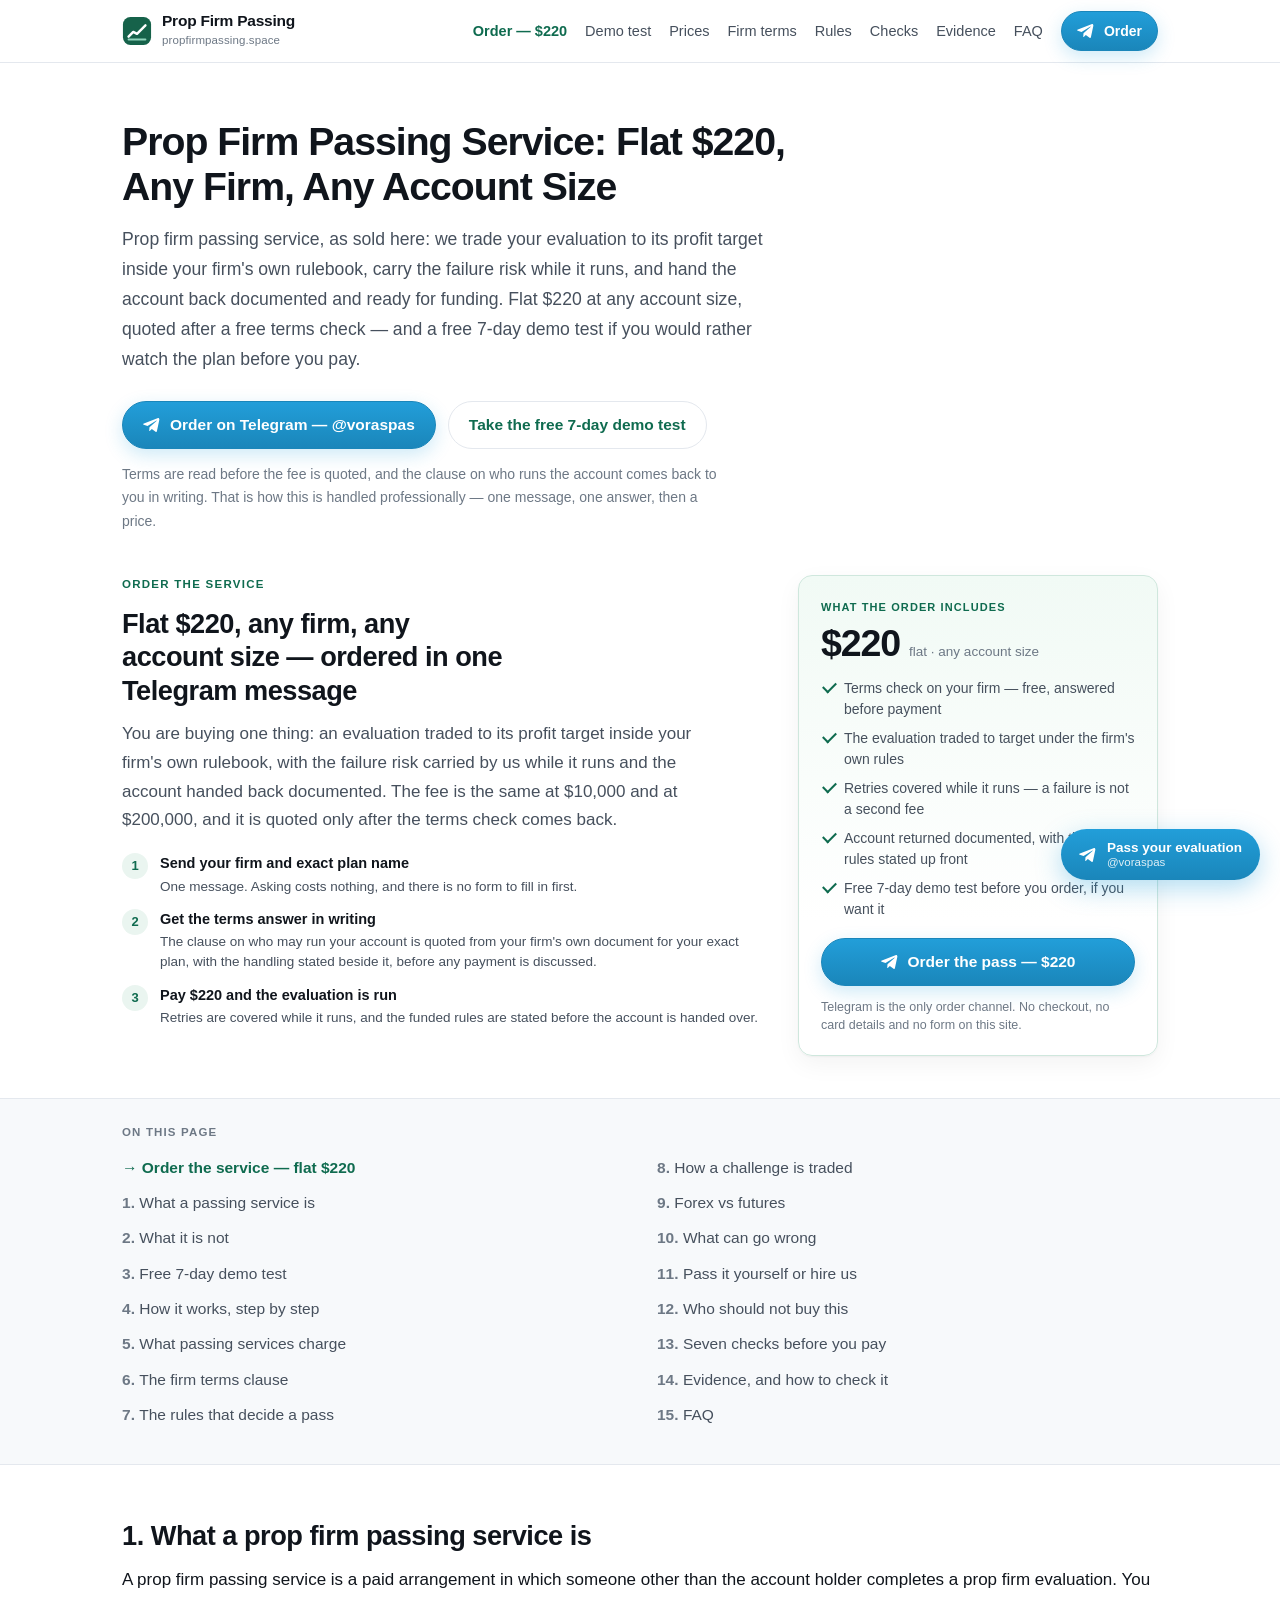
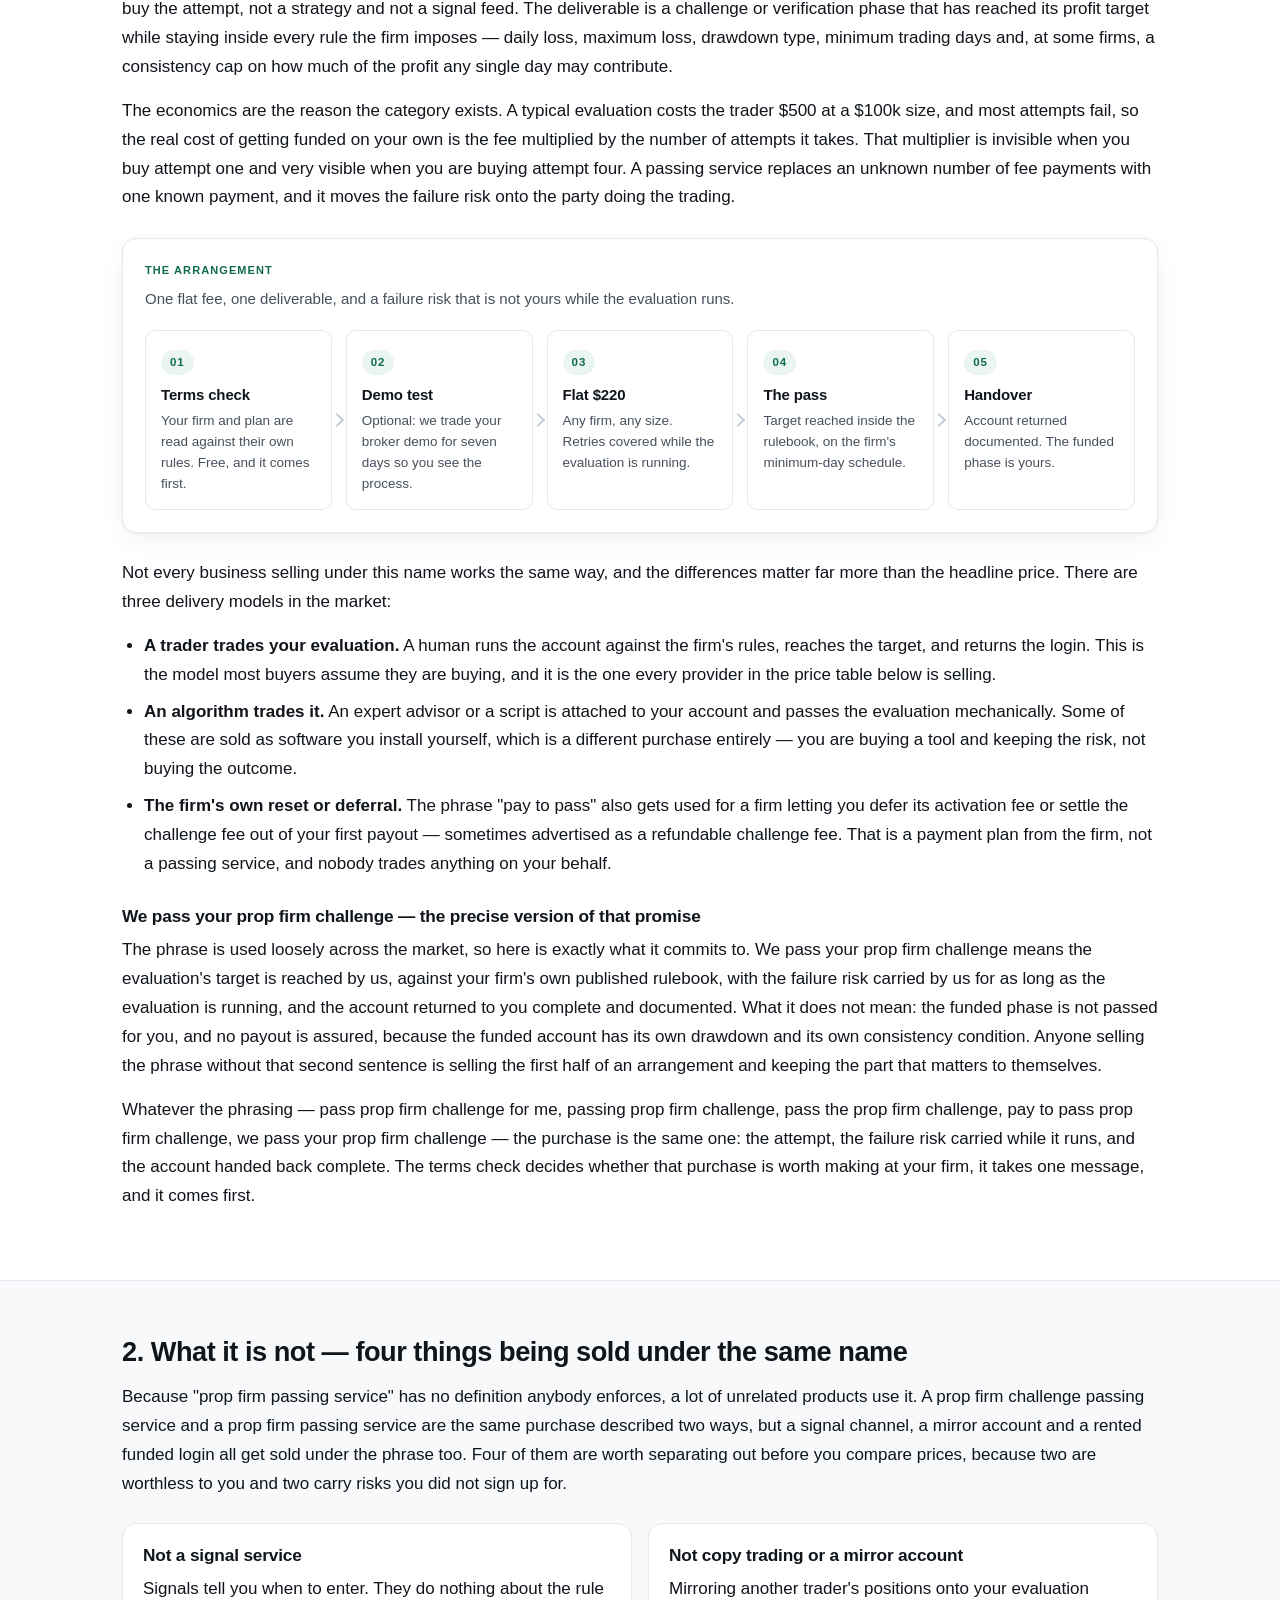
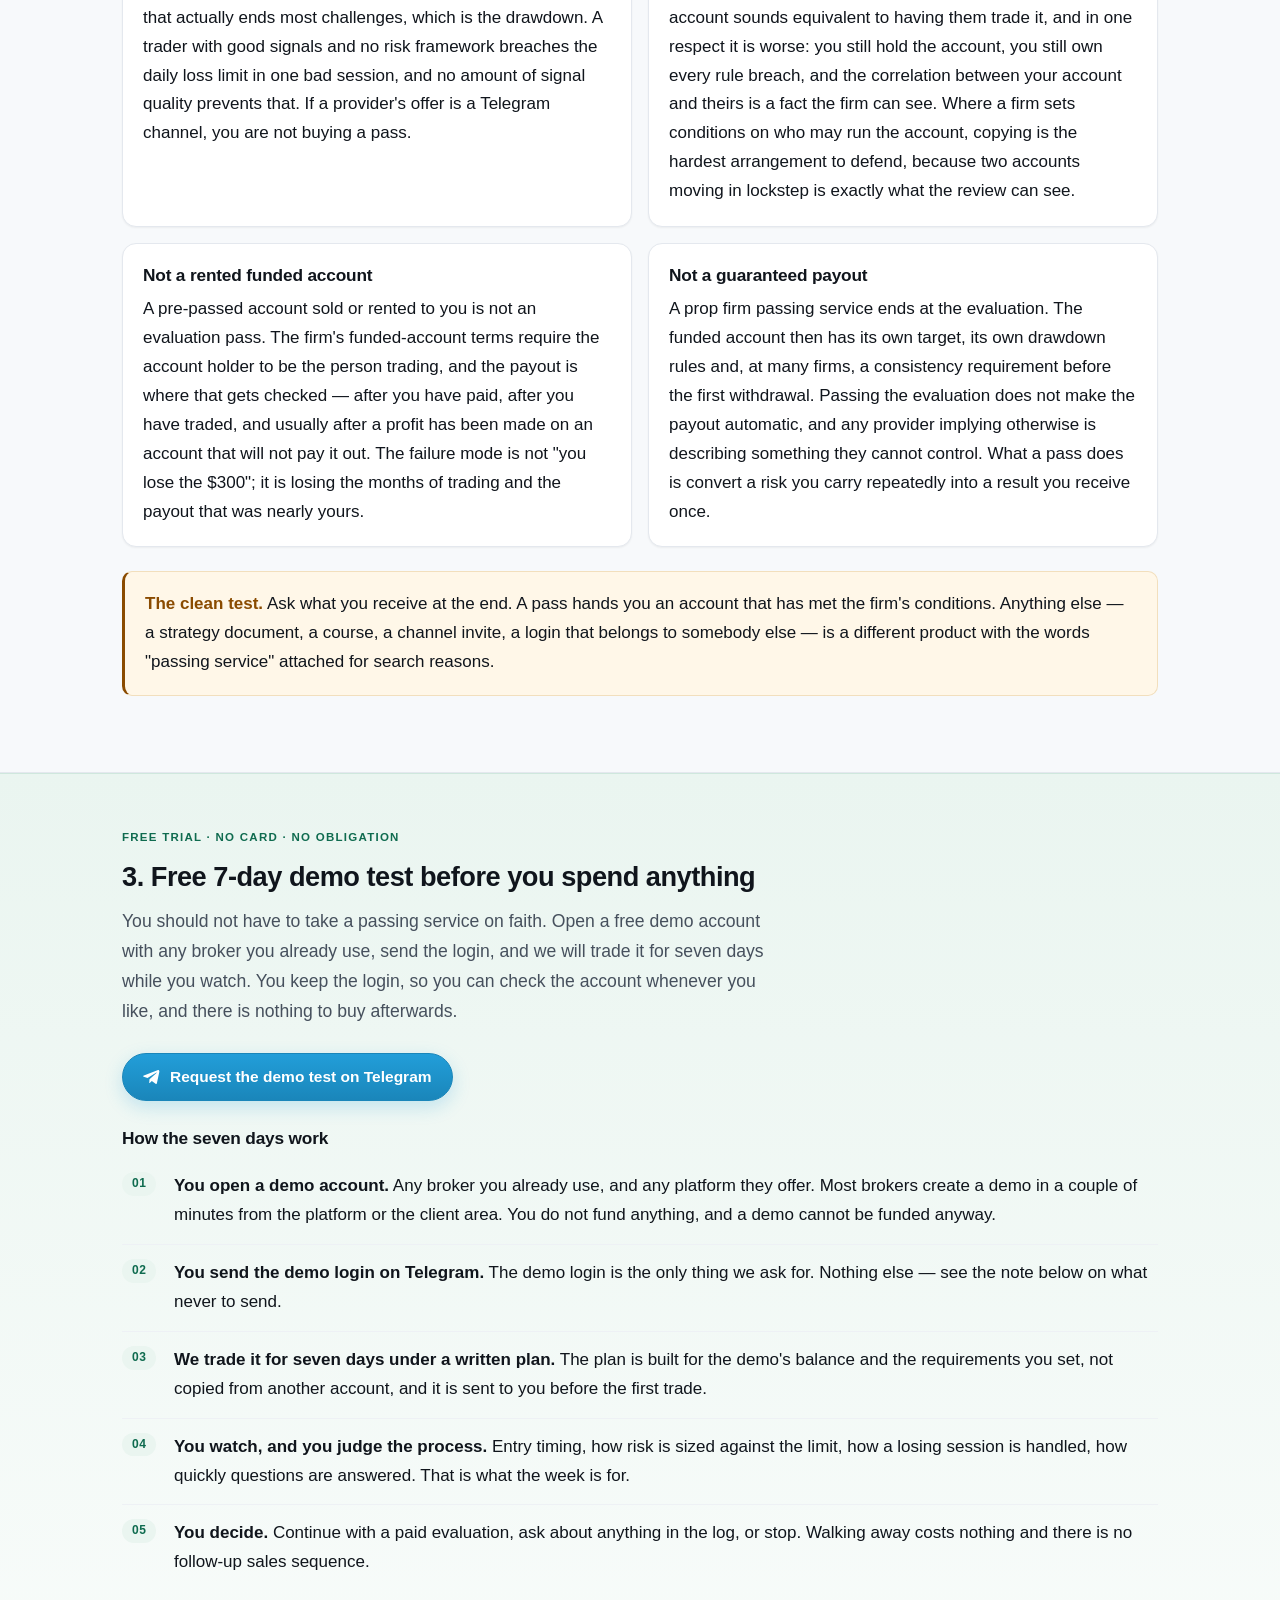
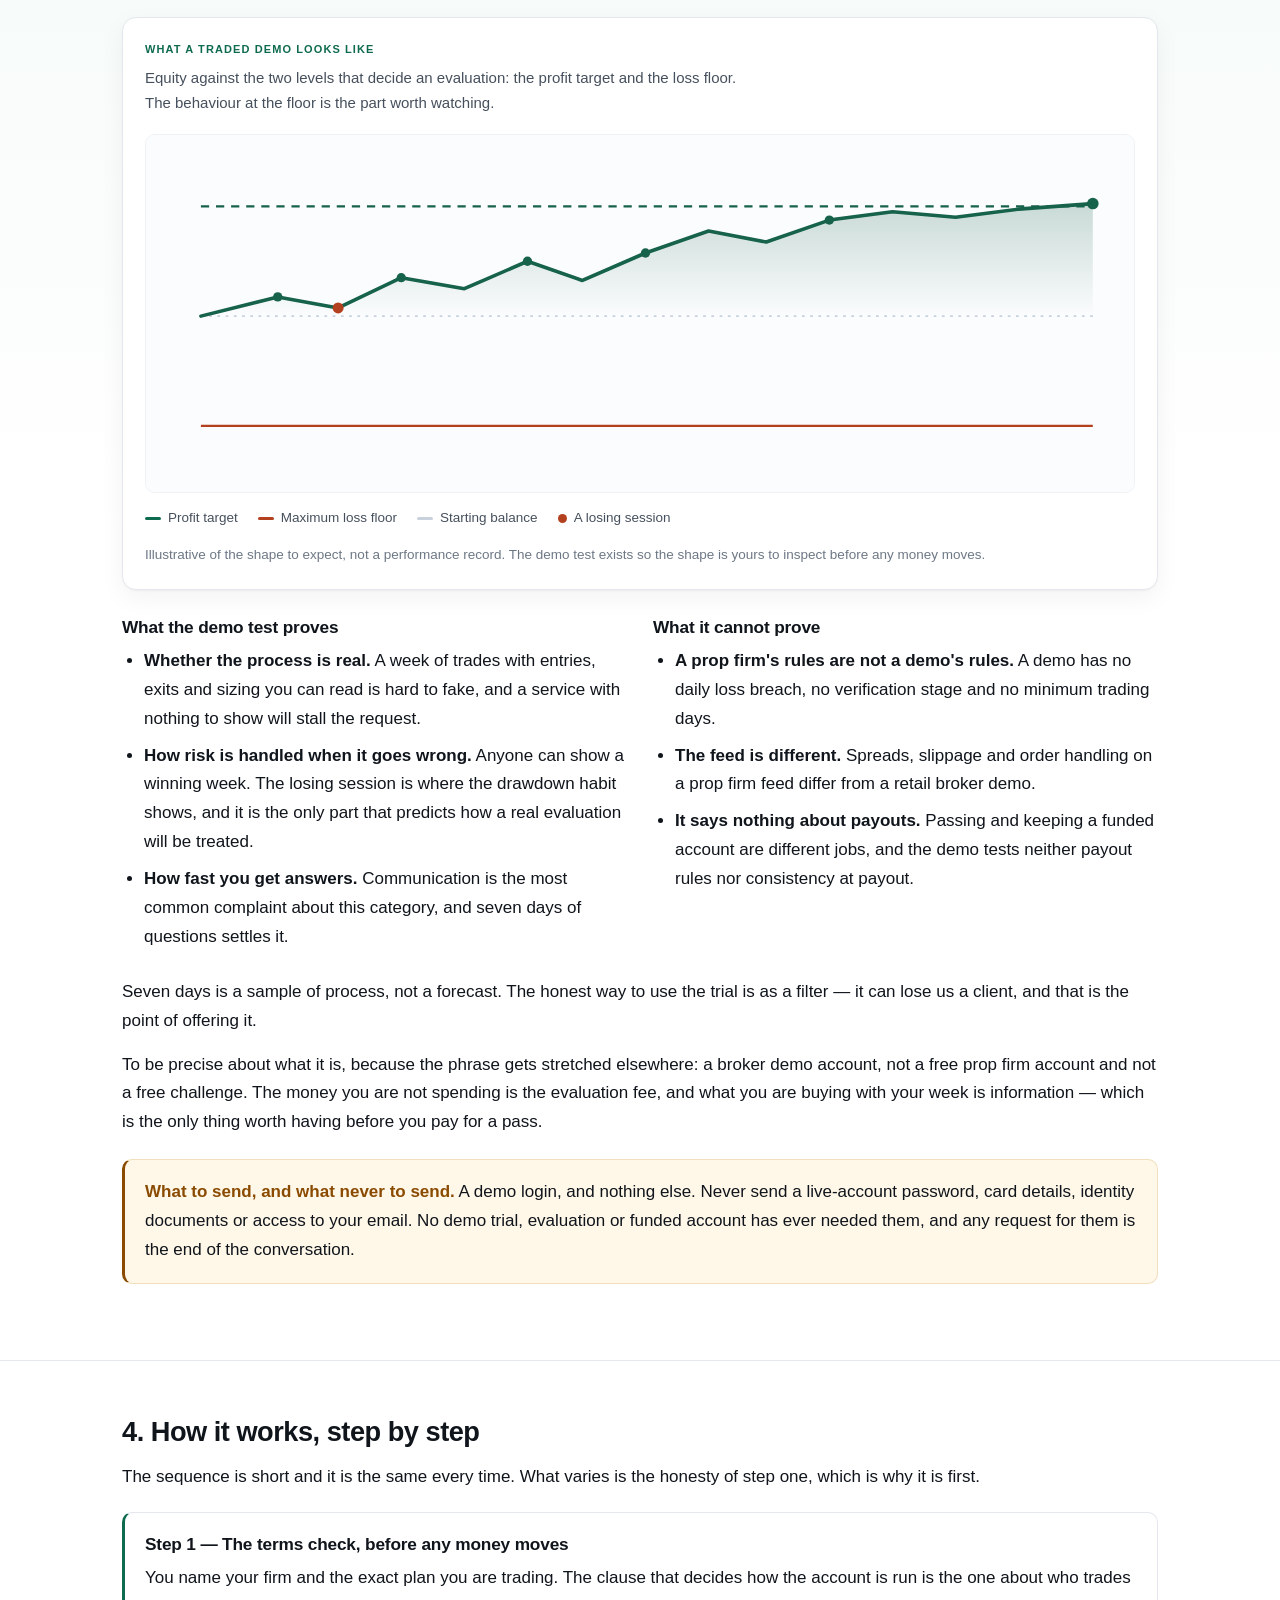
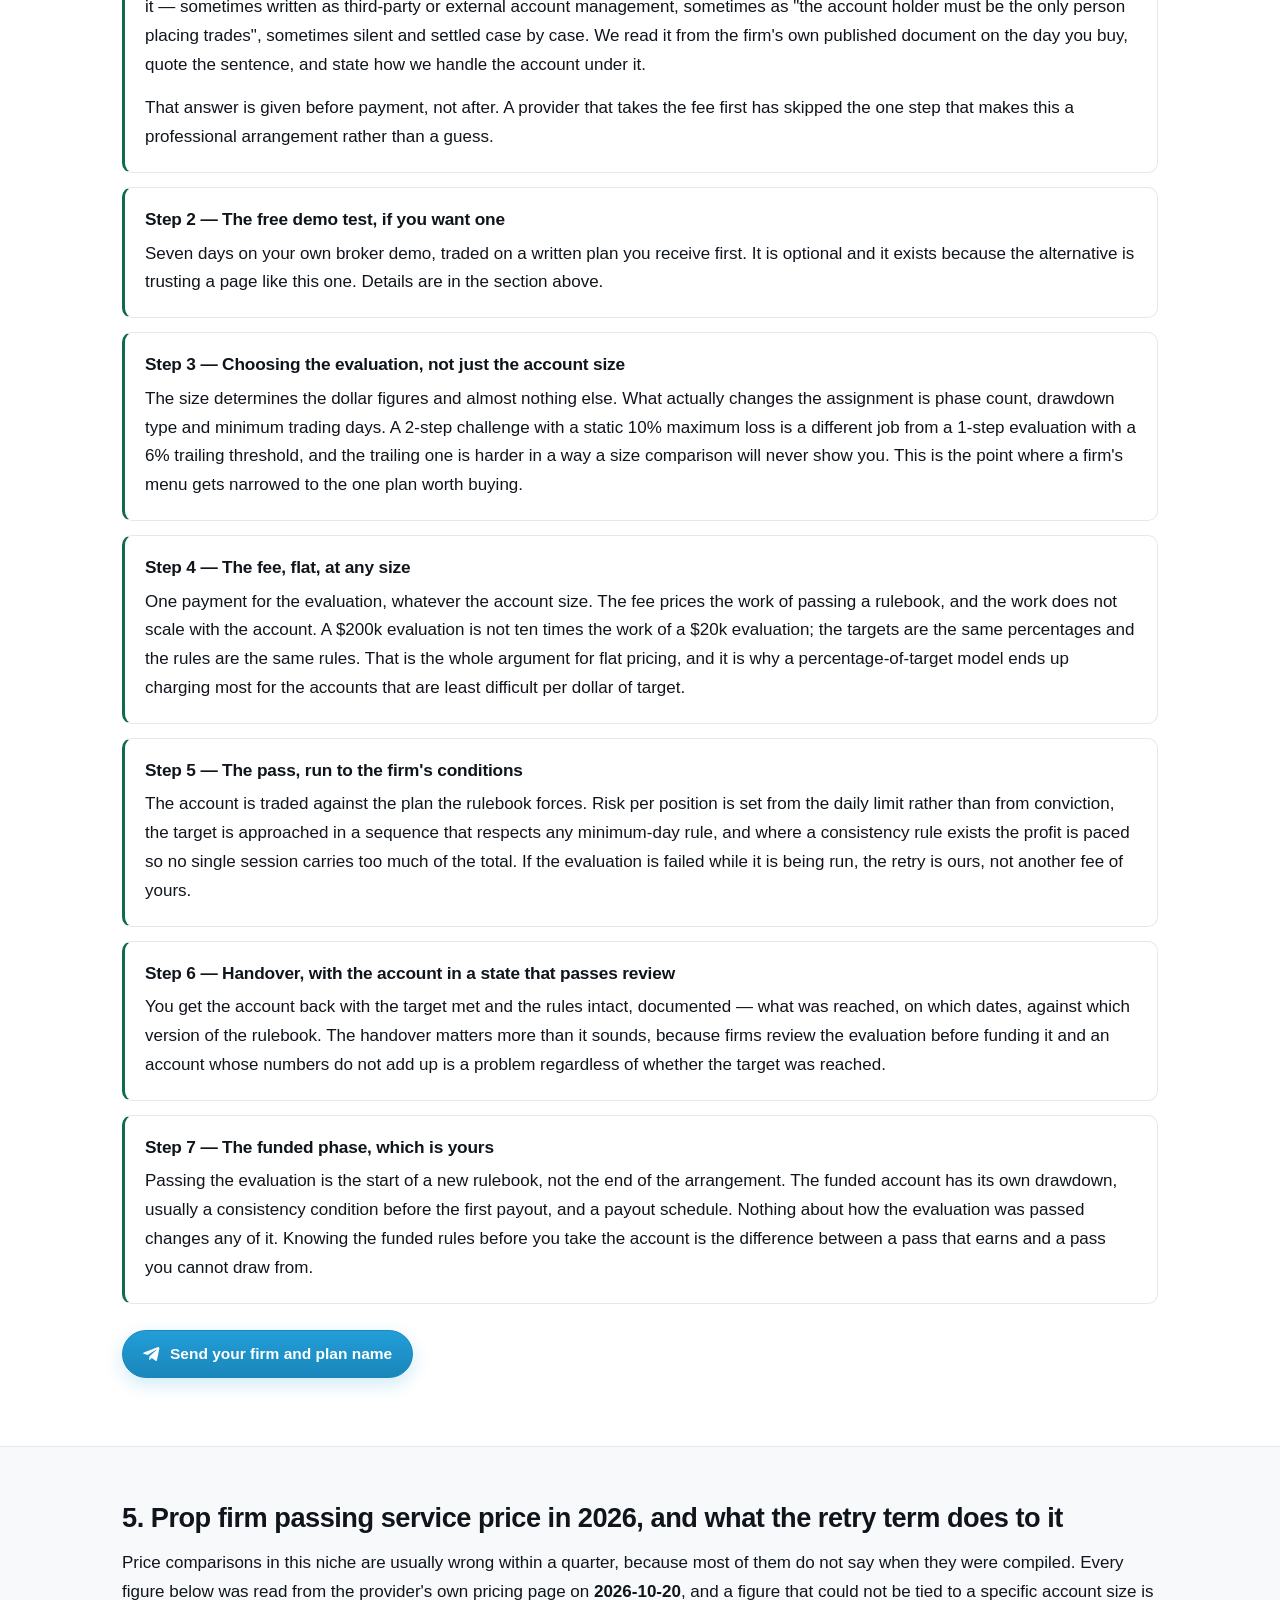
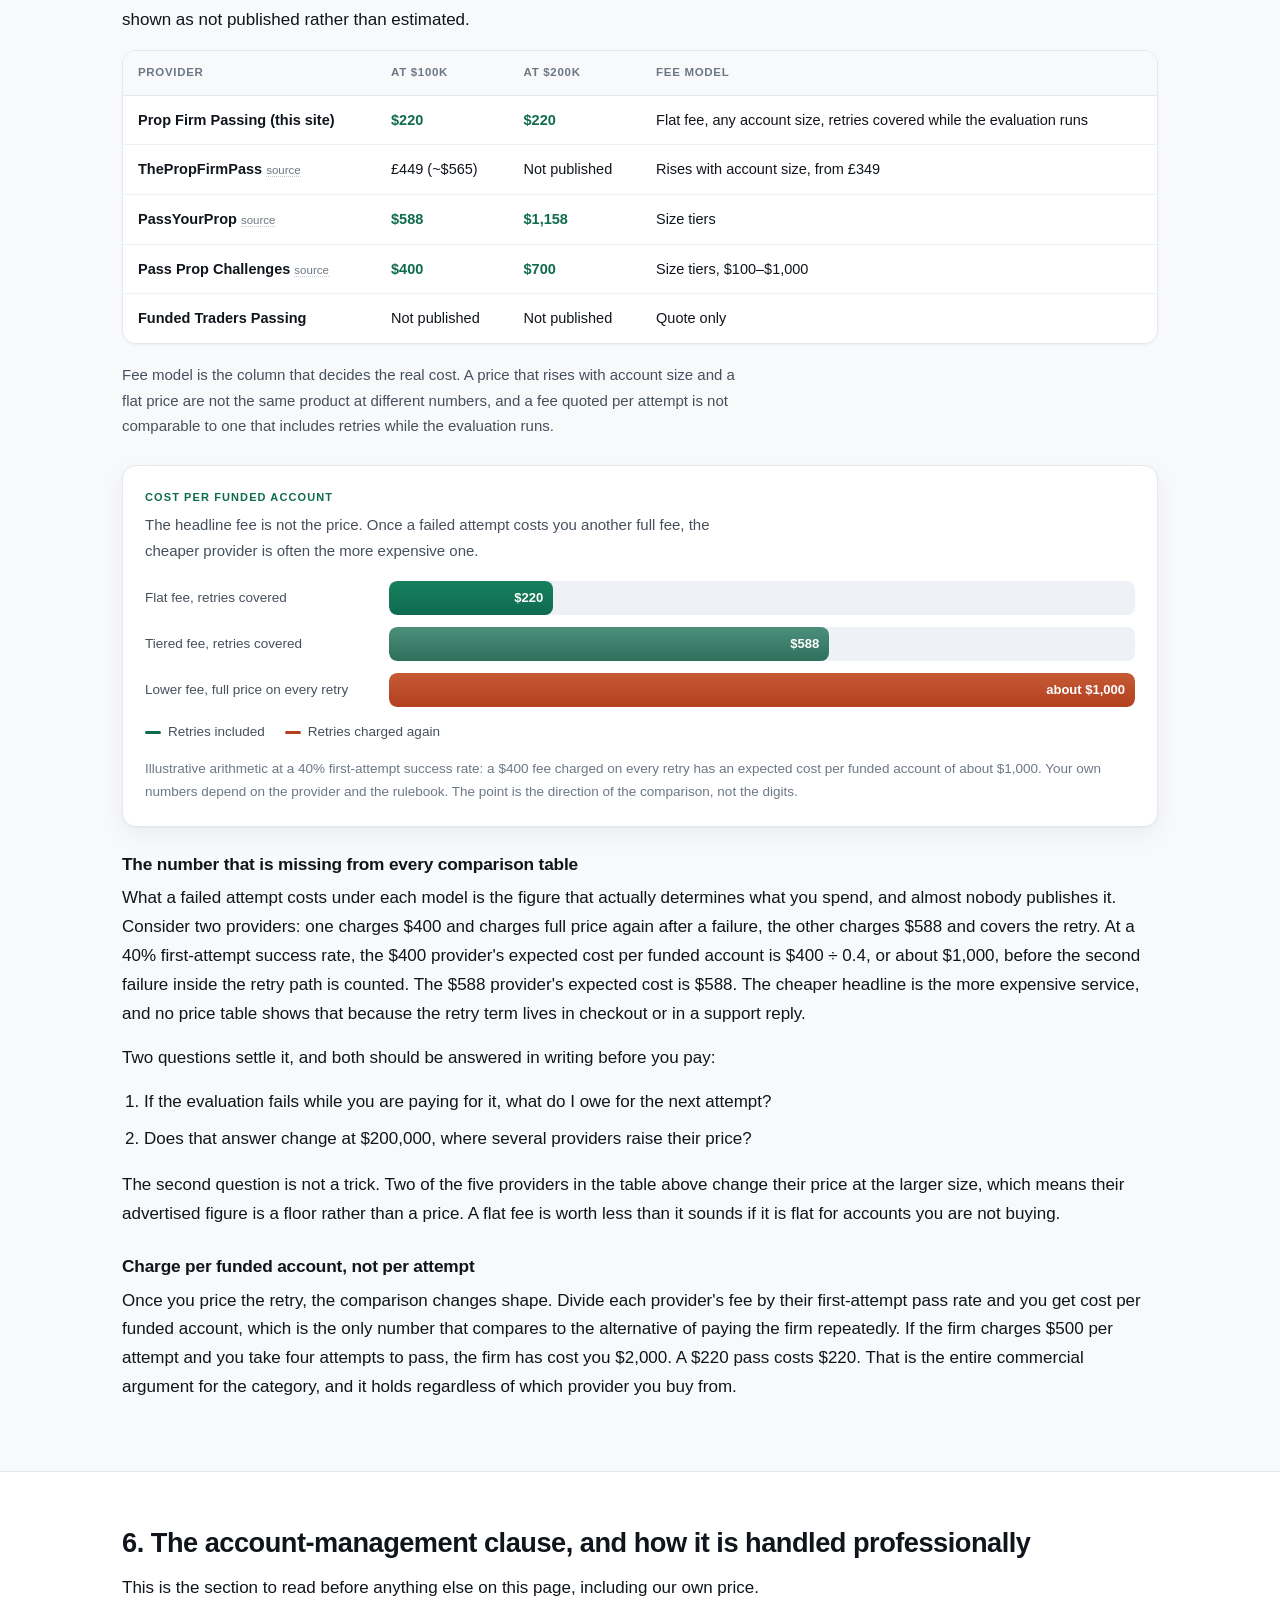
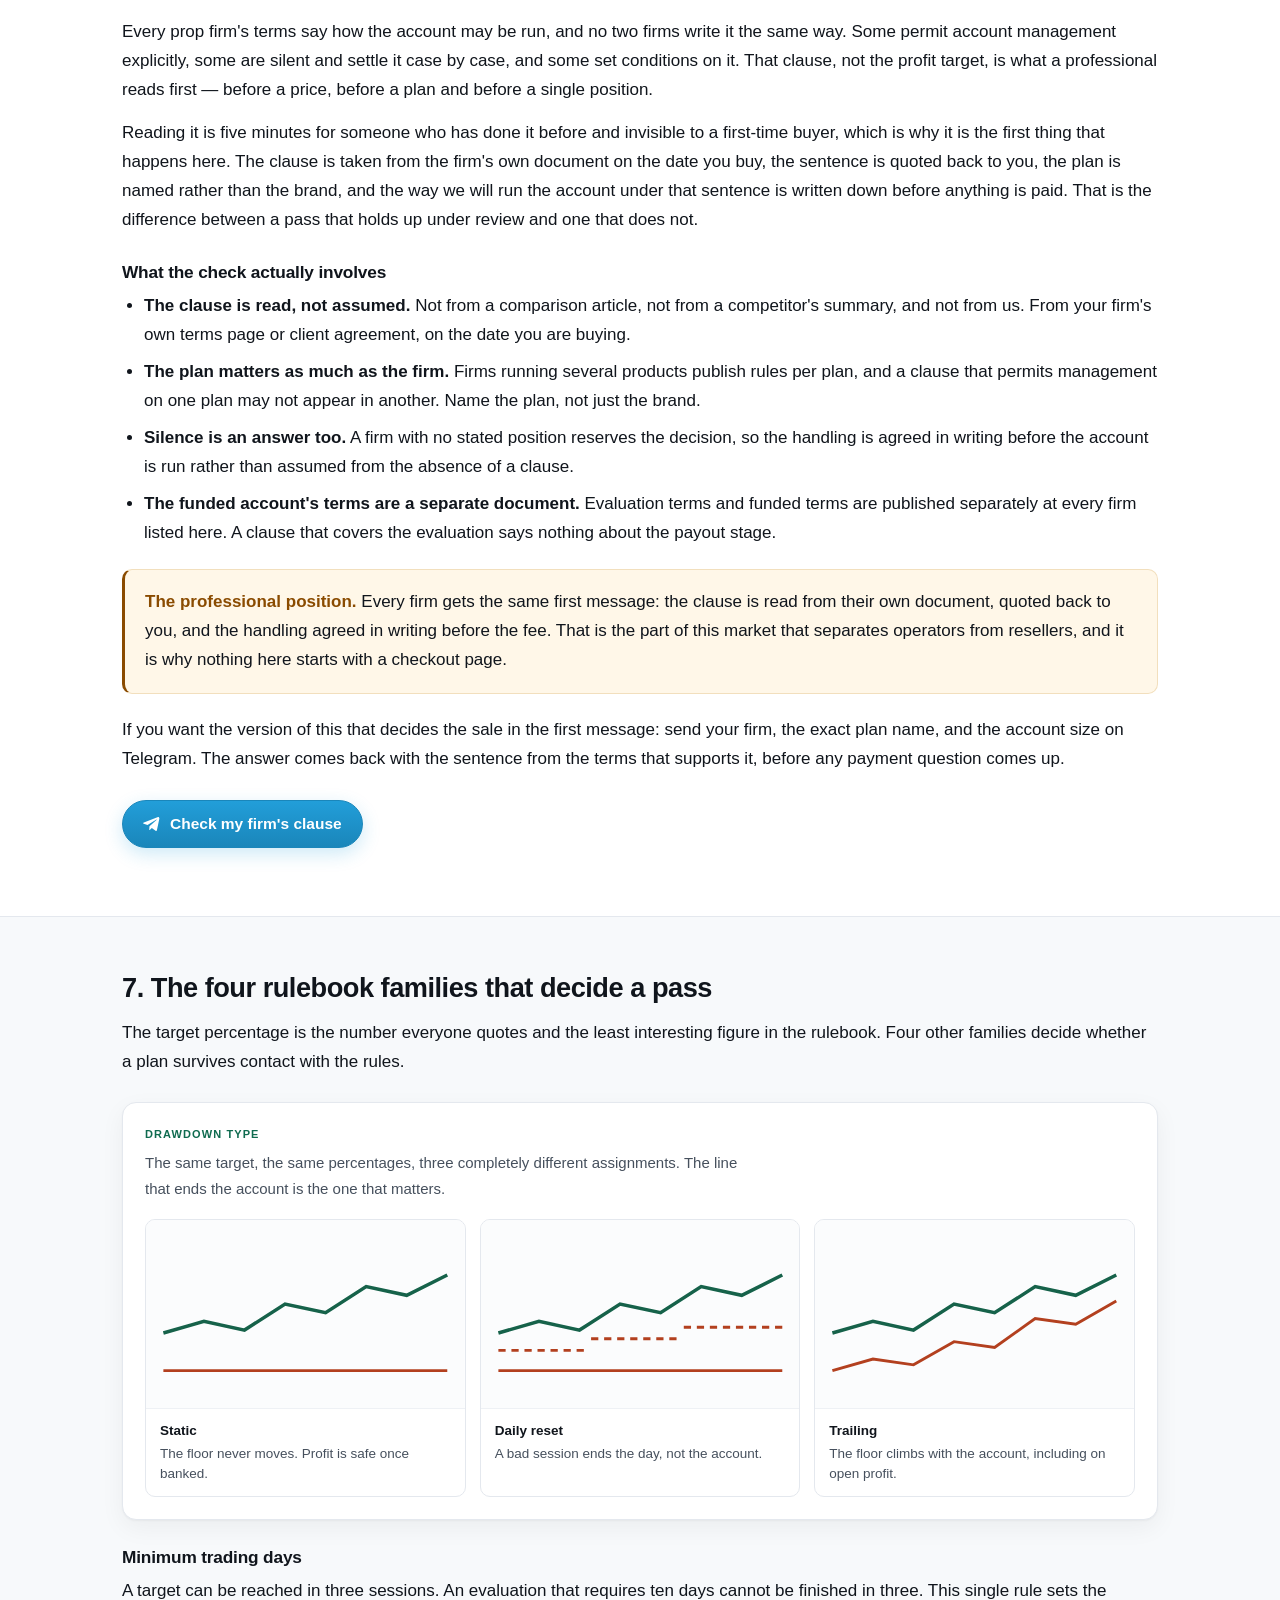
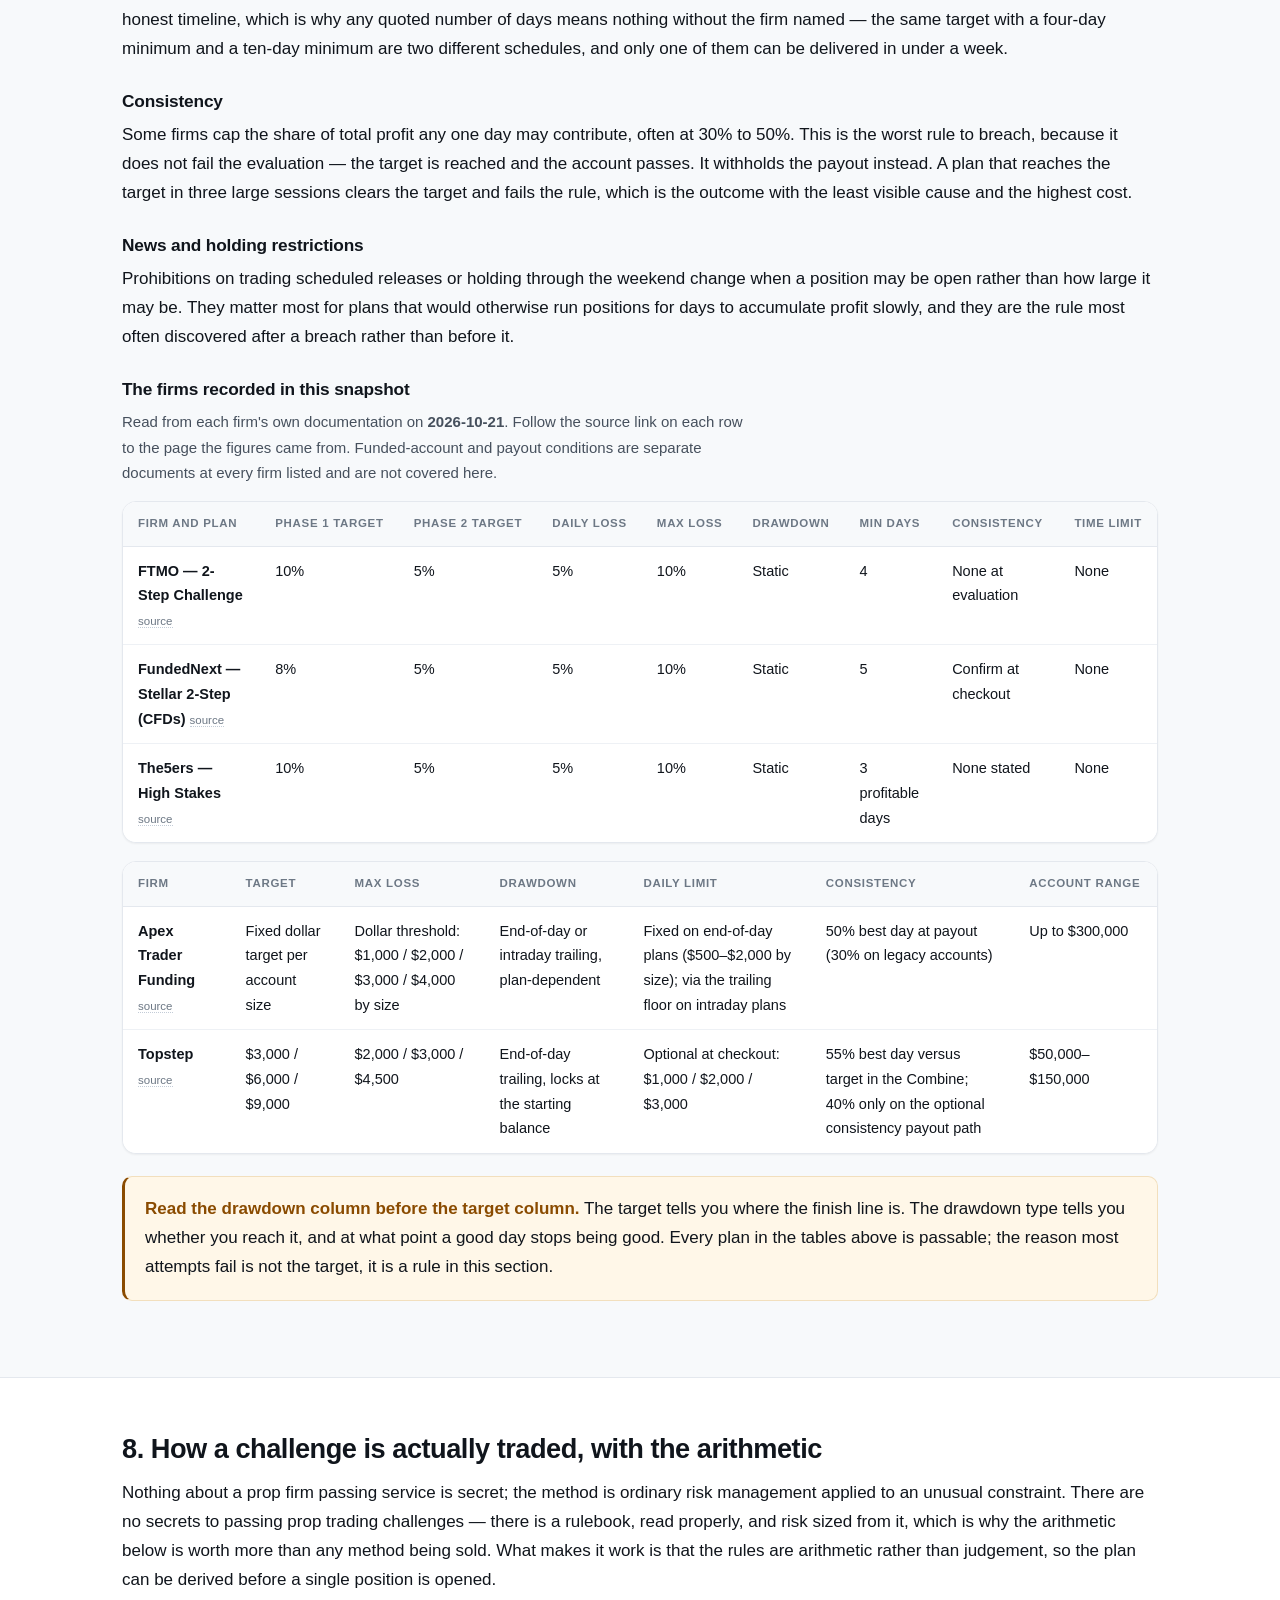
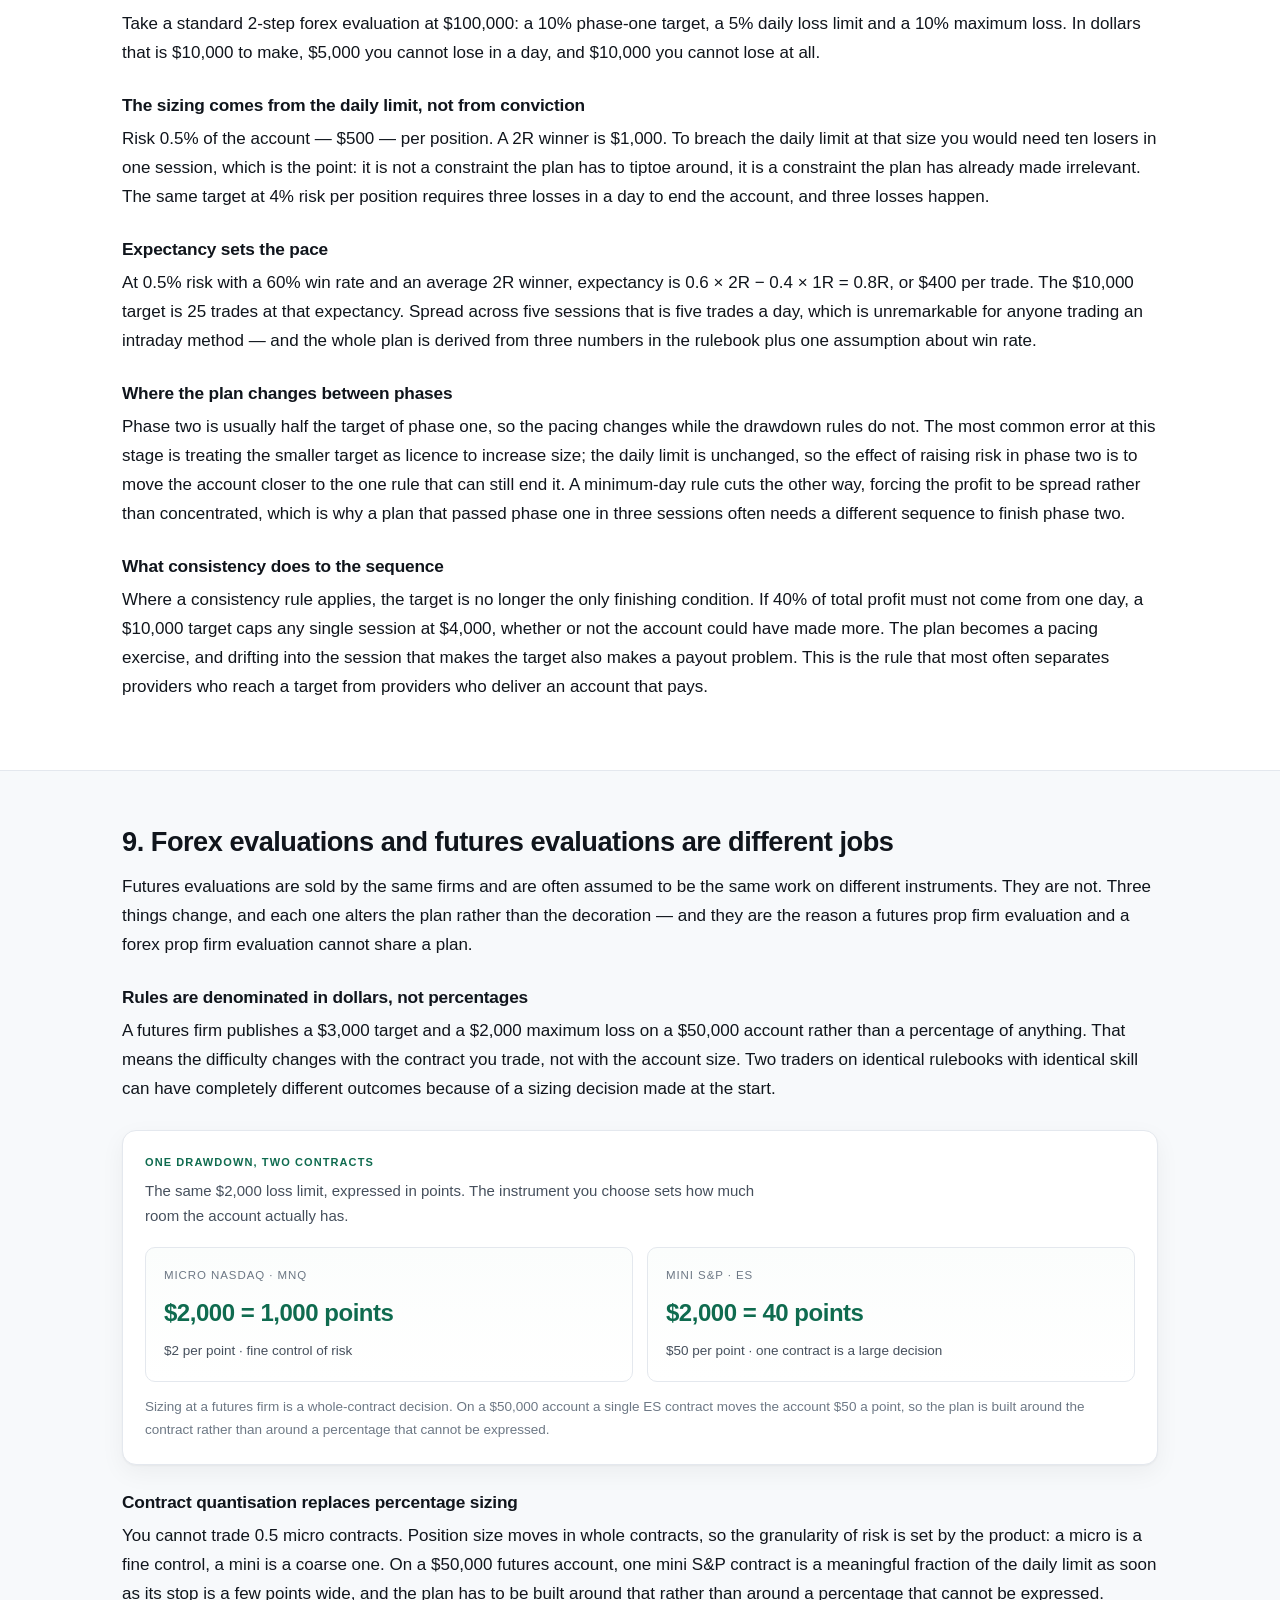
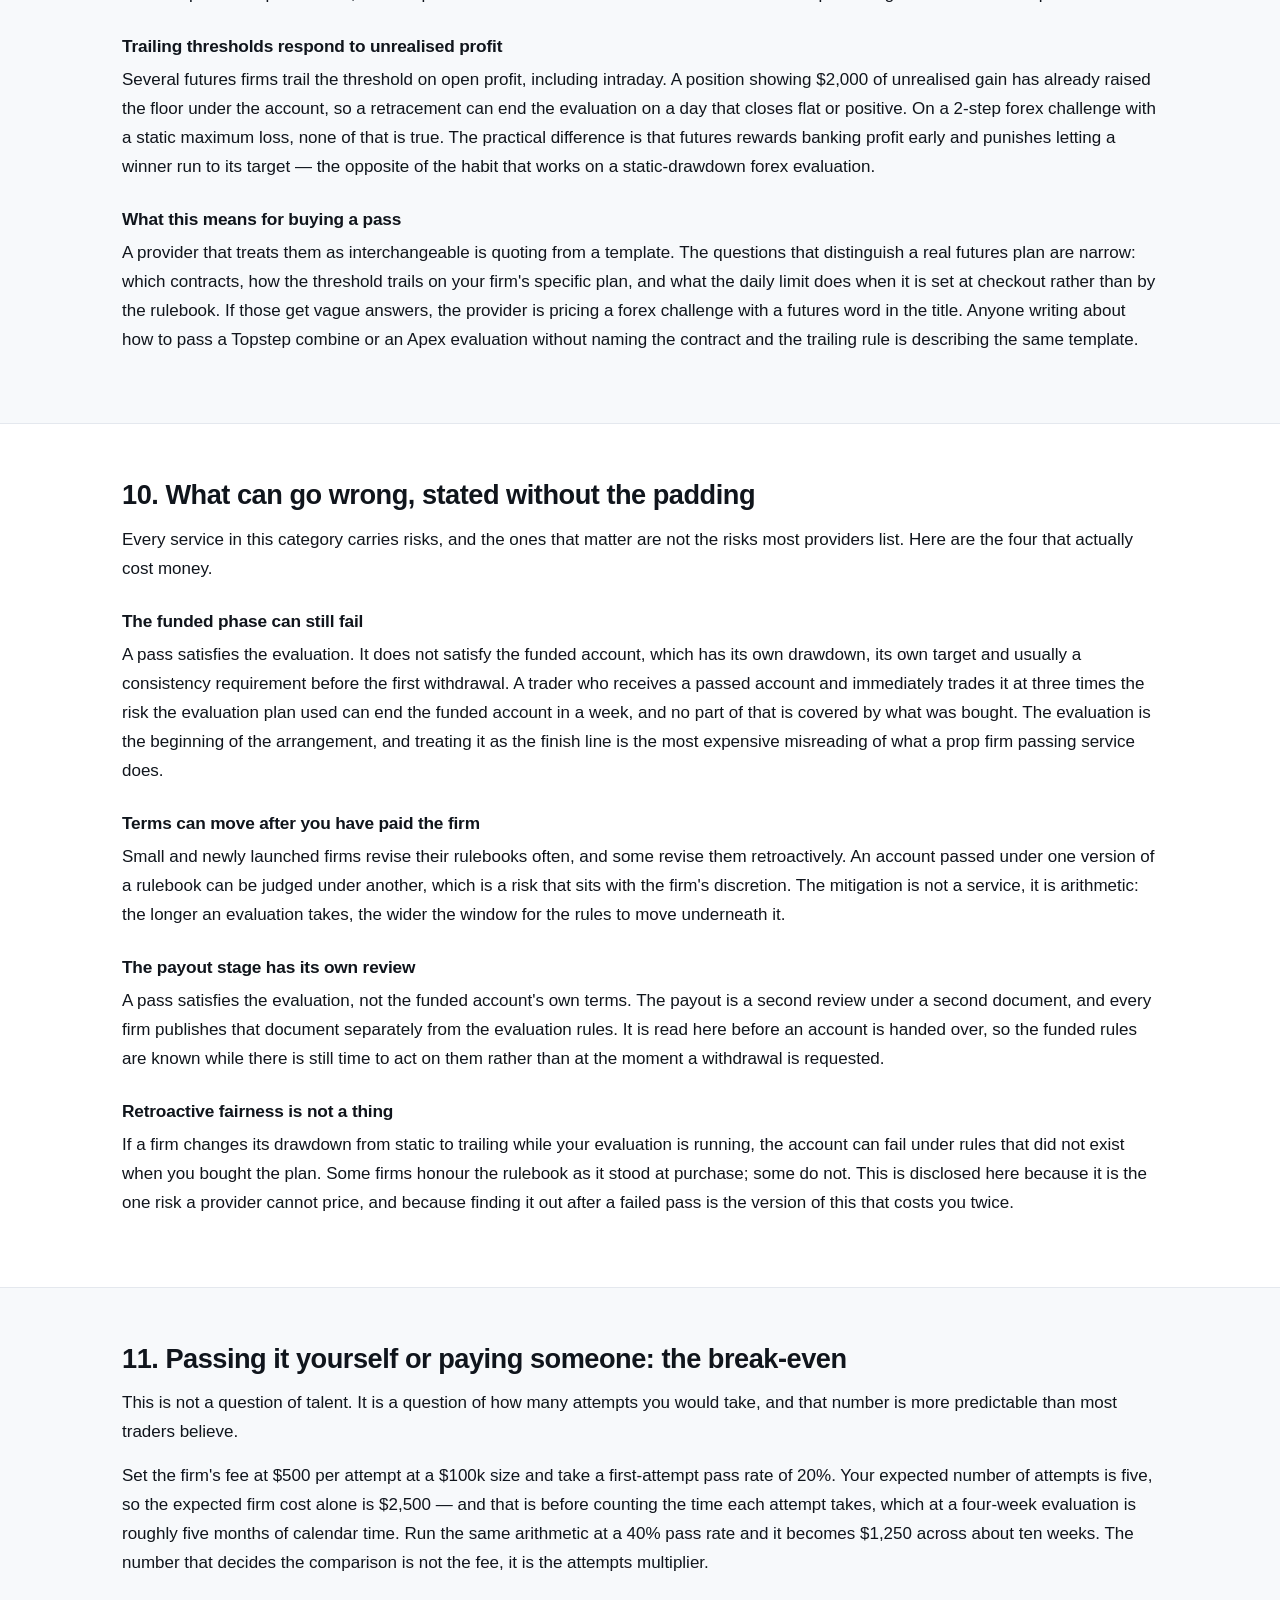
<file: docs/index.html>
<!DOCTYPE html>
<html lang="en">
<head>
<meta charset="utf-8">
<meta name="viewport" content="width=device-width, initial-scale=1">
<title>Prop Firm Passing Service: Flat $220, Any Firm, Any Size</title>
<meta name="description" content="Prop firm passing service: your evaluation traded to target for a flat $220 at any account size. Free 7-day demo test, retries covered, firm rules checked first.">
<link rel="canonical" href="https://propfirmpassing.space/">
<meta name="robots" content="index, follow">
<meta property="og:type" content="website">
<meta property="og:title" content="Prop Firm Passing Service: Flat $220, Any Firm, Any Size">
<meta property="og:description" content="Prop firm passing service: your evaluation traded to target for a flat $220 at any account size. Free 7-day demo test, retries covered, firm rules checked first.">
<meta property="og:url" content="https://propfirmpassing.space/">
<meta property="og:site_name" content="Prop Firm Passing">
<meta name="twitter:card" content="summary">
<meta name="theme-color" content="#0f4a37">
<meta name="google-site-verification" content="google21a9e6a0ea2d4d8a">
<link rel="stylesheet" href="/assets/style.css">
<script type="application/ld+json">
{
  "@context": "https://schema.org",
  "@graph": [
    {
      "@type": "Organization",
      "@id": "https://propfirmpassing.space/#organization",
      "name": "Prop Firm Passing",
      "url": "https://propfirmpassing.space/",
      "sameAs": [
        "https://t.me/voraspas"
      ],
      "description": "Managed prop firm evaluation passing service."
    },
    {
      "@type": "WebSite",
      "@id": "https://propfirmpassing.space/#website",
      "url": "https://propfirmpassing.space/",
      "name": "Prop Firm Passing",
      "description": "Prop firm passing service: your evaluation traded to target for a flat $220 at any account size. Free 7-day demo test, retries covered, firm rules checked first.",
      "inLanguage": "en",
      "dateModified": "2026-10-28",
      "publisher": {
        "@id": "https://propfirmpassing.space/#organization"
      }
    },
    {
      "@type": "Service",
      "@id": "https://propfirmpassing.space/#service",
      "name": "Prop firm passing service",
      "serviceType": "Prop firm evaluation passing",
      "description": "Completion of a prop firm evaluation to its profit target under the firm's own rules, for a flat fee at any account size, subject to the firm's terms permitting third-party account management. A free seven-day demo test is available before purchase.",
      "url": "https://propfirmpassing.space/",
      "areaServed": "Worldwide",
      "provider": {
        "@id": "https://propfirmpassing.space/#organization"
      },
      "offers": {
        "@type": "Offer",
        "price": "220",
        "priceCurrency": "USD",
        "availability": "https://schema.org/InStock",
        "url": "https://t.me/voraspas"
      }
    },
    {
      "@type": "FAQPage",
      "mainEntity": [
        {
          "@type": "Question",
          "name": "What is a prop firm passing service?",
          "acceptedAnswer": {
            "@type": "Answer",
            "text": "It is a paid arrangement where someone other than you completes a prop firm evaluation. You buy the attempt rather than a strategy or signals. The deliverable is a challenge or verification phase that has reached its profit target while staying inside every rule the firm sets — daily loss, maximum loss, drawdown type, minimum trading days and any consistency cap on how much profit one day may contribute. The fee prices the work of passing a rulebook, which is why it does not scale with the account size."
          }
        },
        {
          "@type": "Question",
          "name": "How much does a prop firm passing service cost?",
          "acceptedAnswer": {
            "@type": "Answer",
            "text": "In 2026, published prices at a $100,000 account run from $220 flat to $588 on tiered models, with one provider at roughly $565 in converted pounds and one that quotes per client without publishing anything. What matters more than the headline is the fee model: whether the price rises with account size, and whether a failed attempt costs you another full fee. A provider charging less per attempt but full price on retries is usually the more expensive service once the retry is priced in."
          }
        },
        {
          "@type": "Question",
          "name": "Is a prop firm passing service allowed?",
          "acceptedAnswer": {
            "@type": "Answer",
            "text": "That is answered by your firm's own document, not by a comparison article and not by the provider selling you the pass. Wording differs at every firm: some permit account management explicitly, some are silent and settle it case by case, and some set conditions on how the account may be run. The professional version is the one used here — the clause is read for your exact firm and plan, the sentence is quoted back to you, and the handling is stated in writing before any payment."
          }
        },
        {
          "@type": "Question",
          "name": "Will you pass my prop firm challenge for me?",
          "acceptedAnswer": {
            "@type": "Answer",
            "text": "Yes, at any account size for a flat $220. The sequence is: your firm and exact plan name are read first, the clause on who may run the account is quoted from that firm's own document with the handling stated beside it, and the fee only comes up after that. The order is deliberate — the terms answer is the part a professional gives before taking money, not after."
          }
        },
        {
          "@type": "Question",
          "name": "How long does it take to pass a prop firm challenge through a service?",
          "acceptedAnswer": {
            "@type": "Answer",
            "text": "The minimum trading days rule sets the floor, not the target. A target can be reached in three sessions, but an evaluation requiring ten days cannot be finished in three, so the honest timeline is always at least as long as that rule allows. Most 2-step evaluations with a four to five day minimum land inside one to two weeks of trading, and phases are usually run at different paces because phase two has a smaller target under the same drawdown rules."
          }
        },
        {
          "@type": "Question",
          "name": "Which prop firms do you pass challenges for?",
          "acceptedAnswer": {
            "@type": "Answer",
            "text": "Around twenty firms are handled, covering forex and futures, including FTMO, FundedNext, The5ers, Apex Trader Funding and Topstep. Coverage is set by what each firm's own rules say about how the account may be run, read per plan rather than per brand. If your firm is not on the list, the terms are still read, and the answer with the quoted clause comes back before payment either way."
          }
        },
        {
          "@type": "Question",
          "name": "What happens if the evaluation fails while you are running it?",
          "acceptedAnswer": {
            "@type": "Answer",
            "text": "The retry is ours. While an evaluation is being run under the flat fee, a breach of a rule before the target is reached is covered, and the next attempt is not a second charge to you. This is the term to get in writing before paying any provider, because it is the number that decides what the service actually costs: a cheaper fee with full-price retries has a higher expected cost than a higher fee with retries included."
          }
        },
        {
          "@type": "Question",
          "name": "Do I keep the funded account after the pass?",
          "acceptedAnswer": {
            "@type": "Answer",
            "text": "The account is returned to you with the evaluation complete and documented, and the firm funds it under its own funded-account terms. You keep the account, the payouts and the decisions from that point. What the pass does not give you is the funded rulebook practised — the funded account has its own drawdown, target and usually a consistency condition before the first withdrawal, and nothing about how the evaluation was passed changes any of it."
          }
        },
        {
          "@type": "Question",
          "name": "Is a passing service the same as copy trading or signals?",
          "acceptedAnswer": {
            "@type": "Answer",
            "text": "No, and the differences are not cosmetic. Signals tell you when to enter and do nothing about the drawdown rule that ends most challenges. Copy trading leaves you holding the account and owning every rule breach, and where a firm sets conditions on who may run the account, mirroring positions is the hardest arrangement to defend, because two accounts moving in lockstep is what the review can see. A passing service takes the attempt on and carries the failure risk while the evaluation runs."
          }
        },
        {
          "@type": "Question",
          "name": "Is it cheaper to pass the challenge myself?",
          "acceptedAnswer": {
            "@type": "Answer",
            "text": "It depends on how many attempts you would take. At a $500 firm fee and a 20% first-attempt pass rate, the expected cost of doing it yourself is five attempts, or about $2,500, plus roughly five months of calendar time. At a 40% rate it is about $1,250 across ten weeks. A flat $220 fee is under half the cost of a single attempt at a $100k size. If your own pass rate is high, the arithmetic moves decisively the other way and doing it yourself is cheaper."
          }
        },
        {
          "@type": "Question",
          "name": "Can you pass a futures evaluation like Apex or Topstep?",
          "acceptedAnswer": {
            "@type": "Answer",
            "text": "Yes, and futures evaluations are a different job rather than the same job on different instruments. Their rules are denominated in dollars rather than percentages, which means difficulty changes with the contract you trade: a $2,000 drawdown is 1,000 points at one micro Nasdaq contract and 40 points at one S&P mini. Several futures firms also trail the threshold on open profit, so letting a winner run can end the account even on a day that closes positive."
          }
        },
        {
          "@type": "Question",
          "name": "What do you need from me to start?",
          "acceptedAnswer": {
            "@type": "Answer",
            "text": "Your firm, the exact plan name and the account size. The plan matters as much as the brand, because firms running several products publish rules per plan, and a clause that permits account management on one plan may not appear in another. Nothing is paid at this stage: the clause is read from the firm's own document, the relevant sentence comes back to you, and the fee only becomes relevant once the answer is yes."
          }
        },
        {
          "@type": "Question",
          "name": "Can a funded account be voided after being passed?",
          "acceptedAnswer": {
            "@type": "Answer",
            "text": "Yes, because the payout is a second review under the funded document, not the evaluation one. Every firm publishes those terms separately, and a completed evaluation does not override them. That is why the funded rules are read and explained here before an account is handed over, while there is still time to act on them — keeping the account afterwards is a separate job with its own drawdown and payout conditions."
          }
        },
        {
          "@type": "Question",
          "name": "Does the price change at larger account sizes?",
          "acceptedAnswer": {
            "@type": "Answer",
            "text": "Not here. The fee is flat at any size from $10,000 to $300,000, because the work is the same work: the targets are the same percentages and the rules are the same rules. Several providers in the market charge by size tier, with prices rising at $200,000, and one does not publish a price at all. A flat fee is only meaningful if it is genuinely flat for the size you are actually buying, which is the second question to ask any provider."
          }
        },
        {
          "@type": "Question",
          "name": "What is the best prop firm passing service?",
          "acceptedAnswer": {
            "@type": "Answer",
            "text": "There is no ranked answer in this category worth trusting, including one from us. What can be compared is measurable: whether the provider publishes a price at each account size, whether a failed attempt costs you a second full fee, whether they read your firm's clause and quote it before quoting a price, whether a funded payout is promised anywhere, and whether they will trade a demo for you before you pay. A provider that fails any of those is not a candidate whatever its reviews say. Cheap and reliable are separate claims and often point in opposite directions here: the lowest published fee is frequently the one that charges you again after a failure, and reliability is measured by what happens when an evaluation fails, not by how a pass is advertised. Legit is not a label any provider can award itself — it is what the checks below are for. Price is the last item to compare, not the first."
          }
        },
        {
          "@type": "Question",
          "name": "Are prop firm passing service reviews trustworthy?",
          "acceptedAnswer": {
            "@type": "Answer",
            "text": "Treat reviews in this category as advertising by default, because most are — including pages that read as independent comparisons. The sites ranking for this phrase are usually affiliate pages selling the service they appear to be assessing, which is why the recommended provider changes from one review to the next. What you can check independently: the provider's Trustpilot or equivalent profile, its review count and the dates on them, whether its own pages agree about the price, and whether anyone will trade a demo for you first. Our own position is stated in the disclosure at the bottom of this page."
          }
        },
        {
          "@type": "Question",
          "name": "Is a prop firm passing service legal?",
          "acceptedAnswer": {
            "@type": "Answer",
            "text": "Hiring someone to trade your own evaluation account is not unlawful. The real constraint is your firm's own terms rather than the law, which is why they are read first and quoted back to you here. Whether the arrangement is one your firm's document contemplates is a question about that document, not about a statute, and it is answered for your firm and plan before any payment rather than discovered afterwards."
          }
        },
        {
          "@type": "Question",
          "name": "What is a trailing drawdown, and why does it decide a pass?",
          "acceptedAnswer": {
            "@type": "Answer",
            "text": "A trailing drawdown is a maximum loss limit that climbs as the account climbs, rather than staying fixed below the starting balance. On the strictest version the threshold trails unrealised profit, so a position showing a gain has already raised the floor and a retracement can end the account on a day that closes flat or positive. It is the most common reason a plan that works elsewhere fails: the same target and the same percentages are a different job under a trailing drawdown than under a static one."
          }
        },
        {
          "@type": "Question",
          "name": "Do you offer funded account management as well as passing?",
          "acceptedAnswer": {
            "@type": "Answer",
            "text": "Funded account management is a different service with a different risk profile, because it puts someone else's hands on an account that pays you, and the funded document is separate from the evaluation one. We do not sell it as a standard option, and the same first step applies: the funded terms are read and the handling is agreed before anything is traded. What a pass leaves you with is your own account and your own decisions about it."
          }
        },
        {
          "@type": "Question",
          "name": "Can I pay to pass a prop firm challenge, or is that a scam?",
          "acceptedAnswer": {
            "@type": "Answer",
            "text": "Both exist, which is why the phrase needs splitting. Paying a provider to trade your evaluation is a real service with a real deliverable. Paying a firm to defer its own fee is a payment plan, and paying anyone for a guaranteed pass is a contradiction, because the outcome depends on a rulebook the provider does not control and can change mid-evaluation. The test in every case is the same two questions: what do you receive, and what does it cost if it fails?"
          }
        }
      ]
    }
  ]
}
</script>
</head>
<body>
<a class="skip" href="#main">Skip to content</a>
<header class="site-head">
  <div class="wrap head-inner">
    <a class="brand" href="/">
      <svg class="mark" viewBox="0 0 32 32" width="30" height="30" aria-hidden="true" focusable="false"><rect x="1" y="1" width="30" height="30" rx="8" fill="#16624a"/><path d="M7 22 L12 17 L16 19 L25 10" fill="none" stroke="#ffffff" stroke-width="2.6" stroke-linecap="round" stroke-linejoin="round"/><line x1="7" y1="25" x2="25" y2="25" stroke="#8fd3bb" stroke-width="2" stroke-linecap="round"/></svg>
      <span class="brand-text"><span class="brand-name">Prop Firm Passing</span><span class="brand-sub">propfirmpassing.space</span></span>
    </a>
    <nav class="site-nav" aria-label="Sections">
      <a class="nav-order" href="#order">Order — $220</a>
      <a href="#demo">Demo test</a>
      <a href="#cost">Prices</a>
      <a href="#firms">Firm terms</a>
      <a href="#rules">Rules</a>
      <a href="#verify">Checks</a>
      <a href="#proof">Evidence</a>
      <a href="#faq">FAQ</a>
      <a class="btn btn-tg btn-sm" href="https://t.me/voraspas" target="_blank" rel="noopener"><svg class="tg-icon" viewBox="0 0 24 24" width="18" height="18" aria-hidden="true" focusable="false"><path fill="currentColor" d="M21.94 4.3 18.6 20.1c-.25 1.1-.9 1.38-1.82.86l-5.03-3.7-2.43 2.34c-.27.27-.5.5-1.02.5l.36-5.13 9.34-8.44c.4-.36-.09-.56-.63-.2L6.02 13.2.99 11.63c-1.1-.34-1.12-1.1.23-1.63L20.1 2.77c.91-.34 1.71.2 1.4 1.53Z"/></svg><span>Order</span></a>
    </nav>
  </div>
</header>
<main id="main">
<section class="intro">
  <div class="wrap">
    <h1>Prop Firm Passing Service: Flat $220, Any Firm, Any Account Size</h1>
    <p class="lede">Prop firm passing service, as sold here: we trade your evaluation to its profit target inside your firm's own rulebook, carry the failure risk while it runs, and hand the account back documented and ready for funding. Flat $220 at any account size, quoted after a free terms check — and a free 7-day demo test if you would rather watch the plan before you pay.</p>
    <div class="cta-row">
      <a class="btn btn-tg" href="https://t.me/voraspas" target="_blank" rel="noopener"><svg class="tg-icon" viewBox="0 0 24 24" width="18" height="18" aria-hidden="true" focusable="false"><path fill="currentColor" d="M21.94 4.3 18.6 20.1c-.25 1.1-.9 1.38-1.82.86l-5.03-3.7-2.43 2.34c-.27.27-.5.5-1.02.5l.36-5.13 9.34-8.44c.4-.36-.09-.56-.63-.2L6.02 13.2.99 11.63c-1.1-.34-1.12-1.1.23-1.63L20.1 2.77c.91-.34 1.71.2 1.4 1.53Z"/></svg><span>Order on Telegram — @voraspas</span></a>
      <a class="btn btn-ghost" href="#demo">Take the free 7-day demo test</a>
    </div>
    <p class="micro">Terms are read before the fee is quoted, and the clause on who runs the account comes back to you in writing. That is how this is handled professionally — one message, one answer, then a price.</p>
  </div>
</section>

<section class="order-band" id="order">
  <div class="wrap">
    <div class="order-grid">
      <div class="order-copy">
        <p class="eyebrow">Order the service</p>
        <h2 class="order-h">Flat $220, any firm, any account size — ordered in one Telegram message</h2>
        <p>You are buying one thing: an evaluation traded to its profit target inside your firm's own rulebook, with the failure risk carried by us while it runs and the account handed back documented. The fee is the same at $10,000 and at $200,000, and it is quoted only after the terms check comes back.</p>
        <ol class="order-steps">
          <li><span class="order-step-n">1</span><div><strong>Send your firm and exact plan name</strong><p>One message. Asking costs nothing, and there is no form to fill in first.</p></div></li>
          <li><span class="order-step-n">2</span><div><strong>Get the terms answer in writing</strong><p>The clause on who may run your account is quoted from your firm's own document for your exact plan, with the handling stated beside it, before any payment is discussed.</p></div></li>
          <li><span class="order-step-n">3</span><div><strong>Pay $220 and the evaluation is run</strong><p>Retries are covered while it runs, and the funded rules are stated before the account is handed over.</p></div></li>
        </ol>
      </div>
      <aside class="order-card" aria-labelledby="orderCardTitle">
        <p class="order-tag" id="orderCardTitle">What the order includes</p>
        <p class="order-price"><span class="order-amount">$220</span><span class="order-unit">flat · any account size</span></p>
        <ul class="order-list">
          <li>Terms check on your firm — free, answered before payment</li>
          <li>The evaluation traded to target under the firm's own rules</li>
          <li>Retries covered while it runs — a failure is not a second fee</li>
          <li>Account returned documented, with the funded rules stated up front</li>
          <li>Free 7-day demo test before you order, if you want it</li>
        </ul>
        <a class="btn btn-tg btn-block" href="https://t.me/voraspas" target="_blank" rel="noopener"><svg class="tg-icon" viewBox="0 0 24 24" width="18" height="18" aria-hidden="true" focusable="false"><path fill="currentColor" d="M21.94 4.3 18.6 20.1c-.25 1.1-.9 1.38-1.82.86l-5.03-3.7-2.43 2.34c-.27.27-.5.5-1.02.5l.36-5.13 9.34-8.44c.4-.36-.09-.56-.63-.2L6.02 13.2.99 11.63c-1.1-.34-1.12-1.1.23-1.63L20.1 2.77c.91-.34 1.71.2 1.4 1.53Z"/></svg><span>Order the pass — $220</span></a>
        <p class="order-note">Telegram is the only order channel. No checkout, no card details and no form on this site.</p>
      </aside>
    </div>
  </div>
</section>

<nav class="toc-wrap" aria-label="On this page">
  <div class="wrap">
    <p class="toc-title">On this page</p>
    <ol class="toc">
      <li class="toc-order"><a href="#order">Order the service — flat $220</a></li>
      <li><a href="#what">What a passing service is</a></li>
      <li><a href="#not">What it is not</a></li>
      <li><a href="#demo">Free 7-day demo test</a></li>
      <li><a href="#steps">How it works, step by step</a></li>
      <li><a href="#cost">What passing services charge</a></li>
      <li><a href="#firms">The firm terms clause</a></li>
      <li><a href="#rules">The rules that decide a pass</a></li>
      <li><a href="#traded">How a challenge is traded</a></li>
      <li><a href="#markets">Forex vs futures</a></li>
      <li><a href="#risk">What can go wrong</a></li>
      <li><a href="#math">Pass it yourself or hire us</a></li>
      <li><a href="#who">Who should not buy this</a></li>
      <li><a href="#verify">Seven checks before you pay</a></li>
      <li><a href="#proof">Evidence, and how to check it</a></li>
      <li><a href="#faq">FAQ</a></li>
    </ol>
  </div>
</nav>

<section class="section" id="what">
  <div class="wrap">
    <h2>1. What a prop firm passing service is</h2>
    <p>A prop firm passing service is a paid arrangement in which someone other than the account holder completes a prop firm evaluation. You buy the attempt, not a strategy and not a signal feed. The deliverable is a challenge or verification phase that has reached its profit target while staying inside every rule the firm imposes — daily loss, maximum loss, drawdown type, minimum trading days and, at some firms, a consistency cap on how much of the profit any single day may contribute.</p>
    <p>The economics are the reason the category exists. A typical evaluation costs the trader $500 at a $100k size, and most attempts fail, so the real cost of getting funded on your own is the fee multiplied by the number of attempts it takes. That multiplier is invisible when you buy attempt one and very visible when you are buying attempt four. A passing service replaces an unknown number of fee payments with one known payment, and it moves the failure risk onto the party doing the trading.</p>

    <div class="figure">
      <div class="figure-head"><span class="figure-kicker">The arrangement</span><p>One flat fee, one deliverable, and a failure risk that is not yours while the evaluation runs.</p></div>
      <div class="flow">
        <div class="flow-item"><span class="flow-num">01</span><h3>Terms check</h3><p>Your firm and plan are read against their own rules. Free, and it comes first.</p></div>
        <div class="flow-item"><span class="flow-num">02</span><h3>Demo test</h3><p>Optional: we trade your broker demo for seven days so you see the process.</p></div>
        <div class="flow-item"><span class="flow-num">03</span><h3>Flat $220</h3><p>Any firm, any size. Retries covered while the evaluation is running.</p></div>
        <div class="flow-item"><span class="flow-num">04</span><h3>The pass</h3><p>Target reached inside the rulebook, on the firm's minimum-day schedule.</p></div>
        <div class="flow-item"><span class="flow-num">05</span><h3>Handover</h3><p>Account returned documented. The funded phase is yours.</p></div>
      </div>
    </div>

    <p>Not every business selling under this name works the same way, and the differences matter far more than the headline price. There are three delivery models in the market:</p>
    <ul>
      <li><strong>A trader trades your evaluation.</strong> A human runs the account against the firm's rules, reaches the target, and returns the login. This is the model most buyers assume they are buying, and it is the one every provider in the price table below is selling.</li>
      <li><strong>An algorithm trades it.</strong> An expert advisor or a script is attached to your account and passes the evaluation mechanically. Some of these are sold as software you install yourself, which is a different purchase entirely — you are buying a tool and keeping the risk, not buying the outcome.</li>
      <li><strong>The firm's own reset or deferral.</strong> The phrase "pay to pass" also gets used for a firm letting you defer its activation fee or settle the challenge fee out of your first payout — sometimes advertised as a refundable challenge fee. That is a payment plan from the firm, not a passing service, and nobody trades anything on your behalf.</li>
    </ul>

    <h3>We pass your prop firm challenge — the precise version of that promise</h3>
    <p>The phrase is used loosely across the market, so here is exactly what it commits to. We pass your prop firm challenge means the evaluation's target is reached by us, against your firm's own published rulebook, with the failure risk carried by us for as long as the evaluation is running, and the account returned to you complete and documented. What it does not mean: the funded phase is not passed for you, and no payout is assured, because the funded account has its own drawdown and its own consistency condition. Anyone selling the phrase without that second sentence is selling the first half of an arrangement and keeping the part that matters to themselves.</p>
    <p>Whatever the phrasing — pass prop firm challenge for me, passing prop firm challenge, pass the prop firm challenge, pay to pass prop firm challenge, we pass your prop firm challenge — the purchase is the same one: the attempt, the failure risk carried while it runs, and the account handed back complete. The terms check decides whether that purchase is worth making at your firm, it takes one message, and it comes first.</p>
  </div>
</section>

<section class="section alt" id="not">
  <div class="wrap">
    <h2>2. What it is not — four things being sold under the same name</h2>
    <p>Because "prop firm passing service" has no definition anybody enforces, a lot of unrelated products use it. A prop firm challenge passing service and a prop firm passing service are the same purchase described two ways, but a signal channel, a mirror account and a rented funded login all get sold under the phrase too. Four of them are worth separating out before you compare prices, because two are worthless to you and two carry risks you did not sign up for.</p>
    <div class="card-grid">
      <div class="card"><h3>Not a signal service</h3><p>Signals tell you when to enter. They do nothing about the rule that actually ends most challenges, which is the drawdown. A trader with good signals and no risk framework breaches the daily loss limit in one bad session, and no amount of signal quality prevents that. If a provider's offer is a Telegram channel, you are not buying a pass.</p></div>
      <div class="card"><h3>Not copy trading or a mirror account</h3><p>Mirroring another trader's positions onto your evaluation account sounds equivalent to having them trade it, and in one respect it is worse: you still hold the account, you still own every rule breach, and the correlation between your account and theirs is a fact the firm can see. Where a firm sets conditions on who may run the account, copying is the hardest arrangement to defend, because two accounts moving in lockstep is exactly what the review can see.</p></div>
      <div class="card"><h3>Not a rented funded account</h3><p>A pre-passed account sold or rented to you is not an evaluation pass. The firm's funded-account terms require the account holder to be the person trading, and the payout is where that gets checked — after you have paid, after you have traded, and usually after a profit has been made on an account that will not pay it out. The failure mode is not "you lose the $300"; it is losing the months of trading and the payout that was nearly yours.</p></div>
      <div class="card"><h3>Not a guaranteed payout</h3><p>A prop firm passing service ends at the evaluation. The funded account then has its own target, its own drawdown rules and, at many firms, a consistency requirement before the first withdrawal. Passing the evaluation does not make the payout automatic, and any provider implying otherwise is describing something they cannot control. What a pass does is convert a risk you carry repeatedly into a result you receive once.</p></div>
    </div>
    <div class="callout">
      <p><strong>The clean test.</strong> Ask what you receive at the end. A pass hands you an account that has met the firm's conditions. Anything else — a strategy document, a course, a channel invite, a login that belongs to somebody else — is a different product with the words "passing service" attached for search reasons.</p>
    </div>
  </div>
</section>

<section class="section spotlight" id="demo">
  <div class="wrap">
    <p class="eyebrow">Free trial · No card · No obligation</p>
    <h2>3. Free 7-day demo test before you spend anything</h2>
    <p class="lede">You should not have to take a passing service on faith. Open a free demo account with any broker you already use, send the login, and we will trade it for seven days while you watch. You keep the login, so you can check the account whenever you like, and there is nothing to buy afterwards.</p>

    <div class="cta-row">
      <a class="btn btn-tg" href="https://t.me/voraspas" target="_blank" rel="noopener"><svg class="tg-icon" viewBox="0 0 24 24" width="18" height="18" aria-hidden="true" focusable="false"><path fill="currentColor" d="M21.94 4.3 18.6 20.1c-.25 1.1-.9 1.38-1.82.86l-5.03-3.7-2.43 2.34c-.27.27-.5.5-1.02.5l.36-5.13 9.34-8.44c.4-.36-.09-.56-.63-.2L6.02 13.2.99 11.63c-1.1-.34-1.12-1.1.23-1.63L20.1 2.77c.91-.34 1.71.2 1.4 1.53Z"/></svg><span>Request the demo test on Telegram</span></a>
    </div>

    <h3>How the seven days work</h3>
    <ol class="numbered">
      <li><strong>You open a demo account.</strong> Any broker you already use, and any platform they offer. Most brokers create a demo in a couple of minutes from the platform or the client area. You do not fund anything, and a demo cannot be funded anyway.</li>
      <li><strong>You send the demo login on Telegram.</strong> The demo login is the only thing we ask for. Nothing else — see the note below on what never to send.</li>
      <li><strong>We trade it for seven days under a written plan.</strong> The plan is built for the demo's balance and the requirements you set, not copied from another account, and it is sent to you before the first trade.</li>
      <li><strong>You watch, and you judge the process.</strong> Entry timing, how risk is sized against the limit, how a losing session is handled, how quickly questions are answered. That is what the week is for.</li>
      <li><strong>You decide.</strong> Continue with a paid evaluation, ask about anything in the log, or stop. Walking away costs nothing and there is no follow-up sales sequence.</li>
    </ol>

    <div class="figure">
      <div class="figure-head"><span class="figure-kicker">What a traded demo looks like</span><p>Equity against the two levels that decide an evaluation: the profit target and the loss floor. The behaviour at the floor is the part worth watching.</p></div>
      <svg class="chart" viewBox="0 0 720 260" role="img" aria-labelledby="chartTitle chartDesc" preserveAspectRatio="xMidYMid meet">
        <title id="chartTitle">Equity curve on a traded demo account, with target and loss floor marked</title>
        <desc id="chartDesc">A stepped equity curve rising from the starting balance toward a dashed profit target line, staying above a solid loss floor line, with one shallow drawdown in the middle.</desc>
        <defs>
          <linearGradient id="eqFill" x1="0" y1="0" x2="0" y2="1">
            <stop offset="0%" stop-color="#16624a" stop-opacity="0.22"/>
            <stop offset="100%" stop-color="#16624a" stop-opacity="0"/>
          </linearGradient>
        </defs>
        <rect x="0" y="0" width="720" height="260" fill="#fbfcfd"/>
        <line x1="40" y1="52" x2="690" y2="52" stroke="#16624a" stroke-width="1.6" stroke-dasharray="6 5"/>
        <line x1="40" y1="212" x2="690" y2="212" stroke="#b3401f" stroke-width="1.6"/>
        <line x1="40" y1="132" x2="690" y2="132" stroke="#c9d2dc" stroke-width="1.4" stroke-dasharray="2 4"/>
        <path d="M40 132 L96 118 L140 126 L186 104 L232 112 L278 92 L318 106 L364 86 L410 70 L452 78 L498 62 L544 56 L590 60 L636 54 L690 50 L690 132 L40 132 Z" fill="url(#eqFill)"/>
        <path d="M40 132 L96 118 L140 126 L186 104 L232 112 L278 92 L318 106 L364 86 L410 70 L452 78 L498 62 L544 56 L590 60 L636 54 L690 50" fill="none" stroke="#16624a" stroke-width="2.6" stroke-linejoin="round" stroke-linecap="round"/>
        <g fill="#16624a">
          <circle cx="96" cy="118" r="3.4"/><circle cx="186" cy="104" r="3.4"/><circle cx="278" cy="92" r="3.4"/><circle cx="364" cy="86" r="3.4"/><circle cx="498" cy="62" r="3.4"/><circle cx="690" cy="50" r="4.2"/>
        </g>
        <circle cx="140" cy="126" r="4" fill="#b3401f"/>
      </svg>
      <div class="legend">
        <span class="legend-item"><i class="key key-target"></i>Profit target</span>
        <span class="legend-item"><i class="key key-floor"></i>Maximum loss floor</span>
        <span class="legend-item"><i class="key key-start"></i>Starting balance</span>
        <span class="legend-item"><i class="key key-loss"></i>A losing session</span>
      </div>
      <p class="figure-note">Illustrative of the shape to expect, not a performance record. The demo test exists so the shape is yours to inspect before any money moves.</p>
    </div>

    <div class="two-col">
      <div>
        <h3>What the demo test proves</h3>
        <ul>
          <li><strong>Whether the process is real.</strong> A week of trades with entries, exits and sizing you can read is hard to fake, and a service with nothing to show will stall the request.</li>
          <li><strong>How risk is handled when it goes wrong.</strong> Anyone can show a winning week. The losing session is where the drawdown habit shows, and it is the only part that predicts how a real evaluation will be treated.</li>
          <li><strong>How fast you get answers.</strong> Communication is the most common complaint about this category, and seven days of questions settles it.</li>
        </ul>
      </div>
      <div>
        <h3>What it cannot prove</h3>
        <ul>
          <li><strong>A prop firm's rules are not a demo's rules.</strong> A demo has no daily loss breach, no verification stage and no minimum trading days.</li>
          <li><strong>The feed is different.</strong> Spreads, slippage and order handling on a prop firm feed differ from a retail broker demo.</li>
          <li><strong>It says nothing about payouts.</strong> Passing and keeping a funded account are different jobs, and the demo tests neither payout rules nor consistency at payout.</li>
        </ul>
      </div>
    </div>
    <p>Seven days is a sample of process, not a forecast. The honest way to use the trial is as a filter — it can lose us a client, and that is the point of offering it.</p>
    <p>To be precise about what it is, because the phrase gets stretched elsewhere: a broker demo account, not a free prop firm account and not a free challenge. The money you are not spending is the evaluation fee, and what you are buying with your week is information — which is the only thing worth having before you pay for a pass.</p>

    <div class="callout">
      <p><strong>What to send, and what never to send.</strong> A demo login, and nothing else. Never send a live-account password, card details, identity documents or access to your email. No demo trial, evaluation or funded account has ever needed them, and any request for them is the end of the conversation.</p>
    </div>
  </div>
</section>

<section class="section" id="steps">
  <div class="wrap">
    <h2>4. How it works, step by step</h2>
    <p>The sequence is short and it is the same every time. What varies is the honesty of step one, which is why it is first.</p>
    <div class="steps">
      <div class="step">
        <h3>Step 1 — The terms check, before any money moves</h3>
        <p>You name your firm and the exact plan you are trading. The clause that decides how the account is run is the one about who trades it — sometimes written as third-party or external account management, sometimes as "the account holder must be the only person placing trades", sometimes silent and settled case by case. We read it from the firm's own published document on the day you buy, quote the sentence, and state how we handle the account under it.</p>
        <p>That answer is given before payment, not after. A provider that takes the fee first has skipped the one step that makes this a professional arrangement rather than a guess.</p>
      </div>
      <div class="step">
        <h3>Step 2 — The free demo test, if you want one</h3>
        <p>Seven days on your own broker demo, traded on a written plan you receive first. It is optional and it exists because the alternative is trusting a page like this one. Details are in the section above.</p>
      </div>
      <div class="step">
        <h3>Step 3 — Choosing the evaluation, not just the account size</h3>
        <p>The size determines the dollar figures and almost nothing else. What actually changes the assignment is phase count, drawdown type and minimum trading days. A 2-step challenge with a static 10% maximum loss is a different job from a 1-step evaluation with a 6% trailing threshold, and the trailing one is harder in a way a size comparison will never show you. This is the point where a firm's menu gets narrowed to the one plan worth buying.</p>
      </div>
      <div class="step">
        <h3>Step 4 — The fee, flat, at any size</h3>
        <p>One payment for the evaluation, whatever the account size. The fee prices the work of passing a rulebook, and the work does not scale with the account. A $200k evaluation is not ten times the work of a $20k evaluation; the targets are the same percentages and the rules are the same rules. That is the whole argument for flat pricing, and it is why a percentage-of-target model ends up charging most for the accounts that are least difficult per dollar of target.</p>
      </div>
      <div class="step">
        <h3>Step 5 — The pass, run to the firm's conditions</h3>
        <p>The account is traded against the plan the rulebook forces. Risk per position is set from the daily limit rather than from conviction, the target is approached in a sequence that respects any minimum-day rule, and where a consistency rule exists the profit is paced so no single session carries too much of the total. If the evaluation is failed while it is being run, the retry is ours, not another fee of yours.</p>
      </div>
      <div class="step">
        <h3>Step 6 — Handover, with the account in a state that passes review</h3>
        <p>You get the account back with the target met and the rules intact, documented — what was reached, on which dates, against which version of the rulebook. The handover matters more than it sounds, because firms review the evaluation before funding it and an account whose numbers do not add up is a problem regardless of whether the target was reached.</p>
      </div>
      <div class="step">
        <h3>Step 7 — The funded phase, which is yours</h3>
        <p>Passing the evaluation is the start of a new rulebook, not the end of the arrangement. The funded account has its own drawdown, usually a consistency condition before the first payout, and a payout schedule. Nothing about how the evaluation was passed changes any of it. Knowing the funded rules before you take the account is the difference between a pass that earns and a pass you cannot draw from.</p>
      </div>
    </div>
    <div class="cta-row">
      <a class="btn btn-tg" href="https://t.me/voraspas" target="_blank" rel="noopener"><svg class="tg-icon" viewBox="0 0 24 24" width="18" height="18" aria-hidden="true" focusable="false"><path fill="currentColor" d="M21.94 4.3 18.6 20.1c-.25 1.1-.9 1.38-1.82.86l-5.03-3.7-2.43 2.34c-.27.27-.5.5-1.02.5l.36-5.13 9.34-8.44c.4-.36-.09-.56-.63-.2L6.02 13.2.99 11.63c-1.1-.34-1.12-1.1.23-1.63L20.1 2.77c.91-.34 1.71.2 1.4 1.53Z"/></svg><span>Send your firm and plan name</span></a>
    </div>
  </div>
</section>

<section class="section alt" id="cost">
  <div class="wrap">
    <h2>5. Prop firm passing service price in 2026, and what the retry term does to it</h2>
    <p>Price comparisons in this niche are usually wrong within a quarter, because most of them do not say when they were compiled. Every figure below was read from the provider's own pricing page on <strong>2026-10-20</strong>, and a figure that could not be tied to a specific account size is shown as not published rather than estimated.</p>
    <div class="table-scroll"><table>
        <thead><tr><th scope="col">Provider</th><th scope="col">At $100k</th><th scope="col">At $200k</th><th scope="col">Fee model</th></tr></thead>
        <tbody>
          <tr><th scope="row">Prop Firm Passing (this site)</th><td class="price">$220</td><td class="price">$220</td><td>Flat fee, any account size, retries covered while the evaluation runs</td></tr>
          <tr><th scope="row">ThePropFirmPass <a class="src" href="https://thepropfirmpass.com/" rel="nofollow noopener" target="_blank">source</a></th><td>£449 (~$565)</td><td>Not published</td><td>Rises with account size, from £349</td></tr>
          <tr><th scope="row">PassYourProp <a class="src" href="https://passyourprop.com/" rel="nofollow noopener" target="_blank">source</a></th><td class="price">$588</td><td class="price">$1,158</td><td>Size tiers</td></tr>
          <tr><th scope="row">Pass Prop Challenges <a class="src" href="https://passpropchallenges.com/" rel="nofollow noopener" target="_blank">source</a></th><td class="price">$400</td><td class="price">$700</td><td>Size tiers, $100–$1,000</td></tr>
          <tr><th scope="row">Funded Traders Passing</th><td>Not published</td><td>Not published</td><td>Quote only</td></tr>
        </tbody>
      </table></div>
    <p class="section-note">Fee model is the column that decides the real cost. A price that rises with account size and a flat price are not the same product at different numbers, and a fee quoted per attempt is not comparable to one that includes retries while the evaluation runs.</p>

    <div class="figure">
      <div class="figure-head"><span class="figure-kicker">Cost per funded account</span><p>The headline fee is not the price. Once a failed attempt costs you another full fee, the cheaper provider is often the more expensive one.</p></div>
      <div class="bars">
        <div class="bar-row"><span class="bar-label">Flat fee, retries covered</span><div class="bar-track"><div class="bar bar-good" style="width:22%"><span>$220</span></div></div></div>
        <div class="bar-row"><span class="bar-label">Tiered fee, retries covered</span><div class="bar-track"><div class="bar bar-mid" style="width:59%"><span>$588</span></div></div></div>
        <div class="bar-row"><span class="bar-label">Lower fee, full price on every retry</span><div class="bar-track"><div class="bar bar-bad" style="width:100%"><span>about $1,000</span></div></div></div>
      </div>
      <div class="legend"><span class="legend-item"><i class="key key-good"></i>Retries included</span><span class="legend-item"><i class="key key-bad"></i>Retries charged again</span></div>
      <p class="figure-note">Illustrative arithmetic at a 40% first-attempt success rate: a $400 fee charged on every retry has an expected cost per funded account of about $1,000. Your own numbers depend on the provider and the rulebook. The point is the direction of the comparison, not the digits.</p>
    </div>

    <h3>The number that is missing from every comparison table</h3>
    <p>What a failed attempt costs under each model is the figure that actually determines what you spend, and almost nobody publishes it. Consider two providers: one charges $400 and charges full price again after a failure, the other charges $588 and covers the retry. At a 40% first-attempt success rate, the $400 provider's expected cost per funded account is $400 ÷ 0.4, or about $1,000, before the second failure inside the retry path is counted. The $588 provider's expected cost is $588. The cheaper headline is the more expensive service, and no price table shows that because the retry term lives in checkout or in a support reply.</p>
    <p>Two questions settle it, and both should be answered in writing before you pay:</p>
    <ol>
      <li>If the evaluation fails while you are paying for it, what do I owe for the next attempt?</li>
      <li>Does that answer change at $200,000, where several providers raise their price?</li>
    </ol>
    <p>The second question is not a trick. Two of the five providers in the table above change their price at the larger size, which means their advertised figure is a floor rather than a price. A flat fee is worth less than it sounds if it is flat for accounts you are not buying.</p>

    <h3>Charge per funded account, not per attempt</h3>
    <p>Once you price the retry, the comparison changes shape. Divide each provider's fee by their first-attempt pass rate and you get cost per funded account, which is the only number that compares to the alternative of paying the firm repeatedly. If the firm charges $500 per attempt and you take four attempts to pass, the firm has cost you $2,000. A $220 pass costs $220. That is the entire commercial argument for the category, and it holds regardless of which provider you buy from.</p>
  </div>
</section>

<section class="section" id="firms">
  <div class="wrap">
    <h2>6. The account-management clause, and how it is handled professionally</h2>
    <p>This is the section to read before anything else on this page, including our own price.</p>
    <p>Every prop firm's terms say how the account may be run, and no two firms write it the same way. Some permit account management explicitly, some are silent and settle it case by case, and some set conditions on it. That clause, not the profit target, is what a professional reads first — before a price, before a plan and before a single position.</p>
    <p>Reading it is five minutes for someone who has done it before and invisible to a first-time buyer, which is why it is the first thing that happens here. The clause is taken from the firm's own document on the date you buy, the sentence is quoted back to you, the plan is named rather than the brand, and the way we will run the account under that sentence is written down before anything is paid. That is the difference between a pass that holds up under review and one that does not.</p>
    <h3>What the check actually involves</h3>
    <ul>
      <li><strong>The clause is read, not assumed.</strong> Not from a comparison article, not from a competitor's summary, and not from us. From your firm's own terms page or client agreement, on the date you are buying.</li>
      <li><strong>The plan matters as much as the firm.</strong> Firms running several products publish rules per plan, and a clause that permits management on one plan may not appear in another. Name the plan, not just the brand.</li>
      <li><strong>Silence is an answer too.</strong> A firm with no stated position reserves the decision, so the handling is agreed in writing before the account is run rather than assumed from the absence of a clause.</li>
      <li><strong>The funded account's terms are a separate document.</strong> Evaluation terms and funded terms are published separately at every firm listed here. A clause that covers the evaluation says nothing about the payout stage.</li>
    </ul>
    <div class="callout">
      <p><strong>The professional position.</strong> Every firm gets the same first message: the clause is read from their own document, quoted back to you, and the handling agreed in writing before the fee. That is the part of this market that separates operators from resellers, and it is why nothing here starts with a checkout page.</p>
    </div>
    <p>If you want the version of this that decides the sale in the first message: send your firm, the exact plan name, and the account size on Telegram. The answer comes back with the sentence from the terms that supports it, before any payment question comes up.</p>
    <div class="cta-row">
      <a class="btn btn-tg" href="https://t.me/voraspas" target="_blank" rel="noopener"><svg class="tg-icon" viewBox="0 0 24 24" width="18" height="18" aria-hidden="true" focusable="false"><path fill="currentColor" d="M21.94 4.3 18.6 20.1c-.25 1.1-.9 1.38-1.82.86l-5.03-3.7-2.43 2.34c-.27.27-.5.5-1.02.5l.36-5.13 9.34-8.44c.4-.36-.09-.56-.63-.2L6.02 13.2.99 11.63c-1.1-.34-1.12-1.1.23-1.63L20.1 2.77c.91-.34 1.71.2 1.4 1.53Z"/></svg><span>Check my firm's clause</span></a>
    </div>
  </div>
</section>

<section class="section alt" id="rules">
  <div class="wrap">
    <h2>7. The four rulebook families that decide a pass</h2>
    <p>The target percentage is the number everyone quotes and the least interesting figure in the rulebook. Four other families decide whether a plan survives contact with the rules.</p>

    <div class="figure">
      <div class="figure-head"><span class="figure-kicker">Drawdown type</span><p>The same target, the same percentages, three completely different assignments. The line that ends the account is the one that matters.</p></div>
      <div class="mini-figs">
        <figure class="mini">
          <svg viewBox="0 0 220 130" role="img" aria-label="Static maximum loss: the floor stays at a fixed level"><rect width="220" height="130" fill="#fbfcfd"/><line x1="12" y1="104" x2="208" y2="104" stroke="#b3401f" stroke-width="2"/><path d="M12 78 L40 70 L68 76 L96 58 L124 64 L152 46 L180 52 L208 38" fill="none" stroke="#16624a" stroke-width="2.4"/></svg>
          <figcaption><strong>Static</strong> The floor never moves. Profit is safe once banked.</figcaption>
        </figure>
        <figure class="mini">
          <svg viewBox="0 0 220 130" role="img" aria-label="Daily loss limit: the floor resets each session"><rect width="220" height="130" fill="#fbfcfd"/><line x1="12" y1="104" x2="208" y2="104" stroke="#b3401f" stroke-width="2"/><line x1="12" y1="90" x2="72" y2="90" stroke="#b3401f" stroke-width="2" stroke-dasharray="5 4"/><line x1="76" y1="82" x2="136" y2="82" stroke="#b3401f" stroke-width="2" stroke-dasharray="5 4"/><line x1="140" y1="74" x2="208" y2="74" stroke="#b3401f" stroke-width="2" stroke-dasharray="5 4"/><path d="M12 78 L40 70 L68 76 L96 58 L124 64 L152 46 L180 52 L208 38" fill="none" stroke="#16624a" stroke-width="2.4"/></svg>
          <figcaption><strong>Daily reset</strong> A bad session ends the day, not the account.</figcaption>
        </figure>
        <figure class="mini">
          <svg viewBox="0 0 220 130" role="img" aria-label="Trailing drawdown: the floor rises with the account"><rect width="220" height="130" fill="#fbfcfd"/><path d="M12 104 L40 96 L68 100 L96 84 L124 88 L152 68 L180 72 L208 56" fill="none" stroke="#b3401f" stroke-width="2"/><path d="M12 78 L40 70 L68 76 L96 58 L124 64 L152 46 L180 52 L208 38" fill="none" stroke="#16624a" stroke-width="2.4"/></svg>
          <figcaption><strong>Trailing</strong> The floor climbs with the account, including on open profit.</figcaption>
        </figure>
      </div>
    </div>

    <h3>Minimum trading days</h3>
    <p>A target can be reached in three sessions. An evaluation that requires ten days cannot be finished in three. This single rule sets the honest timeline, which is why any quoted number of days means nothing without the firm named — the same target with a four-day minimum and a ten-day minimum are two different schedules, and only one of them can be delivered in under a week.</p>
    <h3>Consistency</h3>
    <p>Some firms cap the share of total profit any one day may contribute, often at 30% to 50%. This is the worst rule to breach, because it does not fail the evaluation — the target is reached and the account passes. It withholds the payout instead. A plan that reaches the target in three large sessions clears the target and fails the rule, which is the outcome with the least visible cause and the highest cost.</p>
    <h3>News and holding restrictions</h3>
    <p>Prohibitions on trading scheduled releases or holding through the weekend change when a position may be open rather than how large it may be. They matter most for plans that would otherwise run positions for days to accumulate profit slowly, and they are the rule most often discovered after a breach rather than before it.</p>

    <h3>The firms recorded in this snapshot</h3>
    <p class="section-note">Read from each firm's own documentation on <strong>2026-10-21</strong>. Follow the source link on each row to the page the figures came from. Funded-account and payout conditions are separate documents at every firm listed and are not covered here.</p>
    <div class="table-scroll"><table>
        <thead><tr><th scope="col">Firm and plan</th><th scope="col">Phase 1 target</th><th scope="col">Phase 2 target</th><th scope="col">Daily loss</th><th scope="col">Max loss</th><th scope="col">Drawdown</th><th scope="col">Min days</th><th scope="col">Consistency</th><th scope="col">Time limit</th></tr></thead>
        <tbody>
          <tr><th scope="row">FTMO — 2-Step Challenge <a class="src" href="https://ftmo.oanda.com/2-step-challenge/" rel="nofollow noopener" target="_blank">source</a></th><td>10%</td><td>5%</td><td>5%</td><td>10%</td><td>Static</td><td>4</td><td>None at evaluation</td><td>None</td></tr>
          <tr><th scope="row">FundedNext — Stellar 2-Step (CFDs) <a class="src" href="https://fundednext.com/cfds" rel="nofollow noopener" target="_blank">source</a></th><td>8%</td><td>5%</td><td>5%</td><td>10%</td><td>Static</td><td>5</td><td>Confirm at checkout</td><td>None</td></tr>
          <tr><th scope="row">The5ers — High Stakes <a class="src" href="https://the5ers.com/high-stakes/" rel="nofollow noopener" target="_blank">source</a></th><td>10%</td><td>5%</td><td>5%</td><td>10%</td><td>Static</td><td>3 profitable days</td><td>None stated</td><td>None</td></tr>
        </tbody>
      </table></div>
    <div class="table-scroll"><table>
        <thead><tr><th scope="col">Firm</th><th scope="col">Target</th><th scope="col">Max loss</th><th scope="col">Drawdown</th><th scope="col">Daily limit</th><th scope="col">Consistency</th><th scope="col">Account range</th></tr></thead>
        <tbody>
          <tr><th scope="row">Apex Trader Funding <a class="src" href="https://apextraderfunding.com/help-center/" rel="nofollow noopener" target="_blank">source</a></th><td>Fixed dollar target per account size</td><td>Dollar threshold: $1,000 / $2,000 / $3,000 / $4,000 by size</td><td>End-of-day or intraday trailing, plan-dependent</td><td>Fixed on end-of-day plans ($500–$2,000 by size); via the trailing floor on intraday plans</td><td>50% best day at payout (30% on legacy accounts)</td><td>Up to $300,000</td></tr>
          <tr><th scope="row">Topstep <a class="src" href="https://help.topstep.com/" rel="nofollow noopener" target="_blank">source</a></th><td>$3,000 / $6,000 / $9,000</td><td>$2,000 / $3,000 / $4,500</td><td>End-of-day trailing, locks at the starting balance</td><td>Optional at checkout: $1,000 / $2,000 / $3,000</td><td>55% best day versus target in the Combine; 40% only on the optional consistency payout path</td><td>$50,000–$150,000</td></tr>
        </tbody>
      </table></div>
    <div class="callout">
      <p><strong>Read the drawdown column before the target column.</strong> The target tells you where the finish line is. The drawdown type tells you whether you reach it, and at what point a good day stops being good. Every plan in the tables above is passable; the reason most attempts fail is not the target, it is a rule in this section.</p>
    </div>
  </div>
</section>

<section class="section" id="traded">
  <div class="wrap">
    <h2>8. How a challenge is actually traded, with the arithmetic</h2>
    <p>Nothing about a prop firm passing service is secret; the method is ordinary risk management applied to an unusual constraint. There are no secrets to passing prop trading challenges — there is a rulebook, read properly, and risk sized from it, which is why the arithmetic below is worth more than any method being sold. What makes it work is that the rules are arithmetic rather than judgement, so the plan can be derived before a single position is opened.</p>
    <p>Take a standard 2-step forex evaluation at $100,000: a 10% phase-one target, a 5% daily loss limit and a 10% maximum loss. In dollars that is $10,000 to make, $5,000 you cannot lose in a day, and $10,000 you cannot lose at all.</p>
    <h3>The sizing comes from the daily limit, not from conviction</h3>
    <p>Risk 0.5% of the account — $500 — per position. A 2R winner is $1,000. To breach the daily limit at that size you would need ten losers in one session, which is the point: it is not a constraint the plan has to tiptoe around, it is a constraint the plan has already made irrelevant. The same target at 4% risk per position requires three losses in a day to end the account, and three losses happen.</p>
    <h3>Expectancy sets the pace</h3>
    <p>At 0.5% risk with a 60% win rate and an average 2R winner, expectancy is 0.6 × 2R − 0.4 × 1R = 0.8R, or $400 per trade. The $10,000 target is 25 trades at that expectancy. Spread across five sessions that is five trades a day, which is unremarkable for anyone trading an intraday method — and the whole plan is derived from three numbers in the rulebook plus one assumption about win rate.</p>
    <h3>Where the plan changes between phases</h3>
    <p>Phase two is usually half the target of phase one, so the pacing changes while the drawdown rules do not. The most common error at this stage is treating the smaller target as licence to increase size; the daily limit is unchanged, so the effect of raising risk in phase two is to move the account closer to the one rule that can still end it. A minimum-day rule cuts the other way, forcing the profit to be spread rather than concentrated, which is why a plan that passed phase one in three sessions often needs a different sequence to finish phase two.</p>
    <h3>What consistency does to the sequence</h3>
    <p>Where a consistency rule applies, the target is no longer the only finishing condition. If 40% of total profit must not come from one day, a $10,000 target caps any single session at $4,000, whether or not the account could have made more. The plan becomes a pacing exercise, and drifting into the session that makes the target also makes a payout problem. This is the rule that most often separates providers who reach a target from providers who deliver an account that pays.</p>
  </div>
</section>

<section class="section alt" id="markets">
  <div class="wrap">
    <h2>9. Forex evaluations and futures evaluations are different jobs</h2>
    <p>Futures evaluations are sold by the same firms and are often assumed to be the same work on different instruments. They are not. Three things change, and each one alters the plan rather than the decoration — and they are the reason a futures prop firm evaluation and a forex prop firm evaluation cannot share a plan.</p>
    <h3>Rules are denominated in dollars, not percentages</h3>
    <p>A futures firm publishes a $3,000 target and a $2,000 maximum loss on a $50,000 account rather than a percentage of anything. That means the difficulty changes with the contract you trade, not with the account size. Two traders on identical rulebooks with identical skill can have completely different outcomes because of a sizing decision made at the start.</p>

    <div class="figure">
      <div class="figure-head"><span class="figure-kicker">One drawdown, two contracts</span><p>The same $2,000 loss limit, expressed in points. The instrument you choose sets how much room the account actually has.</p></div>
      <div class="contract-grid">
        <div class="contract-card"><span class="contract-tag">Micro Nasdaq · MNQ</span><strong>$2,000 = 1,000 points</strong><span class="contract-sub">$2 per point · fine control of risk</span></div>
        <div class="contract-card"><span class="contract-tag">Mini S&amp;P · ES</span><strong>$2,000 = 40 points</strong><span class="contract-sub">$50 per point · one contract is a large decision</span></div>
      </div>
      <p class="figure-note">Sizing at a futures firm is a whole-contract decision. On a $50,000 account a single ES contract moves the account $50 a point, so the plan is built around the contract rather than around a percentage that cannot be expressed.</p>
    </div>

    <h3>Contract quantisation replaces percentage sizing</h3>
    <p>You cannot trade 0.5 micro contracts. Position size moves in whole contracts, so the granularity of risk is set by the product: a micro is a fine control, a mini is a coarse one. On a $50,000 futures account, one mini S&amp;P contract is a meaningful fraction of the daily limit as soon as its stop is a few points wide, and the plan has to be built around that rather than around a percentage that cannot be expressed.</p>
    <h3>Trailing thresholds respond to unrealised profit</h3>
    <p>Several futures firms trail the threshold on open profit, including intraday. A position showing $2,000 of unrealised gain has already raised the floor under the account, so a retracement can end the evaluation on a day that closes flat or positive. On a 2-step forex challenge with a static maximum loss, none of that is true. The practical difference is that futures rewards banking profit early and punishes letting a winner run to its target — the opposite of the habit that works on a static-drawdown forex evaluation.</p>
    <h3>What this means for buying a pass</h3>
    <p>A provider that treats them as interchangeable is quoting from a template. The questions that distinguish a real futures plan are narrow: which contracts, how the threshold trails on your firm's specific plan, and what the daily limit does when it is set at checkout rather than by the rulebook. If those get vague answers, the provider is pricing a forex challenge with a futures word in the title. Anyone writing about how to pass a Topstep combine or an Apex evaluation without naming the contract and the trailing rule is describing the same template.</p>
  </div>
</section>

<section class="section" id="risk">
  <div class="wrap">
    <h2>10. What can go wrong, stated without the padding</h2>
    <p>Every service in this category carries risks, and the ones that matter are not the risks most providers list. Here are the four that actually cost money.</p>
    <h3>The funded phase can still fail</h3>
    <p>A pass satisfies the evaluation. It does not satisfy the funded account, which has its own drawdown, its own target and usually a consistency requirement before the first withdrawal. A trader who receives a passed account and immediately trades it at three times the risk the evaluation plan used can end the funded account in a week, and no part of that is covered by what was bought. The evaluation is the beginning of the arrangement, and treating it as the finish line is the most expensive misreading of what a prop firm passing service does.</p>
    <h3>Terms can move after you have paid the firm</h3>
    <p>Small and newly launched firms revise their rulebooks often, and some revise them retroactively. An account passed under one version of a rulebook can be judged under another, which is a risk that sits with the firm's discretion. The mitigation is not a service, it is arithmetic: the longer an evaluation takes, the wider the window for the rules to move underneath it.</p>
    <h3>The payout stage has its own review</h3>
    <p>A pass satisfies the evaluation, not the funded account's own terms. The payout is a second review under a second document, and every firm publishes that document separately from the evaluation rules. It is read here before an account is handed over, so the funded rules are known while there is still time to act on them rather than at the moment a withdrawal is requested.</p>
    <h3>Retroactive fairness is not a thing</h3>
    <p>If a firm changes its drawdown from static to trailing while your evaluation is running, the account can fail under rules that did not exist when you bought the plan. Some firms honour the rulebook as it stood at purchase; some do not. This is disclosed here because it is the one risk a provider cannot price, and because finding it out after a failed pass is the version of this that costs you twice.</p>
  </div>
</section>

<section class="section alt" id="math">
  <div class="wrap">
    <h2>11. Passing it yourself or paying someone: the break-even</h2>
    <p>This is not a question of talent. It is a question of how many attempts you would take, and that number is more predictable than most traders believe.</p>
    <p>Set the firm's fee at $500 per attempt at a $100k size and take a first-attempt pass rate of 20%. Your expected number of attempts is five, so the expected firm cost alone is $2,500 — and that is before counting the time each attempt takes, which at a four-week evaluation is roughly five months of calendar time. Run the same arithmetic at a 40% pass rate and it becomes $1,250 across about ten weeks. The number that decides the comparison is not the fee, it is the attempts multiplier.</p>
    <p>Against that, a flat fee is a single, known quantity. At $220 the fee is under half the cost of one attempt at a $100k size, which is the honest way to compare them: not "$220 versus $2,500", but "$220 versus the first attempt you were going to buy anyway, with the retries no longer priced separately".</p>
    <p>There is a real cost on the other side of the ledger, and it belongs in the arithmetic. Reading a rulebook until you can trade it is a transferable skill: someone who has worked out how to pass an FTMO challenge knows how to hold the funded account it leads to, and that knowledge is not included in a pass. If you want the skill rather than the funded account, buy the challenge and treat the attempts as tuition — the numbers are against you financially in the short run and in your favour in the long run.</p>
    <h3>What you are actually buying</h3>
    <ul>
      <li><strong>The rulebook read properly.</strong> The most common cause of a failed evaluation is a rule the trader did not read or read once and misremembered. That is a research cost, and it is the cheapest part of this.</li>
      <li><strong>The attempts you would have spent.</strong> At the sizes where firms charge most, this is the largest term in the arithmetic by a wide margin.</li>
      <li><strong>The time.</strong> A pass runs on the firm's minimum-day schedule rather than on the trader's, which usually means the calendar time is close to what you would spend anyway. On a trailing-drawdown futures evaluation, it is often shorter than a first attempt would have been.</li>
    </ul>
    <h3>What the comparison does not include</h3>
    <p>It does not include the value of learning the rulebook yourself, which is real and which a pass skips. It does not include the funded phase, which is governed by rules a pass does not satisfy. And it does not include the possibility that your own pass rate is much higher than the market average, in which case the arithmetic moves decisively in favour of doing it yourself — and this page would rather say that plainly than argue you out of it.</p>
  </div>
</section>

<section class="section" id="who">
  <div class="wrap narrow">
    <h2>12. Who should not buy this</h2>
    <p>A service that tells you when it is the wrong purchase is more useful than one that takes everything, so here is the honest version.</p>
    <ul>
      <li><strong>You want the rules of the funded account left to someone else.</strong> The funded phase is yours, with its own drawdown and payout conditions. A pass completes the evaluation; it does not manage what comes after it.</li>
      <li><strong>You want a funded account you then trade with the same plan.</strong> A pass hands you an account with a funded rulebook you have not practised. The risk profile changes at the moment of handover and the evaluation plan does not transfer.</li>
      <li><strong>The evaluation is not the constraint.</strong> If your blocker is that you have no method at all, a passed account is a passed account and then you are trading someone else's money with no framework. The evaluation is a test; it was never the problem.</li>
      <li><strong>You want the skill, not the account.</strong> Then the attempts are the tuition and they are worth paying for. Buy the challenge, fail it a few times, and read the rulebook yourself. This page is not for you and that is an honest answer rather than a lost sale.</li>
      <li><strong>The firm is new and revising terms monthly.</strong> Retroactive rule changes are a risk nobody can price, and the cheaper the firm, the more often its rulebook moves.</li>
    </ul>
  </div>
</section>

<section class="section alt" id="verify">
  <div class="wrap">
    <h2>13. Seven checks before you pay any passing service</h2>
    <p>These apply to every provider in the table above, including us. They take about twenty minutes and they are the difference between buying a result and buying a story.</p>
    <ol class="checks">
      <li><strong>Does the provider read your firm's terms before quoting a price?</strong> A provider who answers with a fee before the clause is read has skipped the professional part. Ask for the sentence from your firm's own document, and how they will run the account under it.</li>
      <li><strong>Is the price the price?</strong> Ask what happens at $200,000 and what happens after a failure. If either answer arrives as "it depends", get the specifics before paying — the retry term is the deciding number in section 5.</li>
      <li><strong>Is a funded payout promised anywhere?</strong> It cannot be, because the funded phase is governed by rules the pass does not satisfy. A provider promising a payout has told you they will promise anything.</li>
      <li><strong>What is the deliverable, in one sentence?</strong> A completed evaluation handed over documented. If the answer involves a strategy, a channel or a course, that is a different product.</li>
      <li><strong>Where does the money sit if the pass fails?</strong> While the evaluation runs, a failure is the provider's cost, not a second fee of yours. Confirm that in writing.</li>
      <li><strong>Will they trade a demo first?</strong> A free demo test is the cheapest due diligence available, and a provider who will not show a week of process is asking you to buy one.</li>
      <li><strong>Do they tell you the funded rules before you take the account?</strong> The payout schedule and the consistency condition at your firm, stated up front, is the mark of someone who expects you to keep the account rather than just receive it.</li>
    </ol>
    <p class="section-note">Check them in this order, and stop at the first one that fails. A provider who fails check one or check three will pass the rest of the conversation comfortably, because those are the two that cannot be talked around.</p>
  </div>
</section>

<section class="section" id="proof">
  <div class="wrap">
    <h2>14. The evidence behind this page, and how to check it</h2>
    <p class="lede">Two kinds of claim appear above: figures about other companies, and results claimed by the provider. They need different evidence, so they are kept apart here rather than compressed into one trust badge.</p>

    <h3>Who publishes this record</h3>
    <p>This site is run by the provider of the flat $220 service compared in the price table. That is a conflict of interest, and it is stated next to the comparison rather than buried: that provider's row is our own price and not an independent figure. Every other row was read from that provider's own pricing page on the date shown and links to the page it came from, so any number here can be re-read at source.</p>

    <h3>What the provider's own record shows</h3>
    <p>Passes are documented with firm-issued certificates rather than equity-curve screenshots, because a certificate is produced by the firm's system after the evaluation was verified, while a screenshot is produced by the person claiming the result. Three are set out below with the firm that issued each one and the date printed on it, and client names are withheld:</p>
    <div class="table-scroll">
      <table>
        <thead>
          <tr><th scope="col">Document</th><th scope="col">Issued by</th><th scope="col">Date printed on it</th></tr>
        </thead>
        <tbody>
          <tr><th scope="row">Certificate of achievement</th><td>Alpha Capital Group</td><td>09/09/2024</td></tr>
          <tr><th scope="row">Funded account certificate</th><td>Firm-issued after a passed evaluation</td><td>2/08/25</td></tr>
          <tr><th scope="row">Evaluation completion certificate</th><td>BestPropFirm</td><td>No date printed</td></tr>
        </tbody>
      </table>
    </div>
    <p>Beside them sits a per-firm table of documented passes — the account sizes exchanged at each firm and the typical trading days from first trade to verification — with certificates available on request for the rows that are not published. What that record does not show is the funded phase. A passed evaluation and a paid payout are different documents, and no provider can evidence a payout that has not happened yet.</p>

    <div class="callout">
      <p><strong>What is deliberately not claimed here.</strong> No client count, no "12,000 traders funded" figure, no payout total, no testimonial wall. None of those can be checked by a reader, which is exactly why they are popular on pages selling this. The checkable version is narrower: named firms, dated certificates, a stated price, and a written answer on how your firm's terms are handled.</p>
    </div>

    <h3>How the numbers on this page are kept honest</h3>
    <ul>
      <li><strong>Every figure has a source and a read date.</strong> The prices in section 5 were read from the five providers' own pricing pages on <strong>2026-10-20</strong>, and the firm rules in section 7 from each firm's own documentation on <strong>2026-10-21</strong>. Each row links to the page the figures came from.</li>
      <li><strong>Firms without a published figure are named, not guessed.</strong> FXIFY, Alpha Capital Group, FundingPips, E8 Markets and FX2 Funding are left out of the rules tables on purpose: each runs several products under one brand, and a figure taken from the wrong plan would be worse than a blank.</li>
      <li><strong>Corrections are dated and stated.</strong> When a provider moves a price or a firm revises a rulebook, the row is re-read and the revision appears below. Quietly editing a number is how a comparison page stops being a record.</li>
      <li><strong>The clause answer is testable.</strong> Section 6 says the account-management clause is read from your firm's own document and quoted back before the fee. Name a firm and a plan, and the sentence comes back with the handling stated beside it.</li>
    </ul>

    <h3 id="revisions">Record of revisions</h3>
    <ul class="changelog">
      <li><strong>26 October 2026</strong> — first snapshot published. Prices for five passing services read on 2026-10-20; evaluation rules read for three forex firms and two futures firms on 2026-10-21; 20 questions answered.</li>
    </ul>
    <p class="section-note">Where a figure here disagrees with a provider's own page, the provider's page is right and this one is out of date. Say so and the row is re-read, with the correction logged against the date.</p>

    <h3>The checks that apply to us</h3>
    <p>The seven checks in section 13 were written to be used against this page too, and two of them deserve a direct answer. A funded payout is not promised anywhere here, because the funded phase is governed by rules the evaluation does not test. And the free demo exists because the process is the one part a buyer cannot verify by reading: seven days on a broker demo, traded before $220 changes hands.</p>
    <div class="cta-row">
      <a class="btn btn-tg" href="https://t.me/voraspas" target="_blank" rel="noopener"><svg class="tg-icon" viewBox="0 0 24 24" width="18" height="18" aria-hidden="true" focusable="false"><path fill="currentColor" d="M21.94 4.3 18.6 20.1c-.25 1.1-.9 1.38-1.82.86l-5.03-3.7-2.43 2.34c-.27.27-.5.5-1.02.5l.36-5.13 9.34-8.44c.4-.36-.09-.56-.63-.2L6.02 13.2.99 11.63c-1.1-.34-1.12-1.1.23-1.63L20.1 2.77c.91-.34 1.71.2 1.4 1.53Z"/></svg><span>Ask for a certificate that is not published</span></a>
      <a class="btn btn-ghost" href="#verify">Run the seven checks on this page</a>
    </div>
  </div>
</section>

<section class="section alt" id="faq">
  <div class="wrap narrow">
    <h2>15. Frequently asked questions about prop firm passing services</h2>
    <details class="faq"><summary>What is a prop firm passing service?</summary><div class="faq-a"><p>It is a paid arrangement where someone other than you completes a prop firm evaluation. You buy the attempt rather than a strategy or signals. The deliverable is a challenge or verification phase that has reached its profit target while staying inside every rule the firm sets — daily loss, maximum loss, drawdown type, minimum trading days and any consistency cap on how much profit one day may contribute. The fee prices the work of passing a rulebook, which is why it does not scale with the account size.</p></div></details>
    <details class="faq"><summary>How much does a prop firm passing service cost?</summary><div class="faq-a"><p>In 2026, published prices at a $100,000 account run from $220 flat to $588 on tiered models, with one provider at roughly $565 in converted pounds and one that quotes per client without publishing anything. What matters more than the headline is the fee model: whether the price rises with account size, and whether a failed attempt costs you another full fee. A provider charging less per attempt but full price on retries is usually the more expensive service once the retry is priced in.</p></div></details>
    <details class="faq"><summary>Is a prop firm passing service allowed?</summary><div class="faq-a"><p>That is answered by your firm's own document, not by a comparison article and not by the provider selling you the pass. Wording differs at every firm: some permit account management explicitly, some are silent and settle it case by case, and some set conditions on how the account may be run. The professional version is the one used here — the clause is read for your exact firm and plan, the sentence is quoted back to you, and the handling is stated in writing before any payment.</p></div></details>
    <details class="faq"><summary>Will you pass my prop firm challenge for me?</summary><div class="faq-a"><p>Yes, at any account size for a flat $220. The sequence is: your firm and exact plan name are read first, the clause on who may run the account is quoted from that firm's own document with the handling stated beside it, and the fee only comes up after that. The order is deliberate — the terms answer is the part a professional gives before taking money, not after.</p></div></details>
    <details class="faq"><summary>How long does it take to pass a prop firm challenge through a service?</summary><div class="faq-a"><p>The minimum trading days rule sets the floor, not the target. A target can be reached in three sessions, but an evaluation requiring ten days cannot be finished in three, so the honest timeline is always at least as long as that rule allows. Most 2-step evaluations with a four to five day minimum land inside one to two weeks of trading, and phases are usually run at different paces because phase two has a smaller target under the same drawdown rules.</p></div></details>
    <details class="faq"><summary>Which prop firms do you pass challenges for?</summary><div class="faq-a"><p>Around twenty firms are handled, covering forex and futures, including FTMO, FundedNext, The5ers, Apex Trader Funding and Topstep. Coverage is set by what each firm's own rules say about how the account may be run, read per plan rather than per brand. If your firm is not on the list, the terms are still read, and the answer with the quoted clause comes back before payment either way.</p></div></details>
    <details class="faq"><summary>What happens if the evaluation fails while you are running it?</summary><div class="faq-a"><p>The retry is ours. While an evaluation is being run under the flat fee, a breach of a rule before the target is reached is covered, and the next attempt is not a second charge to you. This is the term to get in writing before paying any provider, because it is the number that decides what the service actually costs: a cheaper fee with full-price retries has a higher expected cost than a higher fee with retries included.</p></div></details>
    <details class="faq"><summary>Do I keep the funded account after the pass?</summary><div class="faq-a"><p>The account is returned to you with the evaluation complete and documented, and the firm funds it under its own funded-account terms. You keep the account, the payouts and the decisions from that point. What the pass does not give you is the funded rulebook practised — the funded account has its own drawdown, target and usually a consistency condition before the first withdrawal, and nothing about how the evaluation was passed changes any of it.</p></div></details>
    <details class="faq"><summary>Is a passing service the same as copy trading or signals?</summary><div class="faq-a"><p>No, and the differences are not cosmetic. Signals tell you when to enter and do nothing about the drawdown rule that ends most challenges. Copy trading leaves you holding the account and owning every rule breach, and where a firm sets conditions on who may run the account, mirroring positions is the hardest arrangement to defend, because two accounts moving in lockstep is what the review can see. A passing service takes the attempt on and carries the failure risk while the evaluation runs.</p></div></details>
    <details class="faq"><summary>Is it cheaper to pass the challenge myself?</summary><div class="faq-a"><p>It depends on how many attempts you would take. At a $500 firm fee and a 20% first-attempt pass rate, the expected cost of doing it yourself is five attempts, or about $2,500, plus roughly five months of calendar time. At a 40% rate it is about $1,250 across ten weeks. A flat $220 fee is under half the cost of a single attempt at a $100k size. If your own pass rate is high, the arithmetic moves decisively the other way and doing it yourself is cheaper.</p></div></details>
    <details class="faq"><summary>Can you pass a futures evaluation like Apex or Topstep?</summary><div class="faq-a"><p>Yes, and futures evaluations are a different job rather than the same job on different instruments. Their rules are denominated in dollars rather than percentages, which means difficulty changes with the contract you trade: a $2,000 drawdown is 1,000 points at one micro Nasdaq contract and 40 points at one S&amp;P mini. Several futures firms also trail the threshold on open profit, so letting a winner run can end the account even on a day that closes positive.</p></div></details>
    <details class="faq"><summary>What do you need from me to start?</summary><div class="faq-a"><p>Your firm, the exact plan name and the account size. The plan matters as much as the brand, because firms running several products publish rules per plan, and a clause that permits account management on one plan may not appear in another. Nothing is paid at this stage: the clause is read from the firm's own document, the relevant sentence comes back to you, and the fee only becomes relevant once the answer is yes.</p></div></details>
    <details class="faq"><summary>Can a funded account be voided after being passed?</summary><div class="faq-a"><p>Yes, because the payout is a second review under the funded document, not the evaluation one. Every firm publishes those terms separately, and a completed evaluation does not override them. That is why the funded rules are read and explained here before an account is handed over, while there is still time to act on them — keeping the account afterwards is a separate job with its own drawdown and payout conditions.</p></div></details>
    <details class="faq"><summary>Does the price change at larger account sizes?</summary><div class="faq-a"><p>Not here. The fee is flat at any size from $10,000 to $300,000, because the work is the same work: the targets are the same percentages and the rules are the same rules. Several providers in the market charge by size tier, with prices rising at $200,000, and one does not publish a price at all. A flat fee is only meaningful if it is genuinely flat for the size you are actually buying, which is the second question to ask any provider.</p></div></details>
    <details class="faq"><summary>What is the best prop firm passing service?</summary><div class="faq-a"><p>There is no ranked answer in this category worth trusting, including one from us. What can be compared is measurable: whether the provider publishes a price at each account size, whether a failed attempt costs you a second full fee, whether they read your firm's clause and quote it before quoting a price, whether a funded payout is promised anywhere, and whether they will trade a demo for you before you pay. A provider that fails any of those is not a candidate whatever its reviews say. Cheap and reliable are separate claims and often point in opposite directions here: the lowest published fee is frequently the one that charges you again after a failure, and reliability is measured by what happens when an evaluation fails, not by how a pass is advertised. Legit is not a label any provider can award itself — it is what the checks below are for. Price is the last item to compare, not the first.</p></div></details>
    <details class="faq"><summary>Are prop firm passing service reviews trustworthy?</summary><div class="faq-a"><p>Treat reviews in this category as advertising by default, because most are — including pages that read as independent comparisons. The sites ranking for this phrase are usually affiliate pages selling the service they appear to be assessing, which is why the recommended provider changes from one review to the next. What you can check independently: the provider's Trustpilot or equivalent profile, its review count and the dates on them, whether its own pages agree about the price, and whether anyone will trade a demo for you first. Our own position is stated in the disclosure at the bottom of this page.</p></div></details>
    <details class="faq"><summary>Is a prop firm passing service legal?</summary><div class="faq-a"><p>Hiring someone to trade your own evaluation account is not unlawful. The real constraint is your firm's own terms rather than the law, which is why they are read first and quoted back to you here. Whether the arrangement is one your firm's document contemplates is a question about that document, not about a statute, and it is answered for your firm and plan before any payment rather than discovered afterwards.</p></div></details>
    <details class="faq"><summary>What is a trailing drawdown, and why does it decide a pass?</summary><div class="faq-a"><p>A trailing drawdown is a maximum loss limit that climbs as the account climbs, rather than staying fixed below the starting balance. On the strictest version the threshold trails unrealised profit, so a position showing a gain has already raised the floor and a retracement can end the account on a day that closes flat or positive. It is the most common reason a plan that works elsewhere fails: the same target and the same percentages are a different job under a trailing drawdown than under a static one.</p></div></details>
    <details class="faq"><summary>Do you offer funded account management as well as passing?</summary><div class="faq-a"><p>Funded account management is a different service with a different risk profile, because it puts someone else's hands on an account that pays you, and the funded document is separate from the evaluation one. We do not sell it as a standard option, and the same first step applies: the funded terms are read and the handling is agreed before anything is traded. What a pass leaves you with is your own account and your own decisions about it.</p></div></details>
    <details class="faq"><summary>Can I pay to pass a prop firm challenge, or is that a scam?</summary><div class="faq-a"><p>Both exist, which is why the phrase needs splitting. Paying a provider to trade your evaluation is a real service with a real deliverable. Paying a firm to defer its own fee is a payment plan, and paying anyone for a guaranteed pass is a contradiction, because the outcome depends on a rulebook the provider does not control and can change mid-evaluation. The test in every case is the same two questions: what do you receive, and what does it cost if it fails?</p></div></details>
  </div>
</section>

<section class="cta-band">
  <div class="wrap">
    <h2>Order the prop firm passing service — flat $220, any firm, any size</h2>
    <p class="lede">Send your firm and the exact plan name on Telegram. The terms clause is read first, the answer comes back before any payment question, and the seven-day demo test is there if you would rather watch the process before buying it.</p>
    <div class="cta-row">
      <a class="btn btn-tg" href="https://t.me/voraspas" target="_blank" rel="noopener"><svg class="tg-icon" viewBox="0 0 24 24" width="18" height="18" aria-hidden="true" focusable="false"><path fill="currentColor" d="M21.94 4.3 18.6 20.1c-.25 1.1-.9 1.38-1.82.86l-5.03-3.7-2.43 2.34c-.27.27-.5.5-1.02.5l.36-5.13 9.34-8.44c.4-.36-.09-.56-.63-.2L6.02 13.2.99 11.63c-1.1-.34-1.12-1.1.23-1.63L20.1 2.77c.91-.34 1.71.2 1.4 1.53Z"/></svg><span>Order on Telegram — @voraspas</span></a>
      <a class="btn btn-ghost" href="#demo">Start with the free demo test</a>
    </div>
  </div>
</section>

</main>
<footer class="site-foot">
  <div class="wrap foot-grid">
    <div>
      <p class="foot-brand"><svg class="mark" viewBox="0 0 32 32" width="30" height="30" aria-hidden="true" focusable="false"><rect x="1" y="1" width="30" height="30" rx="8" fill="#16624a"/><path d="M7 22 L12 17 L16 19 L25 10" fill="none" stroke="#ffffff" stroke-width="2.6" stroke-linecap="round" stroke-linejoin="round"/><line x1="7" y1="25" x2="25" y2="25" stroke="#8fd3bb" stroke-width="2" stroke-linecap="round"/></svg><span>Prop Firm Passing</span></p>
      <p class="disclosure"><strong>Disclosure.</strong> This site is operated by the provider of the flat $220 service described here, so that provider's row in the price table is our own price rather than an independent figure. Prices for every other provider come from their own pricing pages, read on the dates shown.</p>
    </div>
    <div>
      <p class="foot-h">Start</p>
      <a class="btn btn-tg" href="https://t.me/voraspas" target="_blank" rel="noopener"><svg class="tg-icon" viewBox="0 0 24 24" width="18" height="18" aria-hidden="true" focusable="false"><path fill="currentColor" d="M21.94 4.3 18.6 20.1c-.25 1.1-.9 1.38-1.82.86l-5.03-3.7-2.43 2.34c-.27.27-.5.5-1.02.5l.36-5.13 9.34-8.44c.4-.36-.09-.56-.63-.2L6.02 13.2.99 11.63c-1.1-.34-1.12-1.1.23-1.63L20.1 2.77c.91-.34 1.71.2 1.4 1.53Z"/></svg><span>Message @voraspas</span></a>
      <p class="foot-alt">Telegram is the only contact channel for this site. There is no email address, form or phone number here.</p>
      <p class="foot-alt"><strong>Also from the same operator:</strong> <a href="https://elitepropx.com/">Elite Prop X</a> — prop firm reviews, challenge guides and payout timelines.</p>
    </div>
  </div>
  <div class="wrap">
    <p class="meta">Figures in the tables were read from each provider's own pricing page or each firm's own documentation on the dates shown, and they change without notice — confirm against the source before acting on them. Nothing here is financial advice, and nothing here is a promise about a funded payout, which is governed by rules the evaluation does not test.</p>
    <p class="meta">Page last reviewed 2026-10-28 · <a href="#demo">How the seven-day demo and the pass work</a></p>
  </div>
</footer>
<a class="tg-float" href="https://t.me/voraspas" target="_blank" rel="noopener" aria-label="Message us on Telegram @voraspas"><svg class="tg-icon" viewBox="0 0 24 24" width="18" height="18" aria-hidden="true" focusable="false"><path fill="currentColor" d="M21.94 4.3 18.6 20.1c-.25 1.1-.9 1.38-1.82.86l-5.03-3.7-2.43 2.34c-.27.27-.5.5-1.02.5l.36-5.13 9.34-8.44c.4-.36-.09-.56-.63-.2L6.02 13.2.99 11.63c-1.1-.34-1.12-1.1.23-1.63L20.1 2.77c.91-.34 1.71.2 1.4 1.53Z"/></svg><span class="tg-float-text"><strong>Pass your evaluation</strong><small>@voraspas</small></span></a>
</body>
</html>
</file>
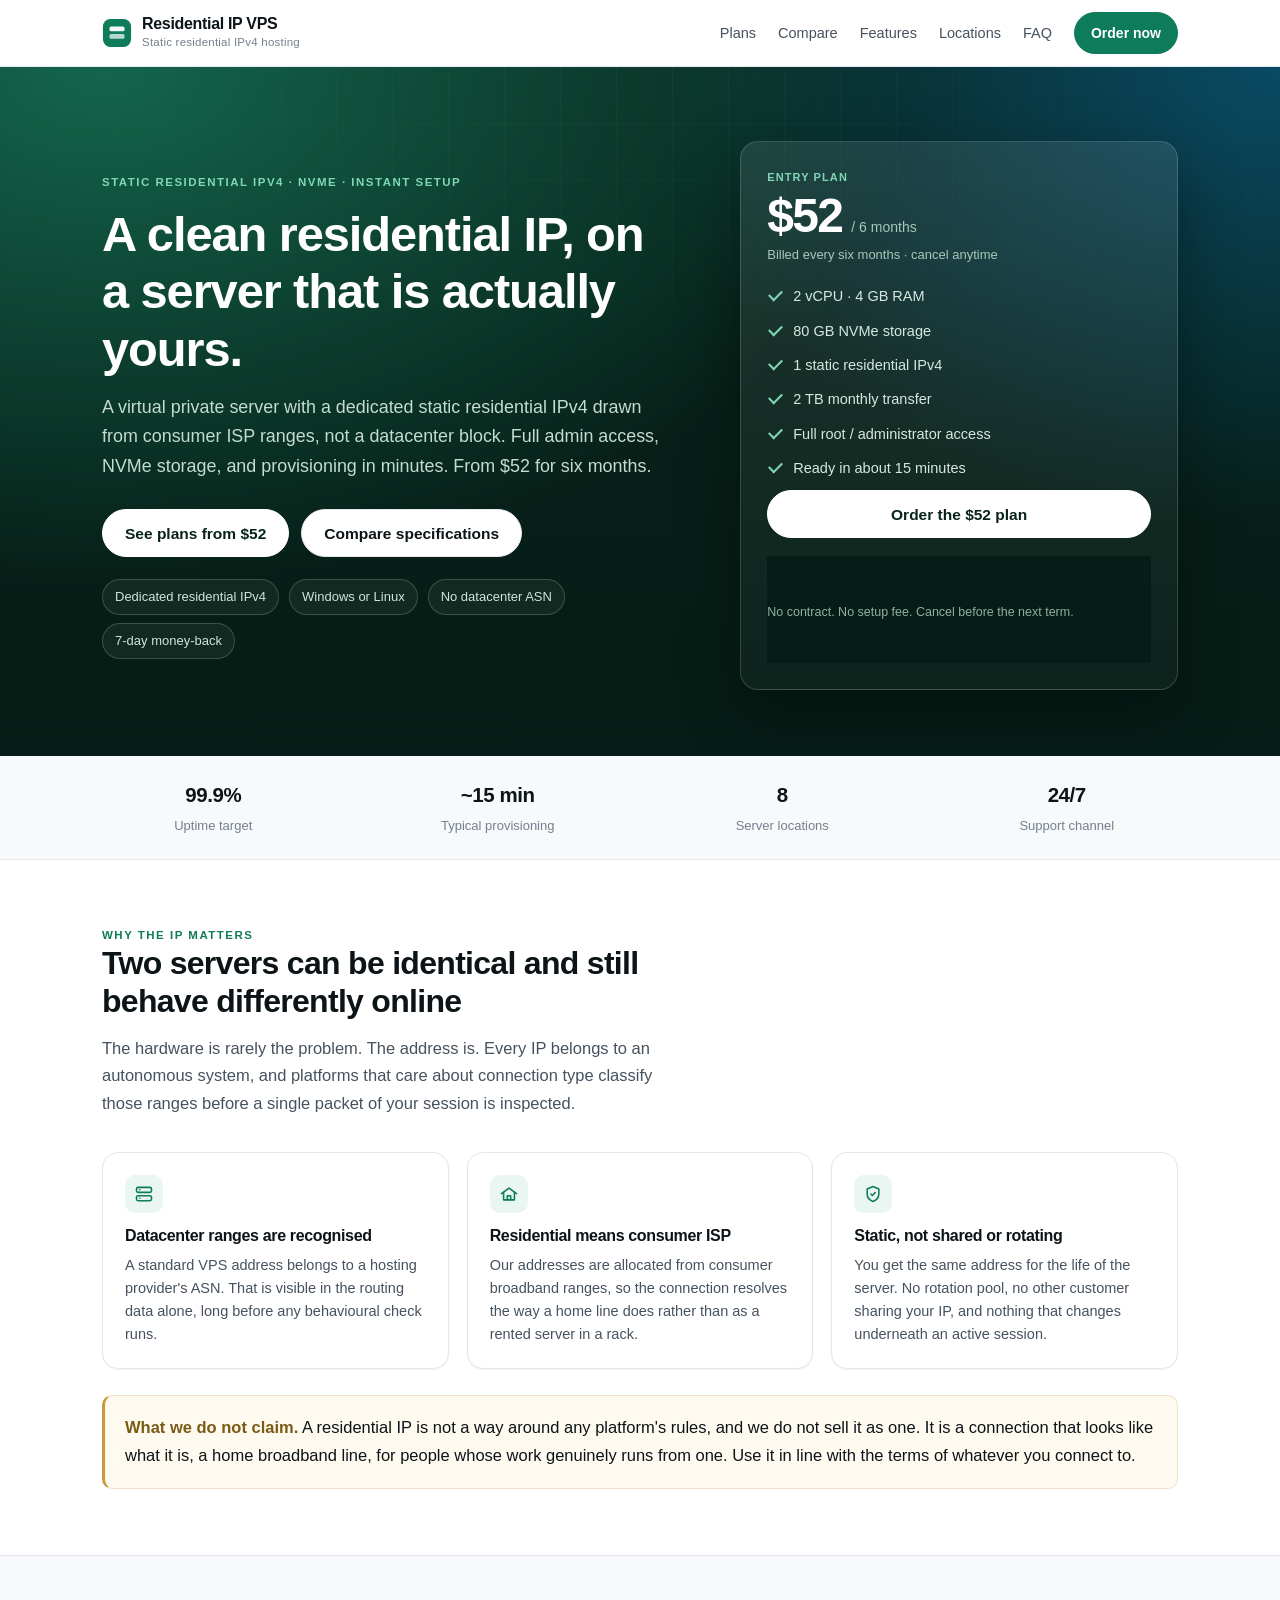
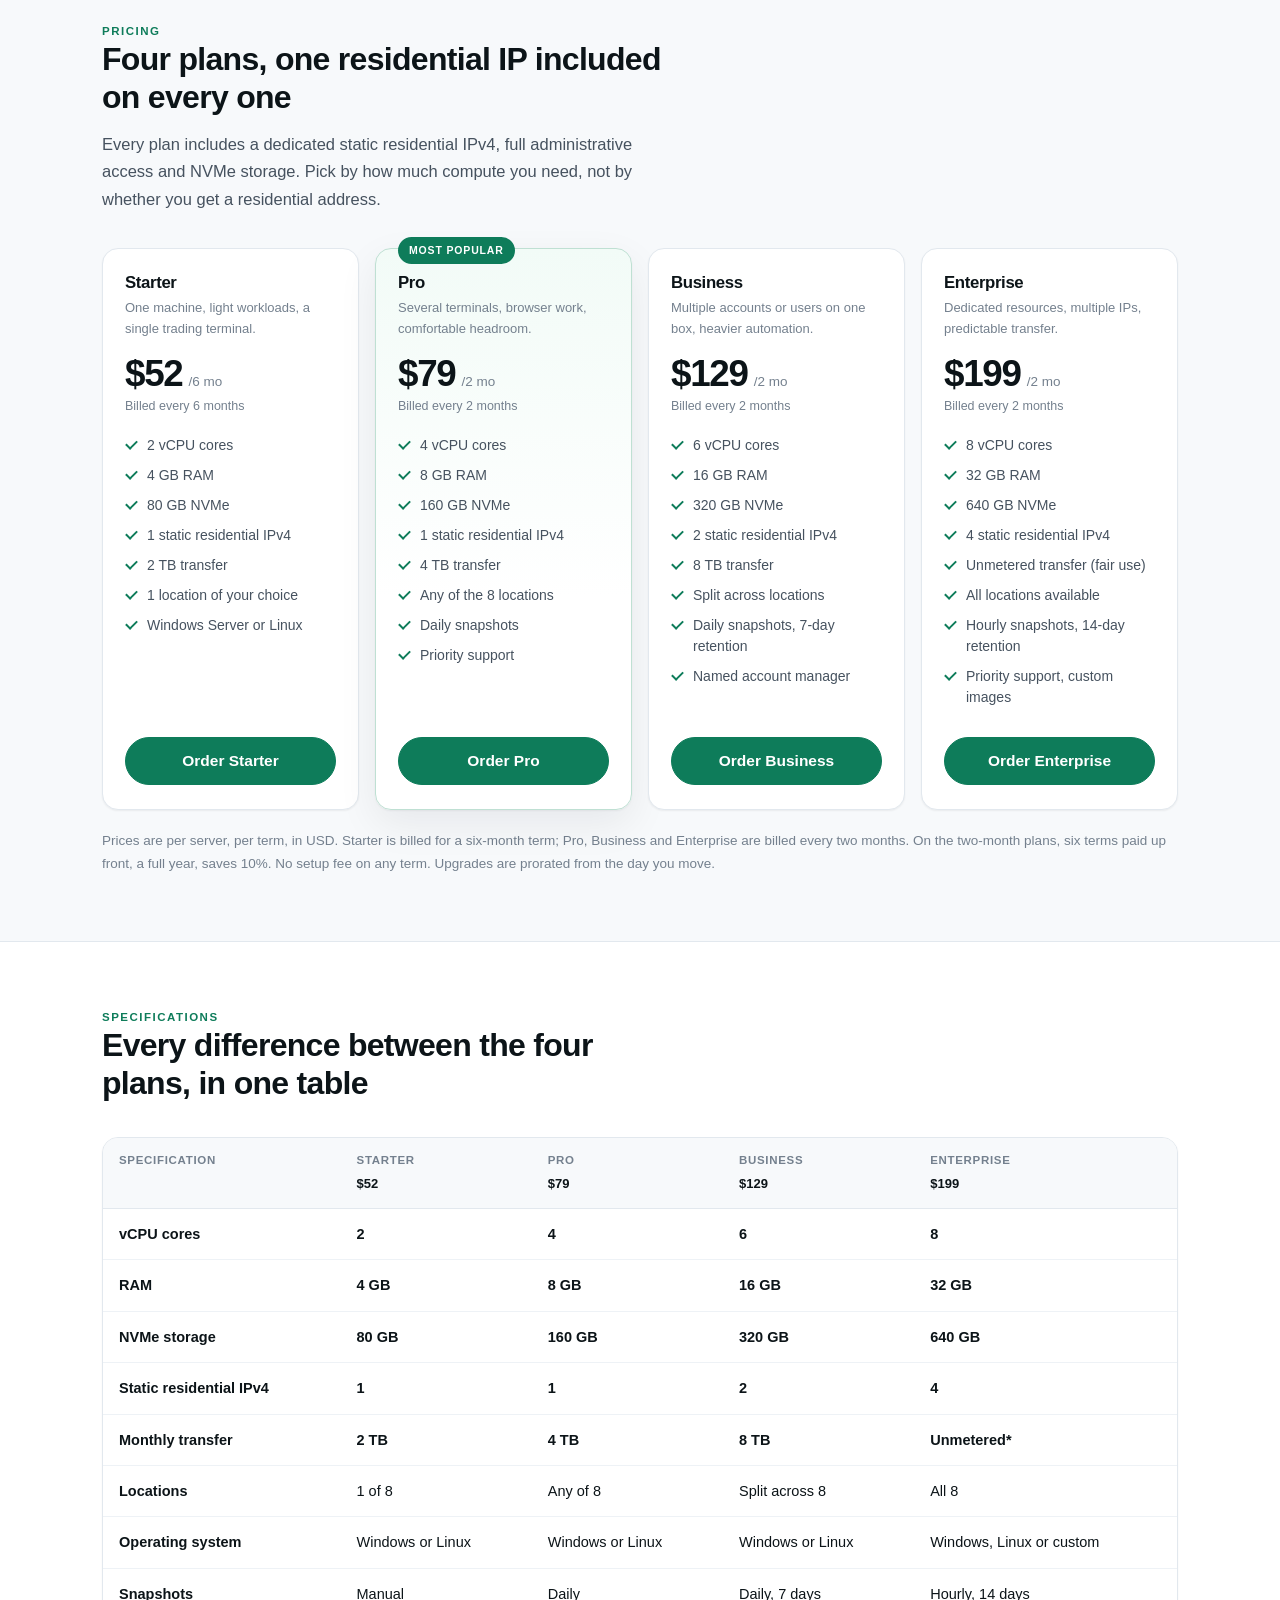
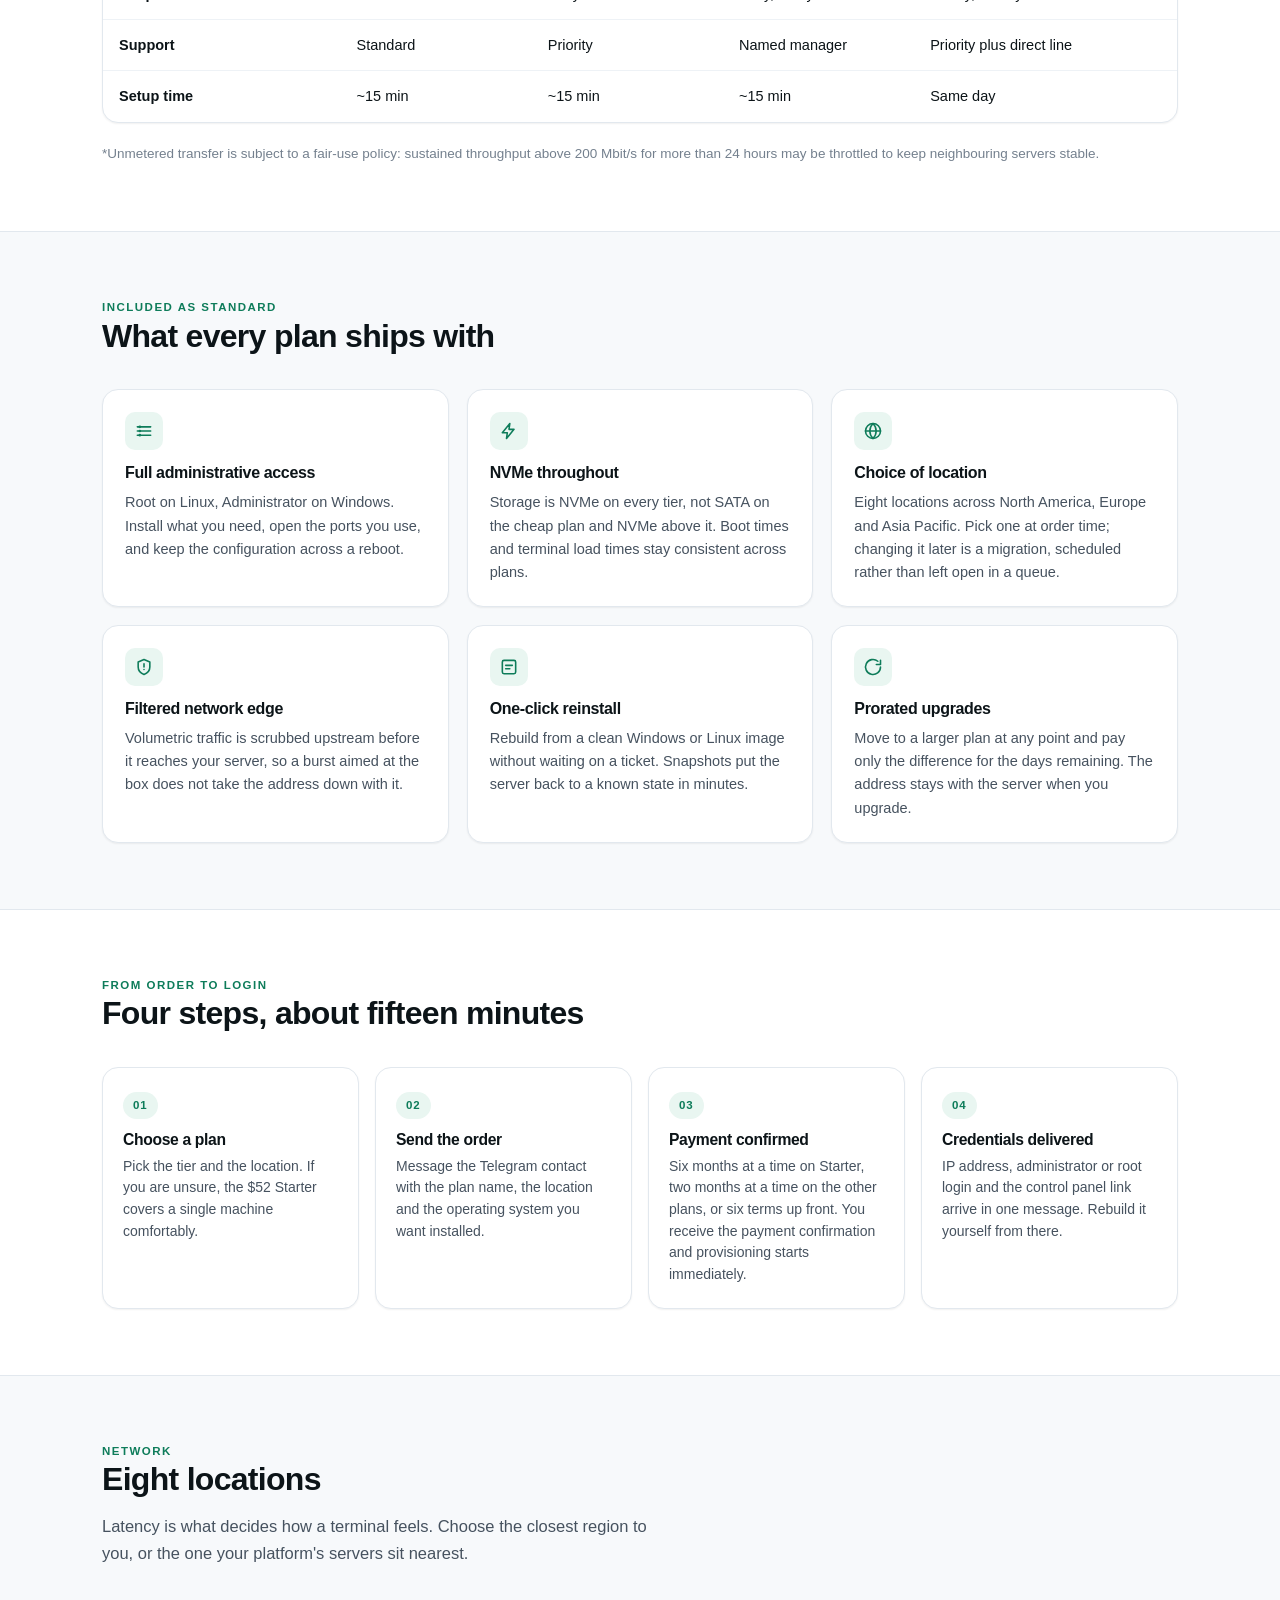
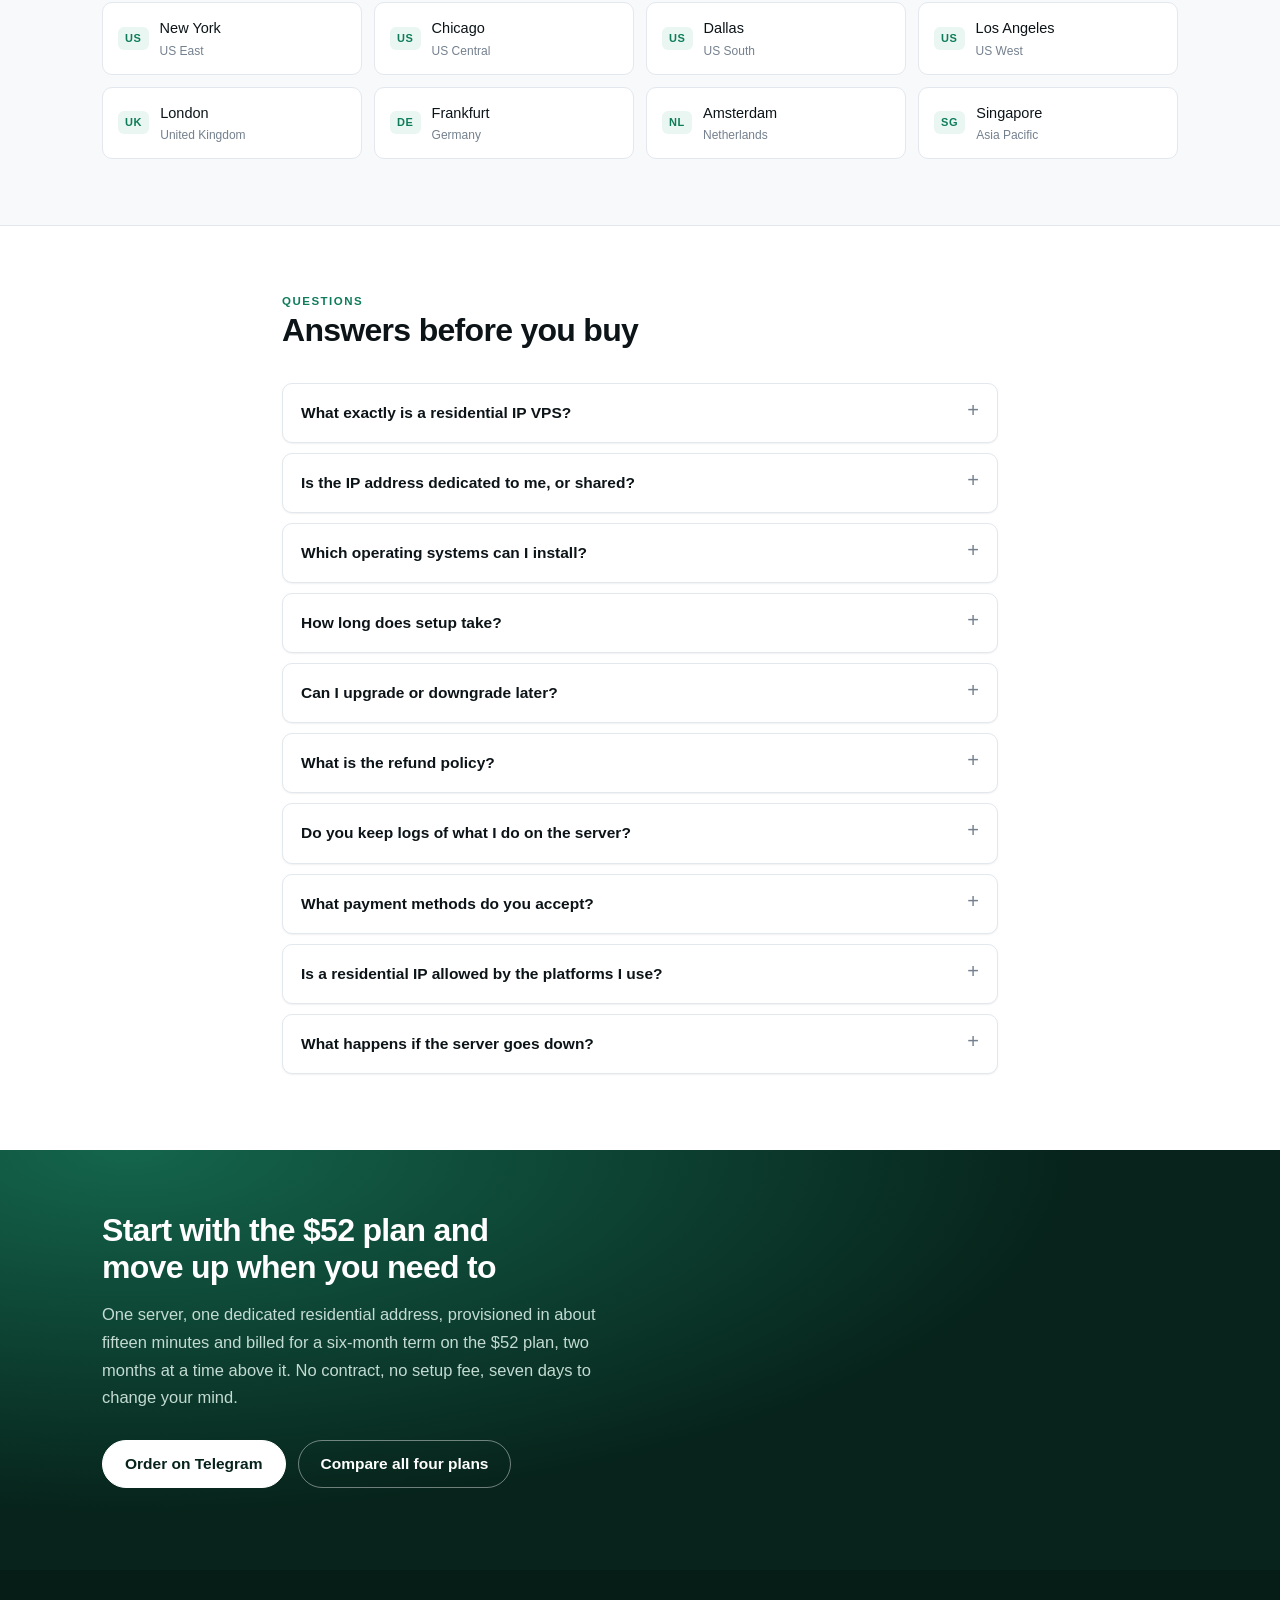
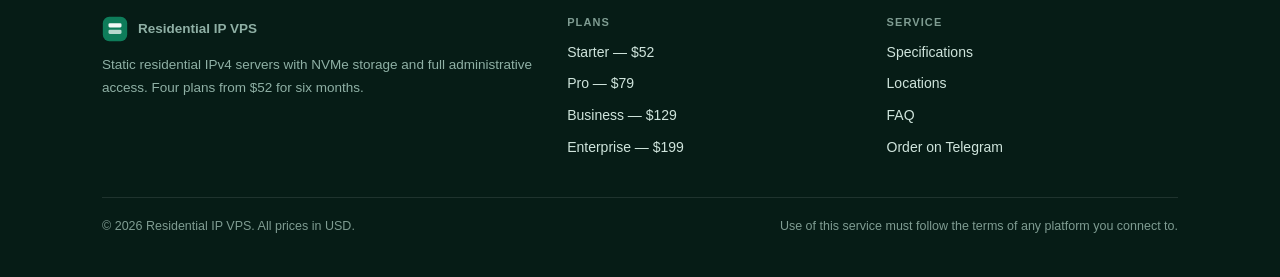
<file: docs/vps/index.html>
<!DOCTYPE html>
<html lang="en">
<head>
<meta charset="utf-8">
<meta name="viewport" content="width=device-width, initial-scale=1">
<title>Residential IP VPS — Static Residential IPv4 Hosting from $52 for Six Months</title>
<meta name="description" content="Residential IP VPS with a dedicated static residential IPv4, NVMe storage and full administrative access. Four plans from $52 for six months, provisioned in about fifteen minutes.">
<link rel="canonical" href="https://propfirmpassing.space/vps/">
<meta name="robots" content="noindex, follow">
<meta property="og:type" content="website">
<meta property="og:title" content="Residential IP VPS — Static Residential IPv4 Hosting from $52 for Six Months">
<meta property="og:description" content="Residential IP VPS with a dedicated static residential IPv4, NVMe storage and full administrative access. Four plans from $52 for six months, provisioned in about fifteen minutes.">
<meta property="og:url" content="https://propfirmpassing.space/vps/">
<meta property="og:site_name" content="Residential IP VPS">
<meta name="twitter:card" content="summary">
<meta name="theme-color" content="#07231b">
<link rel="stylesheet" href="/assets/vps.css">
<script type="application/ld+json">
{
  "@context": "https://schema.org",
  "@graph": [
    {
      "@type": "Organization",
      "@id": "https://propfirmpassing.space/vps/#organization",
      "name": "Residential IP VPS",
      "url": "https://propfirmpassing.space/vps/",
      "sameAs": [
        "https://t.me/voraspas"
      ]
    },
    {
      "@type": "Product",
      "name": "Residential IP VPS",
      "description": "Residential IP VPS with a dedicated static residential IPv4, NVMe storage and full administrative access. Four plans from $52 for six months, provisioned in about fifteen minutes.",
      "brand": {
        "@type": "Brand",
        "name": "Residential IP VPS"
      },
      "offers": [
        {
          "@type": "Offer",
          "name": "Starter",
          "price": "52",
          "priceCurrency": "USD",
          "availability": "https://schema.org/InStock",
          "url": "https://propfirmpassing.space/vps/#plans",
          "priceSpecification": {
            "@type": "UnitPriceSpecification",
            "price": "52",
            "priceCurrency": "USD",
            "billingDuration": "P6M"
          }
        },
        {
          "@type": "Offer",
          "name": "Pro",
          "price": "79",
          "priceCurrency": "USD",
          "availability": "https://schema.org/InStock",
          "url": "https://propfirmpassing.space/vps/#plans",
          "priceSpecification": {
            "@type": "UnitPriceSpecification",
            "price": "79",
            "priceCurrency": "USD",
            "billingDuration": "P2M"
          }
        },
        {
          "@type": "Offer",
          "name": "Business",
          "price": "129",
          "priceCurrency": "USD",
          "availability": "https://schema.org/InStock",
          "url": "https://propfirmpassing.space/vps/#plans",
          "priceSpecification": {
            "@type": "UnitPriceSpecification",
            "price": "129",
            "priceCurrency": "USD",
            "billingDuration": "P2M"
          }
        },
        {
          "@type": "Offer",
          "name": "Enterprise",
          "price": "199",
          "priceCurrency": "USD",
          "availability": "https://schema.org/InStock",
          "url": "https://propfirmpassing.space/vps/#plans",
          "priceSpecification": {
            "@type": "UnitPriceSpecification",
            "price": "199",
            "priceCurrency": "USD",
            "billingDuration": "P2M"
          }
        }
      ]
    }
  ]
}
</script>
</head>
<body>
<a class="skip" href="#main">Skip to content</a>

<header class="head">
  <div class="wrap head-in">
    <a class="brand" href="/vps/">
      <svg viewBox="0 0 32 32" width="30" height="30" aria-hidden="true" focusable="false"><rect x="1" y="1" width="30" height="30" rx="8" fill="#0e7c5a"/><rect x="8" y="9" width="16" height="5" rx="1.6" fill="#ffffff" opacity=".95"/><rect x="8" y="17" width="16" height="5" rx="1.6" fill="#ffffff" opacity=".7"/></svg>
      <span><span class="brand-name">Residential IP VPS</span><span class="brand-sub">Static residential IPv4 hosting</span></span>
    </a>
    <nav class="nav" aria-label="Sections">
      <a href="#plans">Plans</a>
      <a href="#compare">Compare</a>
      <a href="#features">Features</a>
      <a href="#locations">Locations</a>
      <a href="#faq">FAQ</a>
      <a class="btn btn-sm" href="https://t.me/voraspas" target="_blank" rel="noopener">Order now</a>
    </nav>
  </div>
</header>

<main id="main">

  <section class="hero">
    <div class="wrap hero-in">
      <div>
        <p class="eyebrow">Static residential IPv4 · NVMe · Instant setup</p>
        <h1>A clean residential IP, on a server that is actually yours.</h1>
        <p class="lede">A virtual private server with a dedicated static residential IPv4 drawn from consumer ISP ranges, not a datacenter block. Full admin access, NVMe storage, and provisioning in minutes. From $52 for six months.</p>
        <div class="cta-row">
          <a class="btn btn-light" href="#plans">See plans from $52</a>
          <a class="btn btn-ghost" href="#compare">Compare specifications</a>
        </div>
        <ul class="chips">
          <li>Dedicated residential IPv4</li>
          <li>Windows or Linux</li>
          <li>No datacenter ASN</li>
          <li>7-day money-back</li>
        </ul>
      </div>

      <aside class="hero-card">
        <p class="tag">Entry plan</p>
        <p class="price-big"><b>$52</b><span>/ 6 months</span></p>
        <p class="bill">Billed every six months · cancel anytime</p>
        <ul>
          <li>2 vCPU · 4 GB RAM</li>
          <li>80 GB NVMe storage</li>
          <li>1 static residential IPv4</li>
          <li>2 TB monthly transfer</li>
          <li>Full root / administrator access</li>
          <li>Ready in about 15 minutes</li>
        </ul>
        <a class="btn btn-light btn-block" href="https://t.me/voraspas" target="_blank" rel="noopener">Order the $52 plan</a>
        <p class="foot">No contract. No setup fee. Cancel before the next term.</p>
      </aside>
    </div>
  </section>

  <div class="trust">
    <div class="wrap trust-in">
      <div><b>99.9%</b><span>Uptime target</span></div>
      <div><b>~15 min</b><span>Typical provisioning</span></div>
      <div><b>8</b><span>Server locations</span></div>
      <div><b>24/7</b><span>Support channel</span></div>
    </div>
  </div>

  <section class="section" id="why">
    <div class="wrap">
      <div class="section-head">
        <p class="eyebrow">Why the IP matters</p>
        <h2>Two servers can be identical and still behave differently online</h2>
        <p>The hardware is rarely the problem. The address is. Every IP belongs to an autonomous system, and platforms that care about connection type classify those ranges before a single packet of your session is inspected.</p>
      </div>

      <div class="grid-3">
        <div class="feat">
          <div class="ico" aria-hidden="true"><svg width="20" height="20" viewBox="0 0 24 24" fill="none" stroke="currentColor" stroke-width="1.9" stroke-linecap="round" stroke-linejoin="round"><rect x="3" y="4" width="18" height="6" rx="2"/><rect x="3" y="14" width="18" height="6" rx="2"/><path d="M7 7h.01M7 17h.01"/></svg></div>
          <h3>Datacenter ranges are recognised</h3>
          <p>A standard VPS address belongs to a hosting provider's ASN. That is visible in the routing data alone, long before any behavioural check runs.</p>
        </div>
        <div class="feat">
          <div class="ico" aria-hidden="true"><svg width="20" height="20" viewBox="0 0 24 24" fill="none" stroke="currentColor" stroke-width="1.9" stroke-linecap="round" stroke-linejoin="round"><path d="M3 11.5 12 5l9 6.5"/><path d="M5.5 10v9h13v-9"/><path d="M10 19v-5h4v5"/></svg></div>
          <h3>Residential means consumer ISP</h3>
          <p>Our addresses are allocated from consumer broadband ranges, so the connection resolves the way a home line does rather than as a rented server in a rack.</p>
        </div>
        <div class="feat">
          <div class="ico" aria-hidden="true"><svg width="20" height="20" viewBox="0 0 24 24" fill="none" stroke="currentColor" stroke-width="1.9" stroke-linecap="round" stroke-linejoin="round"><path d="M12 3l7 3v6c0 4.5-3 7.5-7 9-4-1.5-7-4.5-7-9V6z"/><path d="M9.5 12l1.8 1.8 3.4-3.6"/></svg></div>
          <h3>Static, not shared or rotating</h3>
          <p>You get the same address for the life of the server. No rotation pool, no other customer sharing your IP, and nothing that changes underneath an active session.</p>
        </div>
      </div>

      <div class="callout">
        <p><strong>What we do not claim.</strong> A residential IP is not a way around any platform's rules, and we do not sell it as one. It is a connection that looks like what it is, a home broadband line, for people whose work genuinely runs from one. Use it in line with the terms of whatever you connect to.</p>
      </div>
    </div>
  </section>

  <section class="section alt" id="plans">
    <div class="wrap">
      <div class="section-head">
        <p class="eyebrow">Pricing</p>
        <h2>Four plans, one residential IP included on every one</h2>
        <p>Every plan includes a dedicated static residential IPv4, full administrative access and NVMe storage. Pick by how much compute you need, not by whether you get a residential address.</p>
      </div>

      <div class="plans">

        <article class="plan">
          <h3>Starter</h3>
          <p class="for">One machine, light workloads, a single trading terminal.</p>
          <p class="price"><b>$52</b><span>/6 mo</span></p>
          <p class="bill">Billed every 6 months</p>
          <ul>
            <li>2 vCPU cores</li>
            <li>4 GB RAM</li>
            <li>80 GB NVMe</li>
            <li>1 static residential IPv4</li>
            <li>2 TB transfer</li>
            <li>1 location of your choice</li>
            <li>Windows Server or Linux</li>
          </ul>
          <a class="btn btn-block" href="https://t.me/voraspas" target="_blank" rel="noopener">Order Starter</a>
        </article>

        <article class="plan pop">
          <h3>Pro</h3>
          <p class="for">Several terminals, browser work, comfortable headroom.</p>
          <p class="price"><b>$79</b><span>/2 mo</span></p>
          <p class="bill">Billed every 2 months</p>
          <ul>
            <li>4 vCPU cores</li>
            <li>8 GB RAM</li>
            <li>160 GB NVMe</li>
            <li>1 static residential IPv4</li>
            <li>4 TB transfer</li>
            <li>Any of the 8 locations</li>
            <li>Daily snapshots</li>
            <li>Priority support</li>
          </ul>
          <a class="btn btn-block" href="https://t.me/voraspas" target="_blank" rel="noopener">Order Pro</a>
        </article>

        <article class="plan">
          <h3>Business</h3>
          <p class="for">Multiple accounts or users on one box, heavier automation.</p>
          <p class="price"><b>$129</b><span>/2 mo</span></p>
          <p class="bill">Billed every 2 months</p>
          <ul>
            <li>6 vCPU cores</li>
            <li>16 GB RAM</li>
            <li>320 GB NVMe</li>
            <li>2 static residential IPv4</li>
            <li>8 TB transfer</li>
            <li>Split across locations</li>
            <li>Daily snapshots, 7-day retention</li>
            <li>Named account manager</li>
          </ul>
          <a class="btn btn-block" href="https://t.me/voraspas" target="_blank" rel="noopener">Order Business</a>
        </article>

        <article class="plan">
          <h3>Enterprise</h3>
          <p class="for">Dedicated resources, multiple IPs, predictable transfer.</p>
          <p class="price"><b>$199</b><span>/2 mo</span></p>
          <p class="bill">Billed every 2 months</p>
          <ul>
            <li>8 vCPU cores</li>
            <li>32 GB RAM</li>
            <li>640 GB NVMe</li>
            <li>4 static residential IPv4</li>
            <li>Unmetered transfer (fair use)</li>
            <li>All locations available</li>
            <li>Hourly snapshots, 14-day retention</li>
            <li>Priority support, custom images</li>
          </ul>
          <a class="btn btn-block" href="https://t.me/voraspas" target="_blank" rel="noopener">Order Enterprise</a>
        </article>

      </div>

      <p class="plans-note">Prices are per server, per term, in USD. Starter is billed for a six-month term; Pro, Business and Enterprise are billed every two months. On the two-month plans, six terms paid up front, a full year, saves 10%. No setup fee on any term. Upgrades are prorated from the day you move.</p>
    </div>
  </section>

  <section class="section" id="compare">
    <div class="wrap">
      <div class="section-head">
        <p class="eyebrow">Specifications</p>
        <h2>Every difference between the four plans, in one table</h2>
      </div>

      <div class="table-scroll">
        <table>
          <thead>
            <tr>
              <th scope="col">Specification</th>
              <th scope="col">Starter <span class="price-tag">$52</span></th>
              <th scope="col">Pro <span class="price-tag">$79</span></th>
              <th scope="col">Business <span class="price-tag">$129</span></th>
              <th scope="col">Enterprise <span class="price-tag">$199</span></th>
            </tr>
          </thead>
          <tbody>
            <tr><th scope="row">vCPU cores</th><td class="num">2</td><td class="num">4</td><td class="num">6</td><td class="num">8</td></tr>
            <tr><th scope="row">RAM</th><td class="num">4 GB</td><td class="num">8 GB</td><td class="num">16 GB</td><td class="num">32 GB</td></tr>
            <tr><th scope="row">NVMe storage</th><td class="num">80 GB</td><td class="num">160 GB</td><td class="num">320 GB</td><td class="num">640 GB</td></tr>
            <tr><th scope="row">Static residential IPv4</th><td class="num">1</td><td class="num">1</td><td class="num">2</td><td class="num">4</td></tr>
            <tr><th scope="row">Monthly transfer</th><td class="num">2 TB</td><td class="num">4 TB</td><td class="num">8 TB</td><td class="num">Unmetered*</td></tr>
            <tr><th scope="row">Locations</th><td>1 of 8</td><td>Any of 8</td><td>Split across 8</td><td>All 8</td></tr>
            <tr><th scope="row">Operating system</th><td>Windows or Linux</td><td>Windows or Linux</td><td>Windows or Linux</td><td>Windows, Linux or custom</td></tr>
            <tr><th scope="row">Snapshots</th><td>Manual</td><td>Daily</td><td>Daily, 7 days</td><td>Hourly, 14 days</td></tr>
            <tr><th scope="row">Support</th><td>Standard</td><td>Priority</td><td>Named manager</td><td>Priority plus direct line</td></tr>
            <tr><th scope="row">Setup time</th><td>~15 min</td><td>~15 min</td><td>~15 min</td><td>Same day</td></tr>
          </tbody>
        </table>
      </div>
      <p class="plans-note">*Unmetered transfer is subject to a fair-use policy: sustained throughput above 200 Mbit/s for more than 24 hours may be throttled to keep neighbouring servers stable.</p>
    </div>
  </section>

  <section class="section alt" id="features">
    <div class="wrap">
      <div class="section-head">
        <p class="eyebrow">Included as standard</p>
        <h2>What every plan ships with</h2>
      </div>

      <div class="grid-3">
        <div class="feat">
          <div class="ico" aria-hidden="true"><svg width="20" height="20" viewBox="0 0 24 24" fill="none" stroke="currentColor" stroke-width="1.9" stroke-linecap="round" stroke-linejoin="round"><path d="M4 7h16M4 12h16M4 17h16"/><circle cx="7" cy="7" r="1.6" fill="currentColor" stroke="none"/><circle cx="7" cy="12" r="1.6" fill="currentColor" stroke="none"/><circle cx="7" cy="17" r="1.6" fill="currentColor" stroke="none"/></svg></div>
          <h3>Full administrative access</h3>
          <p>Root on Linux, Administrator on Windows. Install what you need, open the ports you use, and keep the configuration across a reboot.</p>
        </div>
        <div class="feat">
          <div class="ico" aria-hidden="true"><svg width="20" height="20" viewBox="0 0 24 24" fill="none" stroke="currentColor" stroke-width="1.9" stroke-linecap="round" stroke-linejoin="round"><path d="M13 3 4 14h6l-1 7 9-11h-6z"/></svg></div>
          <h3>NVMe throughout</h3>
          <p>Storage is NVMe on every tier, not SATA on the cheap plan and NVMe above it. Boot times and terminal load times stay consistent across plans.</p>
        </div>
        <div class="feat">
          <div class="ico" aria-hidden="true"><svg width="20" height="20" viewBox="0 0 24 24" fill="none" stroke="currentColor" stroke-width="1.9" stroke-linecap="round" stroke-linejoin="round"><circle cx="12" cy="12" r="9"/><path d="M3 12h18M12 3c2.5 2.5 3.8 5.6 3.8 9s-1.3 6.5-3.8 9c-2.5-2.5-3.8-5.6-3.8-9S9.5 5.5 12 3z"/></svg></div>
          <h3>Choice of location</h3>
          <p>Eight locations across North America, Europe and Asia Pacific. Pick one at order time; changing it later is a migration, scheduled rather than left open in a queue.</p>
        </div>
        <div class="feat">
          <div class="ico" aria-hidden="true"><svg width="20" height="20" viewBox="0 0 24 24" fill="none" stroke="currentColor" stroke-width="1.9" stroke-linecap="round" stroke-linejoin="round"><path d="M12 3l7 3v6c0 4.5-3 7.5-7 9-4-1.5-7-4.5-7-9V6z"/><path d="M12 8v4M12 15h.01"/></svg></div>
          <h3>Filtered network edge</h3>
          <p>Volumetric traffic is scrubbed upstream before it reaches your server, so a burst aimed at the box does not take the address down with it.</p>
        </div>
        <div class="feat">
          <div class="ico" aria-hidden="true"><svg width="20" height="20" viewBox="0 0 24 24" fill="none" stroke="currentColor" stroke-width="1.9" stroke-linecap="round" stroke-linejoin="round"><rect x="4" y="4" width="16" height="16" rx="2"/><path d="M8 10h8M8 14h5"/></svg></div>
          <h3>One-click reinstall</h3>
          <p>Rebuild from a clean Windows or Linux image without waiting on a ticket. Snapshots put the server back to a known state in minutes.</p>
        </div>
        <div class="feat">
          <div class="ico" aria-hidden="true"><svg width="20" height="20" viewBox="0 0 24 24" fill="none" stroke="currentColor" stroke-width="1.9" stroke-linecap="round" stroke-linejoin="round"><path d="M21 12a9 9 0 1 1-3.2-6.9"/><path d="M21 4v5h-5"/></svg></div>
          <h3>Prorated upgrades</h3>
          <p>Move to a larger plan at any point and pay only the difference for the days remaining. The address stays with the server when you upgrade.</p>
        </div>
      </div>
    </div>
  </section>

  <section class="section">
    <div class="wrap">
      <div class="section-head">
        <p class="eyebrow">From order to login</p>
        <h2>Four steps, about fifteen minutes</h2>
      </div>
      <div class="steps">
        <div class="step"><h3>Choose a plan</h3><p>Pick the tier and the location. If you are unsure, the $52 Starter covers a single machine comfortably.</p></div>
        <div class="step"><h3>Send the order</h3><p>Message the Telegram contact with the plan name, the location and the operating system you want installed.</p></div>
        <div class="step"><h3>Payment confirmed</h3><p>Six months at a time on Starter, two months at a time on the other plans, or six terms up front. You receive the payment confirmation and provisioning starts immediately.</p></div>
        <div class="step"><h3>Credentials delivered</h3><p>IP address, administrator or root login and the control panel link arrive in one message. Rebuild it yourself from there.</p></div>
      </div>
    </div>
  </section>

  <section class="section alt" id="locations">
    <div class="wrap">
      <div class="section-head">
        <p class="eyebrow">Network</p>
        <h2>Eight locations</h2>
        <p>Latency is what decides how a terminal feels. Choose the closest region to you, or the one your platform's servers sit nearest.</p>
      </div>
      <div class="locs">
        <div class="loc"><span class="cc">US</span><span>New York<small>US East</small></span></div>
        <div class="loc"><span class="cc">US</span><span>Chicago<small>US Central</small></span></div>
        <div class="loc"><span class="cc">US</span><span>Dallas<small>US South</small></span></div>
        <div class="loc"><span class="cc">US</span><span>Los Angeles<small>US West</small></span></div>
        <div class="loc"><span class="cc">UK</span><span>London<small>United Kingdom</small></span></div>
        <div class="loc"><span class="cc">DE</span><span>Frankfurt<small>Germany</small></span></div>
        <div class="loc"><span class="cc">NL</span><span>Amsterdam<small>Netherlands</small></span></div>
        <div class="loc"><span class="cc">SG</span><span>Singapore<small>Asia Pacific</small></span></div>
      </div>
    </div>
  </section>

  <section class="section" id="faq">
    <div class="wrap narrow">
      <div class="section-head">
        <p class="eyebrow">Questions</p>
        <h2>Answers before you buy</h2>
      </div>

      <details class="faq">
        <summary>What exactly is a residential IP VPS?</summary>
        <div class="faq-a">
          <p>A virtual private server, meaning your own slice of a physical machine with full administrative access, whose public IPv4 address comes from a consumer internet provider's range rather than a hosting company's range.</p>
          <p>The distinction is entirely about the address. The server itself behaves like any other VPS: install software, run services, reboot it, take snapshots.</p>
        </div>
      </details>

      <details class="faq">
        <summary>Is the IP address dedicated to me, or shared?</summary>
        <div class="faq-a">
          <p>Dedicated. Nobody else is assigned that address while your server is active, and it does not rotate. If you cancel and later return, you get a new address rather than the one you had before.</p>
          <p>Business includes two addresses and Enterprise includes four, all yours, and they can sit in different locations.</p>
        </div>
      </details>

      <details class="faq">
        <summary>Which operating systems can I install?</summary>
        <div class="faq-a">
          <p>Windows Server and the common Linux distributions are available on every plan. Enterprise also accepts a custom image if you need a specific build.</p>
          <p>Reinstalling to a different operating system is self-service and costs nothing, but it wipes the disk, so take a snapshot first if there is anything on the box worth keeping.</p>
        </div>
      </details>

      <details class="faq">
        <summary>How long does setup take?</summary>
        <div class="faq-a">
          <p>Typically about fifteen minutes on Starter, Pro and Business, measured from confirmed payment to credentials in your inbox. Enterprise is provisioned the same day, usually within a few hours.</p>
          <p>Orders placed outside working hours are queued and handled at the start of the next working period, which in most cases is still the same day.</p>
        </div>
      </details>

      <details class="faq">
        <summary>Can I upgrade or downgrade later?</summary>
        <div class="faq-a">
          <p>Yes. Upgrades are prorated from the day you move, and the server keeps its address. Downgrades take effect at the next renewal, because the smaller plan cannot always hold the data you have already stored.</p>
        </div>
      </details>

      <details class="faq">
        <summary>What is the refund policy?</summary>
        <div class="faq-a">
          <p>Seven days from the first delivery, on the first server on your account. If the service does not do what this page says it does, ask within that window and that term is refunded.</p>
          <p>It does not cover a change of mind after the seventh day, and it does not apply to renewals or to additional servers. Abuse of the network, or a suspension for prohibited use, voids it.</p>
        </div>
      </details>

      <details class="faq">
        <summary>Do you keep logs of what I do on the server?</summary>
        <div class="faq-a">
          <p>We keep the records needed to run the service: which account owns which server, payment records, and network flow data used to detect attacks and abuse. We do not inspect what runs inside your server, and we do not sell data.</p>
          <p>We will disclose account information where we are legally required to. That is stated plainly rather than buried, because you should know it before you buy rather than after.</p>
        </div>
      </details>

      <details class="faq">
        <summary>What payment methods do you accept?</summary>
        <div class="faq-a">
          <p>Card, bank transfer and major cryptocurrencies. Six terms paid up front, a full year, saves 10%.</p>
          <p>Orders are placed through the Telegram contact rather than a checkout form, so payment details are never entered on this page.</p>
        </div>
      </details>

      <details class="faq">
        <summary>Is a residential IP allowed by the platforms I use?</summary>
        <div class="faq-a">
          <p>That is decided by each platform's own terms, not by the address, and we cannot answer it for you. Some permit a VPS outright, some require you to declare it, and some prohibit automated access regardless of where the connection comes from.</p>
          <p>What we sell is a server with a residential address. How you use it is your call, and we do not market it as a way to evade any rule.</p>
        </div>
      </details>

      <details class="faq">
        <summary>What happens if the server goes down?</summary>
        <div class="faq-a">
          <p>The target is 99.9% availability measured monthly, excluding announced maintenance. Volumetric attacks are scrubbed upstream, and hardware faults are handled by migrating the server to a healthy host.</p>
          <p>Outages beyond the monthly target are credited against the next invoice rather than argued about case by case.</p>
        </div>
      </details>

    </div>
  </section>

  <section class="cta-band">
    <div class="wrap">
      <h2>Start with the $52 plan and move up when you need to</h2>
      <p>One server, one dedicated residential address, provisioned in about fifteen minutes and billed for a six-month term on the $52 plan, two months at a time above it. No contract, no setup fee, seven days to change your mind.</p>
      <div class="cta-row">
        <a class="btn btn-light" href="https://t.me/voraspas" target="_blank" rel="noopener">Order on Telegram</a>
        <a class="btn btn-ghost" href="#compare">Compare all four plans</a>
      </div>
    </div>
  </section>

</main>

<footer class="foot">
  <div class="wrap">
    <div class="foot-grid">
      <div>
        <p class="foot-brand">
          <svg viewBox="0 0 32 32" width="26" height="26" aria-hidden="true" focusable="false"><rect x="1" y="1" width="30" height="30" rx="8" fill="#0e7c5a"/><rect x="8" y="9" width="16" height="5" rx="1.6" fill="#ffffff" opacity=".95"/><rect x="8" y="17" width="16" height="5" rx="1.6" fill="#ffffff" opacity=".7"/></svg>
          <span>Residential IP VPS</span>
        </p>
        <p>Static residential IPv4 servers with NVMe storage and full administrative access. Four plans from $52 for six months.</p>
      </div>
      <div>
        <h2>Plans</h2>
        <ul>
          <li><a href="#plans">Starter — $52</a></li>
          <li><a href="#plans">Pro — $79</a></li>
          <li><a href="#plans">Business — $129</a></li>
          <li><a href="#plans">Enterprise — $199</a></li>
        </ul>
      </div>
      <div>
        <h2>Service</h2>
        <ul>
          <li><a href="#compare">Specifications</a></li>
          <li><a href="#locations">Locations</a></li>
          <li><a href="#faq">FAQ</a></li>
          <li><a href="https://t.me/voraspas" target="_blank" rel="noopener">Order on Telegram</a></li>
        </ul>
      </div>
    </div>
    <div class="foot-bottom">
      <span>© 2026 Residential IP VPS. All prices in USD.</span>
      <span>Use of this service must follow the terms of any platform you connect to.</span>
    </div>
  </div>
</footer>

</body>
</html>
</file>
<file: assets/style.css>
/* propfirmpassing.space
   One stylesheet, no web fonts, no JavaScript, no image files — every
   illustration on the page is inline SVG, so the page renders in a single
   request after the HTML. */

:root {
  --ink: #10151c;
  --ink-2: #46505d;
  --ink-3: #6d7885;
  --line: #e4e8ee;
  --line-2: #eef1f5;
  --bg: #ffffff;
  --alt: #f7f9fb;
  --accent: #0f6b4f;
  --accent-2: #0b4d39;
  --accent-soft: #eaf5f0;
  --deep: #0b2e23;
  --tg: #229ed9;
  --tg-2: #1a86ba;
  --warn: #8a4b00;
  --warn-soft: #fff7e8;
  --bad: #b3401f;
  --radius: 14px;
  --radius-sm: 10px;
  --wrap: 1080px;
  --narrow: 740px;
  --shadow: 0 1px 2px rgba(16, 21, 28, 0.04), 0 8px 24px rgba(16, 21, 28, 0.05);
  --shadow-sm: 0 1px 2px rgba(16, 21, 28, 0.05);
}

* { box-sizing: border-box; }

html {
  -webkit-text-size-adjust: 100%;
  scroll-behavior: smooth;
  scroll-padding-top: 76px;
}

body {
  margin: 0;
  background: var(--bg);
  color: var(--ink);
  font: 17px/1.7 -apple-system, BlinkMacSystemFont, "Segoe UI", Roboto, "Helvetica Neue", Arial, sans-serif;
  font-variant-numeric: tabular-nums;
  -webkit-font-smoothing: antialiased;
}

.wrap { max-width: var(--wrap); margin: 0 auto; padding: 0 22px; }
.wrap.narrow { max-width: var(--narrow); }

.skip { position: absolute; left: -9999px; }
.skip:focus {
  left: 14px; top: 14px; z-index: 20; background: #fff; color: var(--ink);
  padding: 10px 14px; border: 1px solid var(--line); border-radius: var(--radius-sm);
}

/* ---------------------------------------------------------------- typography */

h1 {
  font-size: clamp(1.7rem, 1.2rem + 1.9vw, 2.45rem);
  line-height: 1.15;
  letter-spacing: -0.025em;
  margin: 0 0 16px;
  font-weight: 760;
}
h2 {
  font-size: clamp(1.28rem, 1.1rem + 0.85vw, 1.7rem);
  line-height: 1.24;
  letter-spacing: -0.018em;
  margin: 0 0 14px;
  font-weight: 720;
}
h3 { font-size: 1.08rem; line-height: 1.35; margin: 26px 0 8px; font-weight: 680; letter-spacing: -0.01em; }
p { margin: 0 0 15px; }
a { color: var(--accent); text-decoration-thickness: 1px; text-underline-offset: 2px; }
ul, ol { margin: 0 0 18px; padding-left: 22px; }
li { margin-bottom: 8px; }
strong { font-weight: 660; }
.lede { font-size: 1.1rem; color: var(--ink-2); max-width: 66ch; }
.eyebrow {
  text-transform: uppercase;
  letter-spacing: 0.11em;
  font-size: 11.5px;
  font-weight: 700;
  color: var(--accent);
  margin: 0 0 12px;
}
.micro { font-size: 14px; color: var(--ink-3); max-width: 78ch; }
.section-note { font-size: 15px; color: var(--ink-2); max-width: 76ch; }

/* -------------------------------------------------------------------- header */

.site-head {
  position: sticky;
  top: 0;
  z-index: 10;
  background: rgba(255, 255, 255, 0.94);
  border-bottom: 1px solid var(--line);
  backdrop-filter: saturate(180%) blur(8px);
}
.head-inner {
  display: flex;
  align-items: center;
  justify-content: space-between;
  gap: 12px 20px;
  padding-top: 11px;
  padding-bottom: 11px;
}
.brand { display: flex; align-items: center; gap: 10px; text-decoration: none; color: inherit; }
.mark { flex: none; display: block; }
.brand-text { display: block; }
.brand-name { display: block; font-weight: 720; letter-spacing: -0.015em; font-size: 15.5px; line-height: 1.2; }
.brand-sub { display: block; font-size: 11.5px; color: var(--ink-3); letter-spacing: 0.01em; }
.site-nav { display: flex; align-items: center; flex-wrap: wrap; gap: 6px 18px; font-size: 14.5px; }
.site-nav > a:not(.btn) {
  color: var(--ink-2);
  text-decoration: none;
  font-weight: 500;
}
.site-nav > a:not(.btn):hover { color: var(--ink); }
.site-nav > a.nav-order { color: var(--accent); font-weight: 660; }

/* ------------------------------------------------------------------- buttons */

.btn {
  display: inline-flex;
  align-items: center;
  gap: 9px;
  background: var(--accent);
  color: #fff;
  text-decoration: none;
  font-weight: 640;
  font-size: 15.5px;
  line-height: 1;
  padding: 14px 20px;
  min-height: 48px;
  border: 1px solid var(--accent);
  border-radius: 999px;
  transition: background 0.15s ease, transform 0.15s ease, box-shadow 0.15s ease;
}
.btn:hover { background: var(--accent-2); border-color: var(--accent-2); transform: translateY(-1px); }
.btn-tg {
  background: linear-gradient(180deg, var(--tg) 0%, var(--tg-2) 100%);
  border-color: var(--tg-2);
  box-shadow: 0 6px 18px rgba(34, 158, 217, 0.22);
}
.btn-tg:hover { background: linear-gradient(180deg, var(--tg-2) 0%, #166f9c 100%); border-color: #166f9c; }
.btn-ghost { background: #fff; color: var(--accent); border-color: var(--line); }
.btn-ghost:hover { background: var(--accent-soft); border-color: var(--accent); }
.btn-sm { font-size: 14px; padding: 10px 15px; min-height: 40px; }
.tg-icon { flex: none; }
.cta-row { display: flex; flex-wrap: wrap; gap: 12px; margin: 26px 0 14px; }

/* ----------------------------------------------------- intro (no hero block) */

.intro { padding: 56px 0 26px; }
.intro h1 { max-width: 32ch; }
.intro .lede { margin-top: 4px; }

/* ------------------------------------------------------------------- order */

.order-band { padding: 0 0 42px; }
.order-grid {
  display: grid;
  grid-template-columns: minmax(0, 1fr) 360px;
  gap: 34px;
  align-items: start;
}
.order-h { max-width: 26ch; margin-bottom: 12px; }
.order-copy > p:not(.eyebrow) { color: var(--ink-2); max-width: 62ch; }
.order-steps { list-style: none; margin: 18px 0 0; padding: 0; display: grid; gap: 12px; }
.order-steps li { display: flex; gap: 12px; margin: 0; align-items: flex-start; }
.order-step-n {
  flex: none;
  width: 26px;
  height: 26px;
  border-radius: 50%;
  background: var(--accent-soft);
  color: var(--accent);
  font-weight: 700;
  font-size: 13px;
  display: grid;
  place-items: center;
}
.order-steps strong { display: block; font-size: 14.5px; line-height: 1.4; }
.order-steps p { margin: 3px 0 0; font-size: 13.5px; color: var(--ink-2); line-height: 1.5; }

.order-card {
  border: 1px solid #cfe7dd;
  border-radius: var(--radius);
  background: linear-gradient(180deg, #f1faf5 0%, #ffffff 72%);
  box-shadow: var(--shadow);
  padding: 22px 22px 20px;
}
.order-tag {
  margin: 0 0 8px;
  text-transform: uppercase;
  letter-spacing: 0.1em;
  font-size: 11px;
  font-weight: 700;
  color: var(--accent);
}
.order-price { margin: 0; display: flex; align-items: baseline; gap: 9px; flex-wrap: wrap; }
.order-amount { font-size: 2.35rem; line-height: 1; font-weight: 760; letter-spacing: -0.03em; color: var(--ink); }
.order-unit { font-size: 13.5px; color: var(--ink-3); }
.order-list { list-style: none; margin: 14px 0 18px; padding: 0; display: grid; gap: 8px; font-size: 14px; color: var(--ink-2); }
.order-list li { position: relative; margin: 0; padding-left: 23px; line-height: 1.5; }
.order-list li::before {
  content: "";
  position: absolute;
  left: 2px;
  top: 4px;
  width: 11px;
  height: 6px;
  border-left: 2px solid var(--accent);
  border-bottom: 2px solid var(--accent);
  transform: rotate(-45deg);
}
.btn-block { display: flex; width: 100%; justify-content: center; }
.order-note { margin: 12px 0 0; font-size: 12.5px; color: var(--ink-3); line-height: 1.5; }

/* ---------------------------------------------------------------------- toc */

.toc-wrap {
  background: var(--alt);
  border-top: 1px solid var(--line);
  border-bottom: 1px solid var(--line);
  padding: 24px 0 26px;
}
.toc-title {
  text-transform: uppercase;
  letter-spacing: 0.1em;
  font-size: 11.5px;
  font-weight: 700;
  color: var(--ink-3);
  margin: 0 0 12px;
}
ol.toc {
  list-style: none;
  padding: 0;
  margin: 0;
  counter-reset: toc;
  columns: 2;
  column-gap: 34px;
  font-size: 15.5px;
}
ol.toc li { counter-increment: toc; break-inside: avoid; margin: 0 0 9px; }
ol.toc li a { color: var(--ink-2); text-decoration: none; }
ol.toc li a:hover { color: var(--accent); text-decoration: underline; }
ol.toc li a::before { content: counter(toc) ". "; color: var(--ink-3); font-weight: 660; }
ol.toc li.toc-order { counter-increment: none; }
ol.toc li.toc-order a { color: var(--accent); font-weight: 660; }
ol.toc li.toc-order a::before { content: "→ "; color: var(--accent); font-weight: 700; }

/* ------------------------------------------------------------------ sections */

.section { padding: 54px 0; }
.section.alt { background: var(--alt); border-top: 1px solid var(--line); border-bottom: 1px solid var(--line); }
.section.alt + .section.alt { border-top: 0; }
.spotlight {
  background: linear-gradient(180deg, var(--accent-soft) 0%, #ffffff 62%);
  border-top: 1px solid #cfe7dd;
  border-bottom: 1px solid var(--line);
}

/* ---------------------------------------------------------------------- flow */

.figure {
  border: 1px solid var(--line);
  border-radius: var(--radius);
  background: #fff;
  box-shadow: var(--shadow);
  padding: 22px;
  margin: 26px 0;
}
.figure-head { margin-bottom: 18px; }
.figure-kicker {
  display: block;
  text-transform: uppercase;
  letter-spacing: 0.1em;
  font-size: 11px;
  font-weight: 700;
  color: var(--accent);
  margin-bottom: 6px;
}
.figure-head p { margin: 0; color: var(--ink-2); font-size: 15px; max-width: 74ch; }
.figure-note { margin: 14px 0 0; font-size: 13.5px; color: var(--ink-3); }

.flow {
  display: grid;
  grid-template-columns: repeat(5, 1fr);
  gap: 14px;
}
.flow-item {
  position: relative;
  border: 1px solid var(--line);
  border-radius: var(--radius-sm);
  padding: 16px 15px 14px;
  background: #fff;
}
.flow-num {
  display: inline-block;
  font-size: 11.5px;
  font-weight: 700;
  letter-spacing: 0.08em;
  color: var(--accent);
  background: var(--accent-soft);
  border-radius: 999px;
  padding: 3px 9px;
  margin-bottom: 10px;
}
.flow-item h3 { margin: 0 0 6px; font-size: 15px; }
.flow-item p { margin: 0; font-size: 13.5px; color: var(--ink-2); line-height: 1.55; }
.flow-item:not(:last-child)::after {
  content: "";
  position: absolute;
  top: 50%;
  right: -11px;
  width: 8px;
  height: 8px;
  border-top: 2px solid #c2cbd6;
  border-right: 2px solid #c2cbd6;
  transform: translateY(-50%) rotate(45deg);
}

/* --------------------------------------------------------------------- cards */

.card-grid { display: grid; grid-template-columns: 1fr 1fr; gap: 16px; margin: 24px 0; }
.card {
  border: 1px solid var(--line);
  border-radius: var(--radius);
  background: #fff;
  padding: 20px;
  box-shadow: var(--shadow-sm);
}
.card h3 { margin-top: 0; }
.card p:last-child { margin-bottom: 0; }

.two-col { display: grid; grid-template-columns: 1fr 1fr; gap: 26px; margin: 26px 0 8px; }
.two-col h3 { margin-top: 0; }

/* --------------------------------------------------------------- illustrations */

.chart { display: block; width: 100%; height: auto; border-radius: var(--radius-sm); border: 1px solid var(--line-2); }
.legend { display: flex; flex-wrap: wrap; gap: 8px 20px; margin: 14px 0 0; font-size: 13.5px; color: var(--ink-2); }
.legend-item { display: inline-flex; align-items: center; gap: 7px; }
.key { width: 16px; height: 3px; border-radius: 2px; display: inline-block; }
.key-target { background: var(--accent); }
.key-floor { background: var(--bad); }
.key-start { background: #c9d2dc; }
.key-loss { background: var(--bad); border-radius: 50%; width: 9px; height: 9px; }
.key-good { background: var(--accent); }
.key-bad { background: var(--bad); }

.mini-figs { display: grid; grid-template-columns: repeat(3, 1fr); gap: 14px; }
.mini { margin: 0; border: 1px solid var(--line); border-radius: var(--radius-sm); overflow: hidden; background: #fff; }
.mini svg { display: block; width: 100%; height: auto; }
.mini figcaption { padding: 12px 14px; font-size: 13.5px; color: var(--ink-2); line-height: 1.5; border-top: 1px solid var(--line-2); }
.mini figcaption strong { color: var(--ink); display: block; margin-bottom: 2px; }

.bars { display: grid; gap: 12px; }
.bar-row { display: grid; grid-template-columns: 230px 1fr; gap: 14px; align-items: center; }
.bar-label { font-size: 13.5px; color: var(--ink-2); }
.bar-track { background: var(--line-2); border-radius: 8px; overflow: hidden; }
.bar {
  height: 34px;
  display: flex;
  align-items: center;
  justify-content: flex-end;
  padding: 0 10px;
  color: #fff;
  font-size: 13px;
  font-weight: 660;
  min-width: 64px;
  border-radius: 8px;
}
.bar-good { background: linear-gradient(180deg, #17805f, var(--accent)); }
.bar-mid { background: linear-gradient(180deg, #4b8f7a, #2f6f5b); }
.bar-bad { background: linear-gradient(180deg, #c65a35, var(--bad)); }

.contract-grid { display: grid; grid-template-columns: 1fr 1fr; gap: 14px; }
.contract-card {
  border: 1px solid var(--line);
  border-radius: var(--radius-sm);
  padding: 18px;
  background: linear-gradient(180deg, #fbfdfc 0%, #fff 100%);
}
.contract-tag { display: block; font-size: 11.5px; text-transform: uppercase; letter-spacing: 0.08em; color: var(--ink-3); margin-bottom: 8px; }
.contract-card strong { display: block; font-size: clamp(1.15rem, 1rem + 0.8vw, 1.5rem); letter-spacing: -0.02em; color: var(--accent); }
.contract-sub { display: block; margin-top: 6px; font-size: 13.5px; color: var(--ink-2); }

/* ----------------------------------------------------------------- list styles */

.steps { margin: 20px 0 0; display: grid; gap: 14px; }
.step {
  border: 1px solid var(--line);
  border-left: 3px solid var(--accent);
  border-radius: var(--radius-sm);
  background: #fff;
  padding: 20px;
}
.step h3 { margin-top: 0; }
.step p:last-child { margin-bottom: 0; }

ol.numbered, ol.checks { list-style: none; padding: 0; counter-reset: n; }
ol.numbered li, ol.checks li {
  counter-increment: n;
  position: relative;
  padding: 14px 0 14px 52px;
  border-bottom: 1px solid var(--line-2);
  margin: 0;
}
ol.numbered li:last-child, ol.checks li:last-child { border-bottom: 0; }
ol.numbered li::before, ol.checks li::before {
  content: counter(n, decimal-leading-zero);
  position: absolute;
  left: 0;
  top: 14px;
  font-size: 12px;
  font-weight: 700;
  letter-spacing: 0.04em;
  color: var(--accent);
  background: var(--accent-soft);
  border-radius: 999px;
  padding: 4px 10px;
  line-height: 1.3;
}

/* -------------------------------------------------------------------- tables */

.table-scroll {
  overflow-x: auto;
  border: 1px solid var(--line);
  border-radius: var(--radius);
  margin: 0 0 18px;
  background: #fff;
  box-shadow: var(--shadow-sm);
}
table { border-collapse: collapse; width: 100%; font-size: 14.5px; background: #fff; }
th, td { padding: 12px 15px; text-align: left; vertical-align: top; border-bottom: 1px solid var(--line-2); }
thead th {
  background: var(--alt);
  font-size: 11.5px;
  text-transform: uppercase;
  letter-spacing: 0.06em;
  color: var(--ink-3);
  white-space: nowrap;
  border-bottom: 1px solid var(--line);
  font-weight: 700;
}
tbody tr:last-child th, tbody tr:last-child td { border-bottom: 0; }
tbody th { font-weight: 660; }
td.price { font-weight: 700; color: var(--accent); white-space: nowrap; }
.src { font-size: 11.5px; font-weight: 400; color: var(--ink-3); text-decoration: none; border-bottom: 1px dotted #c3ccd7; white-space: nowrap; }
.src:hover { color: var(--accent); }

/* ------------------------------------------------------------------ callouts */

.callout {
  background: var(--warn-soft);
  border: 1px solid #f2dfbd;
  border-left: 3px solid var(--warn);
  border-radius: var(--radius-sm);
  padding: 18px 20px;
  margin: 22px 0;
}
.callout p:last-child { margin-bottom: 0; }
.callout strong { color: var(--warn); }

/* ----------------------------------------------------------------------- faq */

details.faq {
  border: 1px solid var(--line);
  border-radius: var(--radius-sm);
  margin-bottom: 10px;
  background: #fff;
  box-shadow: var(--shadow-sm);
}
details.faq summary {
  cursor: pointer;
  padding: 15px 18px;
  font-weight: 650;
  font-size: 16px;
  list-style: none;
  display: flex;
  justify-content: space-between;
  gap: 16px;
  align-items: flex-start;
}
details.faq summary::-webkit-details-marker { display: none; }
details.faq summary::after { content: "+"; color: var(--ink-3); font-weight: 400; font-size: 20px; line-height: 1; flex: none; }
details.faq[open] summary::after { content: "–"; }
details.faq[open] summary { color: var(--accent); }
details.faq[open] { border-color: #cfe7dd; }
.faq-a { padding: 2px 18px 6px; border-top: 1px solid var(--line-2); }
.faq-a p { color: var(--ink-2); margin: 14px 0; }

/* ---------------------------------------------------------------- cta / footer */

.cta-band {
  background: radial-gradient(120% 140% at 12% 0%, #16624a 0%, var(--deep) 60%);
  color: #fff;
  padding: 56px 0 60px;
}
.cta-band h2 { color: #fff; max-width: 26ch; }
.cta-band .lede { color: #cfe4dc; margin-bottom: 0; }
.cta-band .btn-ghost { background: transparent; color: #fff; border-color: rgba(255, 255, 255, 0.45); }
.cta-band .btn-ghost:hover { background: rgba(255, 255, 255, 0.12); border-color: #fff; }

.site-foot { background: var(--alt); border-top: 1px solid var(--line); padding: 40px 0 46px; }
.foot-grid { display: grid; grid-template-columns: 1.4fr 1fr; gap: 26px; margin-bottom: 22px; }
.foot-brand { display: flex; align-items: center; gap: 10px; font-weight: 700; margin: 0 0 12px; }
.disclosure { font-size: 13.5px; color: var(--ink-2); max-width: 72ch; }
.foot-h { text-transform: uppercase; letter-spacing: 0.1em; font-size: 11.5px; font-weight: 700; color: var(--ink-3); margin: 0 0 12px; }
.foot-alt { font-size: 13.5px; color: var(--ink-3); margin: 12px 0 0; }
.foot-alt a { color: var(--ink-2); }
.meta { font-size: 12.5px; color: var(--ink-3); max-width: 90ch; margin: 0 0 8px; }
.meta a { color: var(--ink-2); }

/* ------------------------------------------------------- floating telegram cta */

.tg-float {
  position: fixed;
  right: 20px;
  bottom: 20px;
  z-index: 15;
  display: inline-flex;
  align-items: center;
  gap: 10px;
  background: linear-gradient(180deg, var(--tg) 0%, var(--tg-2) 100%);
  color: #fff;
  text-decoration: none;
  padding: 11px 18px;
  border-radius: 999px;
  box-shadow: 0 8px 26px rgba(34, 158, 217, 0.35);
  font-size: 14px;
}
.tg-float-text { display: flex; flex-direction: column; line-height: 1.15; }
.tg-float-text strong { font-weight: 660; font-size: 13.5px; }
.tg-float-text small { font-size: 11.5px; opacity: 0.85; }

/* ------------------------------------------------------------------ responsive */

@media (max-width: 1000px) {
  .flow { grid-template-columns: repeat(2, 1fr); }
  .flow-item:not(:last-child)::after { display: none; }
}

@media (max-width: 860px) {
  .card-grid, .two-col, .mini-figs, .contract-grid, .foot-grid, .order-grid { grid-template-columns: 1fr; }
  .bar-row { grid-template-columns: 1fr; gap: 6px; }
  .intro { padding: 40px 0 22px; }
  .order-grid { gap: 24px; }
  .section { padding: 42px 0; }
}

@media (max-width: 720px) {
  .site-nav > a:not(.btn) { display: none; }
  ol.toc { columns: 1; }
  .figure { padding: 18px 16px; }
  .tg-float { right: 14px; bottom: 14px; padding: 12px; }
  .tg-float-text { display: none; }
}

@media (max-width: 420px) {
  .flow { grid-template-columns: 1fr; }
  body { font-size: 16.5px; }
  .btn { width: 100%; justify-content: center; }
}

@media (prefers-reduced-motion: reduce) {
  html { scroll-behavior: auto; }
  .btn, .btn-tg { transition: none; }
}
</file>
<file: assets/vps.css>
/* ---------------------------------------------------------------------------
   /vps/ — residential IP VPS sales page.
   Deliberately its own stylesheet: this page sells a different product and
   carries its own header, so sharing style.css would tie two unrelated designs
   together. Inline SVG only, no web fonts, no image requests — same rules the
   rest of this site follows.
   --------------------------------------------------------------------------- */

:root {
  --ink: #0c1418;
  --ink-2: #46525f;
  --ink-3: #74808e;
  --line: #e2e8ee;
  --line-2: #eef2f6;
  --alt: #f7f9fb;
  --accent: #0e7c5a;
  --accent-2: #0a5f45;
  --accent-soft: #e9f6f1;
  --deep: #07231b;
  --gold: #c99a3b;
  --radius: 16px;
  --radius-sm: 10px;
  --wrap: 1120px;
  --shadow-sm: 0 1px 2px rgba(12, 20, 24, .06);
  --shadow: 0 1px 2px rgba(12, 20, 24, .05), 0 14px 40px rgba(12, 20, 24, .07);
}

* { box-sizing: border-box; }

html { -webkit-text-size-adjust: 100%; scroll-behavior: smooth; scroll-padding-top: 78px; }

body {
  margin: 0;
  background: #fff;
  color: var(--ink);
  font: 16.5px/1.68 -apple-system, BlinkMacSystemFont, "Segoe UI", Roboto, "Helvetica Neue", Arial, sans-serif;
  -webkit-font-smoothing: antialiased;
}

h1, h2, h3 { margin: 0 0 14px; letter-spacing: -.022em; line-height: 1.18; }
h1 { font-size: clamp(2rem, 1.4rem + 2.6vw, 3.05rem); font-weight: 780; }
h2 { font-size: clamp(1.45rem, 1.15rem + 1.2vw, 2rem); font-weight: 740; }
h3 { font-size: 1.12rem; font-weight: 700; }
p { margin: 0 0 15px; }
a { color: var(--accent); }
ul { margin: 0 0 18px; padding-left: 20px; }
li { margin-bottom: 8px; }
strong { font-weight: 660; }

.wrap { max-width: var(--wrap); margin: 0 auto; padding: 0 22px; }
.narrow { max-width: 760px; }

.skip { position: absolute; left: -9999px; }
.skip:focus { left: 14px; top: 14px; z-index: 60; background: #fff; padding: 10px 14px; border-radius: 8px; }

/* ------------------------------------------------------------------ header */
.head {
  position: sticky; top: 0; z-index: 40;
  background: rgba(255, 255, 255, .94);
  border-bottom: 1px solid var(--line);
  backdrop-filter: saturate(180%) blur(10px);
}
.head-in { display: flex; align-items: center; justify-content: space-between; gap: 14px 22px; padding-top: 12px; padding-bottom: 12px; }
.brand { display: flex; align-items: center; gap: 10px; text-decoration: none; color: inherit; }
.brand-name { display: block; font-weight: 750; font-size: 16px; letter-spacing: -.02em; line-height: 1.2; }
.brand-sub { display: block; font-size: 11.5px; color: var(--ink-3); letter-spacing: .02em; }
.nav { display: flex; align-items: center; gap: 22px; font-size: 14.5px; }
.nav a:not(.btn) { color: var(--ink-2); text-decoration: none; font-weight: 520; }
.nav a:not(.btn):hover { color: var(--ink); }

/* ----------------------------------------------------------------- buttons */
.btn {
  display: inline-flex; align-items: center; justify-content: center; gap: 9px;
  background: var(--accent); color: #fff; text-decoration: none;
  font-weight: 650; font-size: 15.5px; line-height: 1;
  padding: 14px 22px; min-height: 48px;
  border: 1px solid var(--accent); border-radius: 999px;
  transition: background .15s ease, transform .15s ease;
}
.btn:hover { background: var(--accent-2); border-color: var(--accent-2); transform: translateY(-1px); }
.btn-ghost { background: #fff; color: var(--ink); border-color: var(--line); }
.btn-ghost:hover { background: var(--alt); border-color: #cfd8e2; color: var(--ink); }
.btn-light { background: #fff; color: var(--deep); border-color: #fff; }
.btn-light:hover { background: #eaf5f0; border-color: #eaf5f0; color: var(--deep); }
.btn-sm { font-size: 14px; padding: 10px 16px; min-height: 42px; }
.btn-block { display: flex; width: 100%; }

/* -------------------------------------------------------------------- hero */
.hero {
  position: relative; overflow: hidden; color: #fff; padding: 74px 0 66px;
  background:
    radial-gradient(110% 130% at 8% 0%, #14654c 0%, rgba(20, 101, 76, 0) 58%),
    radial-gradient(90% 120% at 100% 0%, #0a4a63 0%, rgba(10, 74, 99, 0) 55%),
    linear-gradient(180deg, #07231b 0%, #061c16 100%);
}
.hero::after {
  content: ""; position: absolute; inset: 0; pointer-events: none;
  background-image:
    linear-gradient(rgba(255, 255, 255, .035) 1px, transparent 1px),
    linear-gradient(90deg, rgba(255, 255, 255, .035) 1px, transparent 1px);
  background-size: 56px 56px;
  mask-image: radial-gradient(70% 60% at 50% 0%, #000 0%, transparent 78%);
}
.hero-in { position: relative; z-index: 1; display: grid; grid-template-columns: 1.15fr .85fr; gap: 46px; align-items: center; }
.hero h1 { color: #fff; max-width: 20ch; }
.lede { font-size: 1.12rem; line-height: 1.65; color: #c3dbd2; max-width: 56ch; margin-bottom: 0; }
.eyebrow { text-transform: uppercase; letter-spacing: .13em; font-size: 11.5px; font-weight: 700; color: #7fd7b8; margin: 0 0 14px; }
.cta-row { display: flex; flex-wrap: wrap; gap: 12px; margin: 28px 0 16px; }
.chips { display: flex; flex-wrap: wrap; gap: 8px 10px; margin: 22px 0 0; padding: 0; list-style: none; }
.chips li {
  margin: 0; font-size: 13px; color: #cfe4dc; padding: 6px 12px;
  border: 1px solid rgba(255, 255, 255, .18); background: rgba(255, 255, 255, .05);
  border-radius: 999px;
}

.hero-card {
  padding: 26px; border-radius: 18px;
  border: 1px solid rgba(255, 255, 255, .16);
  background: linear-gradient(180deg, rgba(255, 255, 255, .09) 0%, rgba(255, 255, 255, .03) 100%);
  box-shadow: 0 20px 60px rgba(0, 0, 0, .35);
}
.hero-card .tag { margin: 0 0 6px; text-transform: uppercase; letter-spacing: .1em; font-size: 11px; font-weight: 700; color: #7fd7b8; }
.price-big { display: flex; align-items: baseline; gap: 9px; margin: 0 0 4px; }
.price-big b { font-size: 3rem; font-weight: 800; letter-spacing: -.035em; line-height: 1; }
.price-big span { font-size: 14px; color: #a9c6bb; }
.hero-card .bill { margin: 0; font-size: 13px; color: #a9c6bb; }
.hero-card ul { list-style: none; margin: 18px 0 0; padding: 0; }
.hero-card li { position: relative; margin: 0 0 10px; padding-left: 26px; font-size: 14.5px; color: #d5e8e0; }
.hero-card li::before {
  content: ""; position: absolute; left: 2px; top: 6px; width: 11px; height: 6px;
  border-left: 2px solid #7fd7b8; border-bottom: 2px solid #7fd7b8; transform: rotate(-45deg);
}
.hero-card .foot { margin: 18px 0 0; font-size: 12.5px; color: #8fb0a5; }

/* --------------------------------------------------------------- trust bar */
.trust { border-bottom: 1px solid var(--line); background: var(--alt); }
.trust-in { display: grid; grid-template-columns: repeat(4, 1fr); gap: 18px; padding: 22px 0; text-align: center; }
.trust b { display: block; font-size: 1.28rem; letter-spacing: -.02em; }
.trust span { display: block; font-size: 13px; color: var(--ink-3); margin-top: 2px; }

/* ----------------------------------------------------------------- section */
.section { padding: 66px 0; }
.section.alt { background: var(--alt); border-top: 1px solid var(--line); border-bottom: 1px solid var(--line); }
.section-head { max-width: 62ch; margin-bottom: 34px; }
.section-head p { color: var(--ink-2); margin-bottom: 0; }
.section-head .eyebrow { color: var(--accent); }

/* ----------------------------------------------------------------- pricing */
.plans { display: grid; grid-template-columns: repeat(4, 1fr); gap: 16px; align-items: stretch; }
.plan {
  position: relative; display: flex; flex-direction: column;
  border: 1px solid var(--line); border-radius: var(--radius);
  background: #fff; padding: 24px 22px; box-shadow: var(--shadow-sm);
}
.plan.pop { border-color: #bfe0d3; box-shadow: var(--shadow); background: linear-gradient(180deg, #f2fbf7 0%, #fff 62%); }
.plan.pop::before {
  content: "Most popular"; position: absolute; top: -12px; left: 22px;
  background: var(--accent); color: #fff;
  font-size: 10.5px; font-weight: 700; letter-spacing: .08em; text-transform: uppercase;
  padding: 5px 11px; border-radius: 999px;
}
.plan h3 { margin: 0 0 4px; font-size: 1.05rem; }
.plan .for { margin: 0 0 16px; font-size: 13px; color: var(--ink-3); min-height: 39px; }
.plan .price { display: flex; align-items: baseline; gap: 6px; margin: 0 0 2px; }
.plan .price b { font-size: 2.3rem; font-weight: 790; letter-spacing: -.035em; line-height: 1; }
.plan .price span { font-size: 13.5px; color: var(--ink-3); }
.plan .bill { margin: 0 0 18px; font-size: 12.5px; color: var(--ink-3); }
.plan ul { list-style: none; margin: 0 0 20px; padding: 0; font-size: 14px; color: var(--ink-2); }
.plan li { position: relative; margin: 0 0 9px; padding-left: 22px; line-height: 1.5; }
.plan li::before {
  content: ""; position: absolute; left: 1px; top: 5px; width: 9px; height: 5px;
  border-left: 2px solid var(--accent); border-bottom: 2px solid var(--accent); transform: rotate(-45deg);
}
.plan .btn { margin-top: auto; }
.plans-note { margin: 20px 0 0; font-size: 13.5px; color: var(--ink-3); }

/* ----------------------------------------------------------------- compare */
.table-scroll { overflow-x: auto; border: 1px solid var(--line); border-radius: var(--radius); background: #fff; box-shadow: var(--shadow-sm); }
table { border-collapse: collapse; width: 100%; font-size: 14.5px; }
th, td { padding: 13px 16px; text-align: left; border-bottom: 1px solid var(--line-2); vertical-align: top; }
thead th {
  background: var(--alt); font-size: 11.5px; text-transform: uppercase; letter-spacing: .06em;
  color: var(--ink-3); font-weight: 700; white-space: nowrap; border-bottom: 1px solid var(--line);
}
tbody th { font-weight: 640; color: var(--ink); white-space: nowrap; }
tbody tr:last-child th, tbody tr:last-child td { border-bottom: 0; }
td.num { font-weight: 650; }
th .price-tag { display: block; margin-top: 3px; font-size: 13px; font-weight: 700; letter-spacing: 0; text-transform: none; color: var(--ink); }

/* ---------------------------------------------------------------- features */
.grid-3 { display: grid; grid-template-columns: repeat(3, 1fr); gap: 18px; }
.feat { border: 1px solid var(--line); border-radius: var(--radius); padding: 22px; background: #fff; box-shadow: var(--shadow-sm); }
.feat .ico { width: 38px; height: 38px; border-radius: 10px; background: var(--accent-soft); color: var(--accent); display: grid; place-items: center; margin-bottom: 14px; }
.feat h3 { margin: 0 0 8px; font-size: 1rem; }
.feat p { margin: 0; font-size: 14.5px; color: var(--ink-2); line-height: 1.6; }

/* ------------------------------------------------------------------- steps */
.steps { display: grid; grid-template-columns: repeat(4, 1fr); gap: 16px; counter-reset: s; }
.step { border: 1px solid var(--line); border-radius: var(--radius); background: #fff; padding: 22px 20px; box-shadow: var(--shadow-sm); }
.step::before {
  counter-increment: s; content: counter(s, decimal-leading-zero);
  display: inline-block; font-size: 11.5px; font-weight: 700; letter-spacing: .08em;
  color: var(--accent); background: var(--accent-soft); border-radius: 999px; padding: 4px 10px; margin-bottom: 12px;
}
.step h3 { margin: 0 0 6px; font-size: .98rem; }
.step p { margin: 0; font-size: 14px; color: var(--ink-2); line-height: 1.55; }

/* --------------------------------------------------------------- locations */
.locs { display: grid; grid-template-columns: repeat(4, 1fr); gap: 12px; }
.loc { display: flex; align-items: center; gap: 11px; border: 1px solid var(--line); border-radius: var(--radius-sm); background: #fff; padding: 13px 15px; font-size: 14.5px; }
.cc {
  flex: none; font-size: 11px; font-weight: 700; letter-spacing: .06em;
  color: var(--accent); background: var(--accent-soft);
  border-radius: 6px; padding: 6px 7px; line-height: 1;
}
.loc small { display: block; font-size: 12px; color: var(--ink-3); }

/* ----------------------------------------------------------------- callout */
.callout { border: 1px solid #f0e2c4; border-left: 3px solid var(--gold); background: #fffaf0; border-radius: var(--radius-sm); padding: 18px 20px; margin: 26px 0 0; }
.callout p:last-child { margin-bottom: 0; }
.callout strong { color: #7a5a14; }

/* --------------------------------------------------------------------- faq */
details.faq { border: 1px solid var(--line); border-radius: var(--radius-sm); background: #fff; margin-bottom: 10px; box-shadow: var(--shadow-sm); }
details.faq summary {
  cursor: pointer; list-style: none; padding: 16px 18px; font-weight: 650; font-size: 15.5px;
  display: flex; justify-content: space-between; gap: 16px; align-items: flex-start;
}
details.faq summary::-webkit-details-marker { display: none; }
details.faq summary::after { content: "+"; color: var(--ink-3); font-weight: 400; font-size: 20px; line-height: 1; flex: none; }
details.faq[open] summary::after { content: "\2013"; }
details.faq[open] { border-color: #bfe0d3; }
details.faq[open] summary { color: var(--accent); }
.faq-a { padding: 2px 18px 8px; border-top: 1px solid var(--line-2); }
.faq-a p { margin: 14px 0; color: var(--ink-2); font-size: 15px; }
.faq-a p:last-child { margin-bottom: 16px; }

/* --------------------------------------------------------------- cta band */
.cta-band { background: radial-gradient(120% 140% at 10% 0%, #14654c 0%, var(--deep) 62%); color: #fff; padding: 62px 0 66px; }
.cta-band h2 { color: #fff; max-width: 24ch; }
.cta-band p { color: #c3dbd2; max-width: 58ch; }
.cta-band .btn-ghost { background: transparent; color: #fff; border-color: rgba(255, 255, 255, .42); }
.cta-band .btn-ghost:hover { background: rgba(255, 255, 255, .12); border-color: #fff; color: #fff; }

/* ------------------------------------------------------------------ footer */
.foot { background: #061c16; color: #a9c6bb; padding: 46px 0 40px; font-size: 14px; }
.foot-grid { display: grid; grid-template-columns: 1.5fr 1fr 1fr; gap: 28px; }
.foot h2 { text-transform: uppercase; letter-spacing: .1em; font-size: 11px; font-weight: 700; color: #7f9c92; margin: 0 0 12px; }
.foot a { color: #cfe4dc; text-decoration: none; }
.foot a:hover { color: #fff; text-decoration: underline; }
.foot ul { list-style: none; margin: 0; padding: 0; }
.foot li { margin-bottom: 8px; }
.foot-brand { display: flex; align-items: center; gap: 10px; color: #fff; font-weight: 700; margin: 0 0 12px; }
.foot p { color: #8fb0a5; font-size: 13.5px; }
.foot-bottom {
  border-top: 1px solid rgba(255, 255, 255, .1); margin-top: 30px; padding-top: 18px;
  font-size: 12.5px; color: #7f9c92; display: flex; justify-content: space-between; gap: 14px; flex-wrap: wrap;
}

/* --------------------------------------------------------------- responsive */
@media (max-width: 1040px) {
  .plans { grid-template-columns: repeat(2, 1fr); }
  .steps { grid-template-columns: repeat(2, 1fr); }
  .hero-in { grid-template-columns: 1fr; gap: 34px; }
  .hero h1 { max-width: 26ch; }
}
@media (max-width: 860px) {
  .grid-3 { grid-template-columns: 1fr; }
  .locs { grid-template-columns: repeat(2, 1fr); }
  .trust-in { grid-template-columns: repeat(2, 1fr); gap: 22px; }
  .foot-grid { grid-template-columns: 1fr; gap: 24px; }
  .nav a:not(.btn) { display: none; }
  .section { padding: 52px 0; }
}
@media (max-width: 620px) {
  .plans, .steps, .locs { grid-template-columns: 1fr; }
  .hero { padding: 56px 0 48px; }
  .btn { width: 100%; }
  .cta-row { flex-direction: column; }
  body { font-size: 16px; }
}
@media (prefers-reduced-motion: reduce) {
  html { scroll-behavior: auto; }
  .btn { transition: none; }
}
</file>
